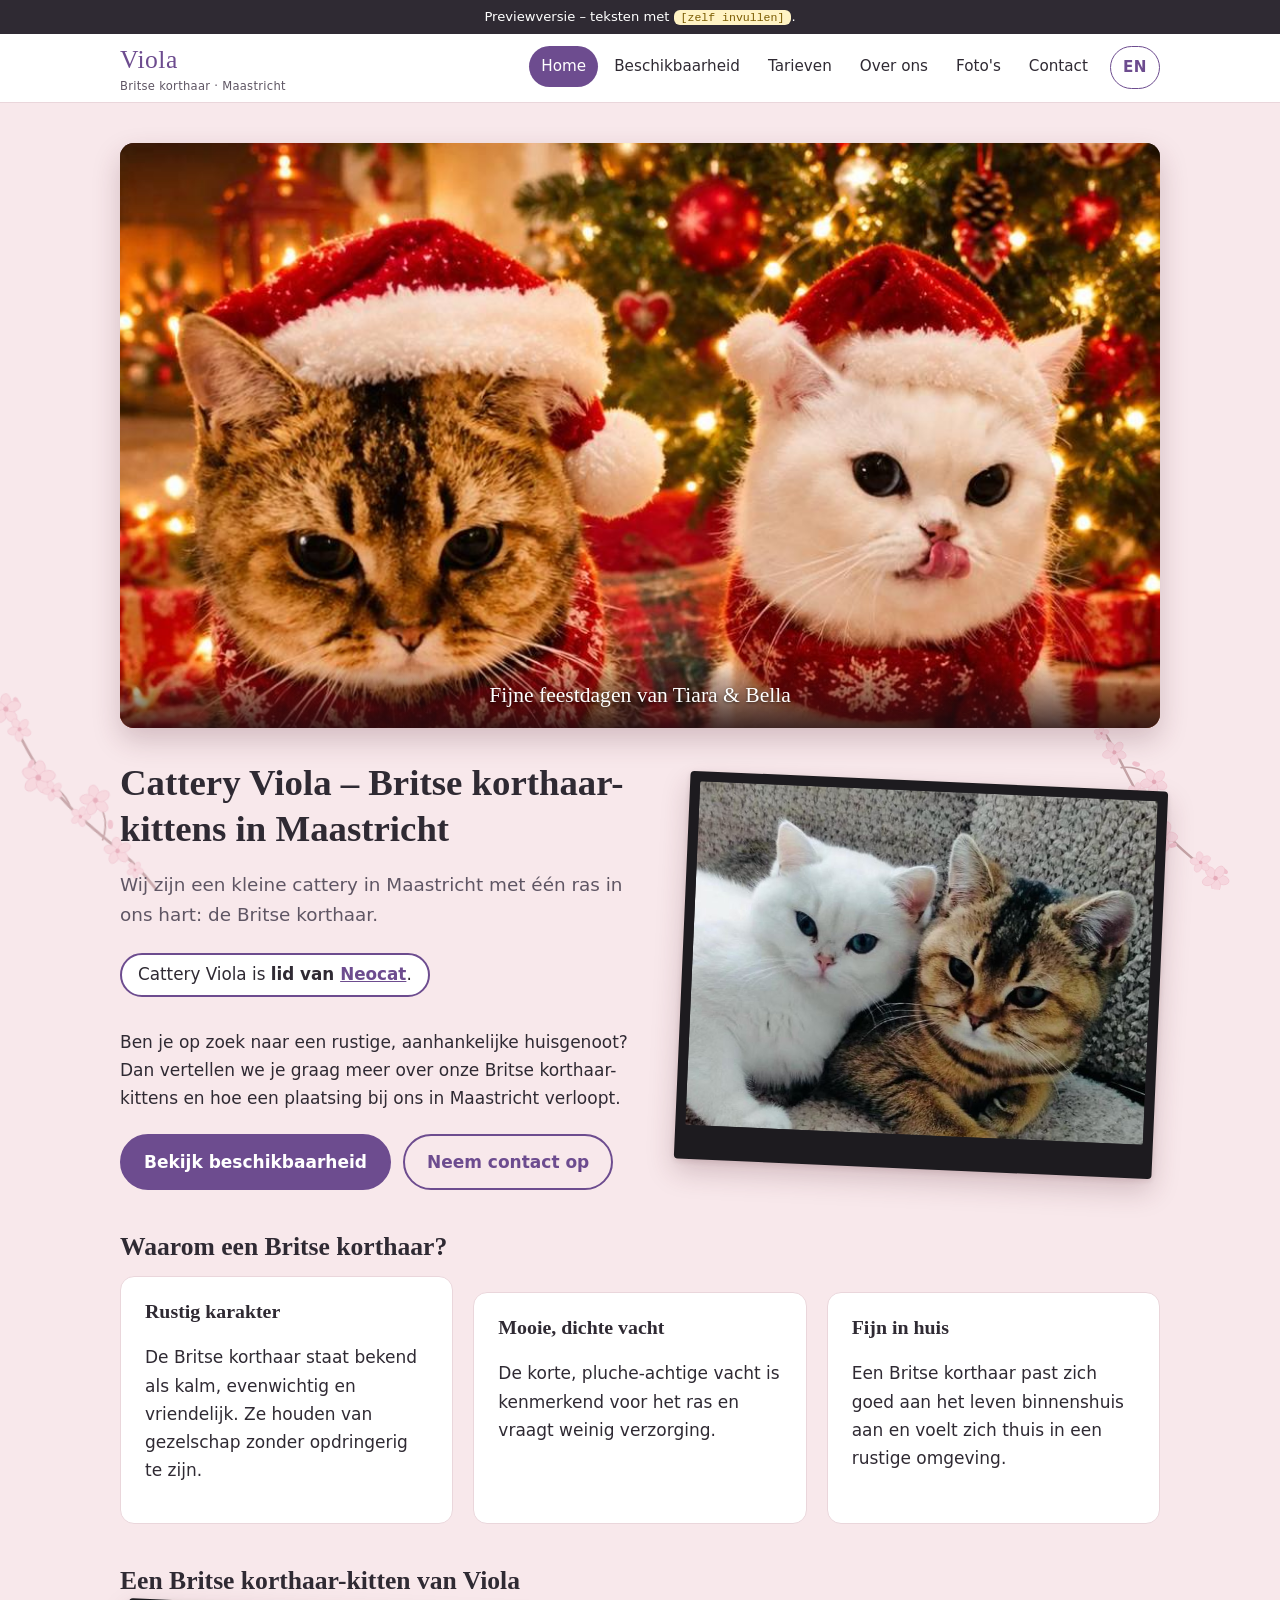
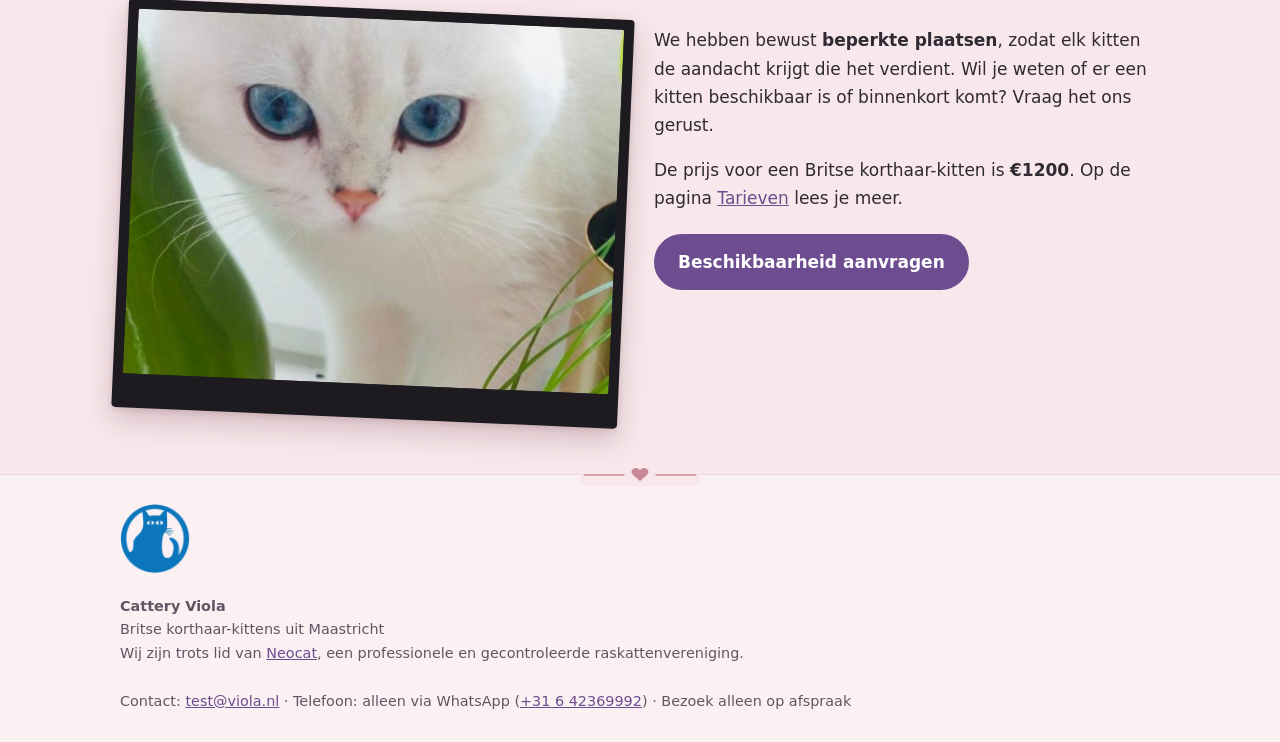
<file: index.html>
<!doctype html>
<html lang="nl">
<head>
<meta charset="utf-8">
<meta name="viewport" content="width=device-width,initial-scale=1">
<title>Cattery Viola – Britse korthaar-kittens in Maastricht</title>
<meta name="description" content="Cattery Viola is een kleine fokkerij van Britse korthaar-kittens in Maastricht. Lees over het ras, de plaatsing en vraag beschikbaarheid aan.">
<link rel="canonical" href="https://warroc0.github.io/viola-cattery/">
<link rel="alternate" hreflang="nl" href="https://warroc0.github.io/viola-cattery/">
<link rel="alternate" hreflang="en" href="https://warroc0.github.io/viola-cattery/en/">
<link rel="alternate" hreflang="x-default" href="https://warroc0.github.io/viola-cattery/">
<meta property="og:type" content="website">
<meta property="og:site_name" content="Cattery Viola">
<meta property="og:title" content="Cattery Viola – Britse korthaar-kittens in Maastricht">
<meta property="og:description" content="Cattery Viola is een kleine fokkerij van Britse korthaar-kittens in Maastricht. Lees over het ras, de plaatsing en vraag beschikbaarheid aan.">
<meta property="og:url" content="https://warroc0.github.io/viola-cattery/">
<meta property="og:locale" content="nl_NL">
<meta property="og:image" content="https://warroc0.github.io/viola-cattery/images/viola-01.jpg">
<link rel="icon" href="data:image/svg+xml,<svg xmlns='http://www.w3.org/2000/svg' viewBox='0 0 100 100'><text y='.9em' font-size='90'>🐾</text></svg>">
<link rel="stylesheet" href="css/style.css">
<script type="application/ld+json">{"@context": "https://schema.org", "@type": "Organization", "name": "Cattery Viola", "url": "https://warroc0.github.io/viola-cattery/", "inLanguage": "nl", "description": "Britse korthaar-kittens uit Maastricht", "email": "test@viola.nl", "telephone": "+31642369992", "foundingDate": "2026-05", "address": {"@type": "PostalAddress", "addressLocality": "Maastricht", "addressRegion": "Limburg", "addressCountry": "NL"}, "memberOf": {"@type": "Organization", "name": "Neocat", "url": "https://www.neocat.nl/"}, "logo": "https://warroc0.github.io/viola-cattery/images/viola-01-sm.jpg"}</script>
</head>
<body>
<a class="skip" href="#inhoud">Naar de inhoud</a>
<div class="preview-bar">Previewversie – teksten met <span class="fill">[zelf invullen]</span>.</div>
<header class="site"><div class="wrap">
<a class="brand" href="index.html">Viola<small>Britse korthaar · Maastricht</small></a>
<button class="menu-toggle" aria-expanded="false" aria-controls="hoofdmenu" onclick="var n=document.getElementById('hoofdmenu');n.classList.toggle('open');this.setAttribute('aria-expanded',n.classList.contains('open'))">Menu</button>
<nav id="hoofdmenu" aria-label="Hoofdmenu"><ul><li><a href="index.html" aria-current="page">Home</a></li><li><a href="beschikbaarheid.html">Beschikbaarheid</a></li><li><a href="tarieven.html">Tarieven</a></li><li><a href="over-ons.html">Over ons</a></li><li><a href="fotos.html">Foto&#39;s</a></li><li><a href="contact.html">Contact</a></li><li class="lang"><a href="en/index.html" hreflang="en" lang="en" title="English version">EN</a></li></ul></nav>
</div></header>
<main id="inhoud"><div class="wrap">

<!-- KERSTBANNER start (tijdelijk; verwijder dit blok + CSS-sectie KERSTBANNER + images/seizoen/) -->
<section class="kerstbanner" aria-label="Fijne feestdagen van Tiara &amp; Bella">
<figure><img src="images/seizoen/kerst-tiara-bella-sm.jpg" srcset="images/seizoen/kerst-tiara-bella-sm.jpg 640w, images/seizoen/kerst-tiara-bella.jpg 1000w" sizes="(max-width:1080px) 100vw, 1040px" alt="Kerstillustratie: Tiara en Bella met kerstmutsen bij een kerstboom" width="1000" height="1321" loading="eager" fetchpriority="high" decoding="async"><figcaption>Fijne feestdagen van Tiara &amp; Bella</figcaption></figure>
</section>
<!-- KERSTBANNER eind -->

<section class="hero">
<div>
<h1>Cattery Viola – Britse korthaar-kittens in Maastricht</h1>
<p class="lead">Wij zijn een kleine cattery in Maastricht met één ras in ons hart: de Britse korthaar.</p>
<p class="member">Cattery Viola is <strong>lid van <a href="https://www.neocat.nl/" target="_blank" rel="noopener">Neocat</a></strong>.</p>
<p>Ben je op zoek naar een rustige, aanhankelijke huisgenoot? Dan vertellen we je graag meer over onze Britse korthaar-kittens en hoe een plaatsing bij ons in Maastricht verloopt.</p>
<div class="btns"><a class="btn" href="beschikbaarheid.html">Bekijk beschikbaarheid</a><a class="btn alt" href="contact.html">Neem contact op</a></div>
</div>
<figure class="photo"><img src="images/viola-01-sm.jpg" srcset="images/viola-01-sm.jpg 640w, images/viola-01.jpg 926w" sizes="(max-width:640px) 92vw, (max-width:1080px) 45vw, 480px" alt="Twee Britse korthaar-kittens van Cattery Viola, een witte en een goudgestreepte, knuffelen samen op een grijze bank" width="926" height="1000" loading="eager"></figure>
</section>

<section>
<h2>Waarom een Britse korthaar?</h2>
<div class="grid3">
<div class="card"><h3>Rustig karakter</h3><p>De Britse korthaar staat bekend als kalm, evenwichtig en vriendelijk. Ze houden van gezelschap zonder opdringerig te zijn.</p></div>
<div class="card"><h3>Mooie, dichte vacht</h3><p>De korte, pluche-achtige vacht is kenmerkend voor het ras en vraagt weinig verzorging.</p></div>
<div class="card"><h3>Fijn in huis</h3><p>Een Britse korthaar past zich goed aan het leven binnenshuis aan en voelt zich thuis in een rustige omgeving.</p></div>
</div>
</section>

<section>
<h2>Een Britse korthaar-kitten van Viola</h2>
<div class="grid2">
<figure class="photo"><img src="images/viola-06-sm.jpg" srcset="images/viola-06-sm.jpg 640w, images/viola-06.jpg 825w" sizes="(max-width:640px) 92vw, (max-width:1080px) 45vw, 480px" alt="Onze witte Britse korthaar met blauwe ogen, van dichtbij tussen de planten" width="825" height="1400" loading="lazy"></figure>
<div>
<p>We hebben bewust <strong>beperkte plaatsen</strong>, zodat elk kitten de aandacht krijgt die het verdient. Wil je weten of er een kitten beschikbaar is of binnenkort komt? Vraag het ons gerust.</p>
<p>De prijs voor een Britse korthaar-kitten is <strong>€1200</strong>. Op de pagina <a href="tarieven.html">Tarieven</a> lees je meer.</p>
<div class="btns"><a class="btn" href="beschikbaarheid.html">Beschikbaarheid aanvragen</a></div>
</div>
</div>
</section>

</div></main>
<footer class="site"><div class="wrap">
<a class="neocat-logo" href="https://www.neocat.nl/" target="_blank" rel="noopener"><img src="images/neocat-logo.png" alt="Neocat logo" width="72" height="72" loading="lazy"></a>
<div class="cols">
<div><strong>Cattery Viola</strong><br>Britse korthaar-kittens uit Maastricht<br>Wij zijn trots lid van <a href="https://www.neocat.nl/" target="_blank" rel="noopener">Neocat</a>, een professionele en gecontroleerde raskattenvereniging.</div>
<div>Contact: <a href="mailto:test@viola.nl">test@viola.nl</a> · Telefoon: alleen via WhatsApp (<a href="https://wa.me/31642369992">+31 6 42369992</a>) · Bezoek alleen op afspraak</div>
</div>
</div></footer>
</body>
</html>
</file>
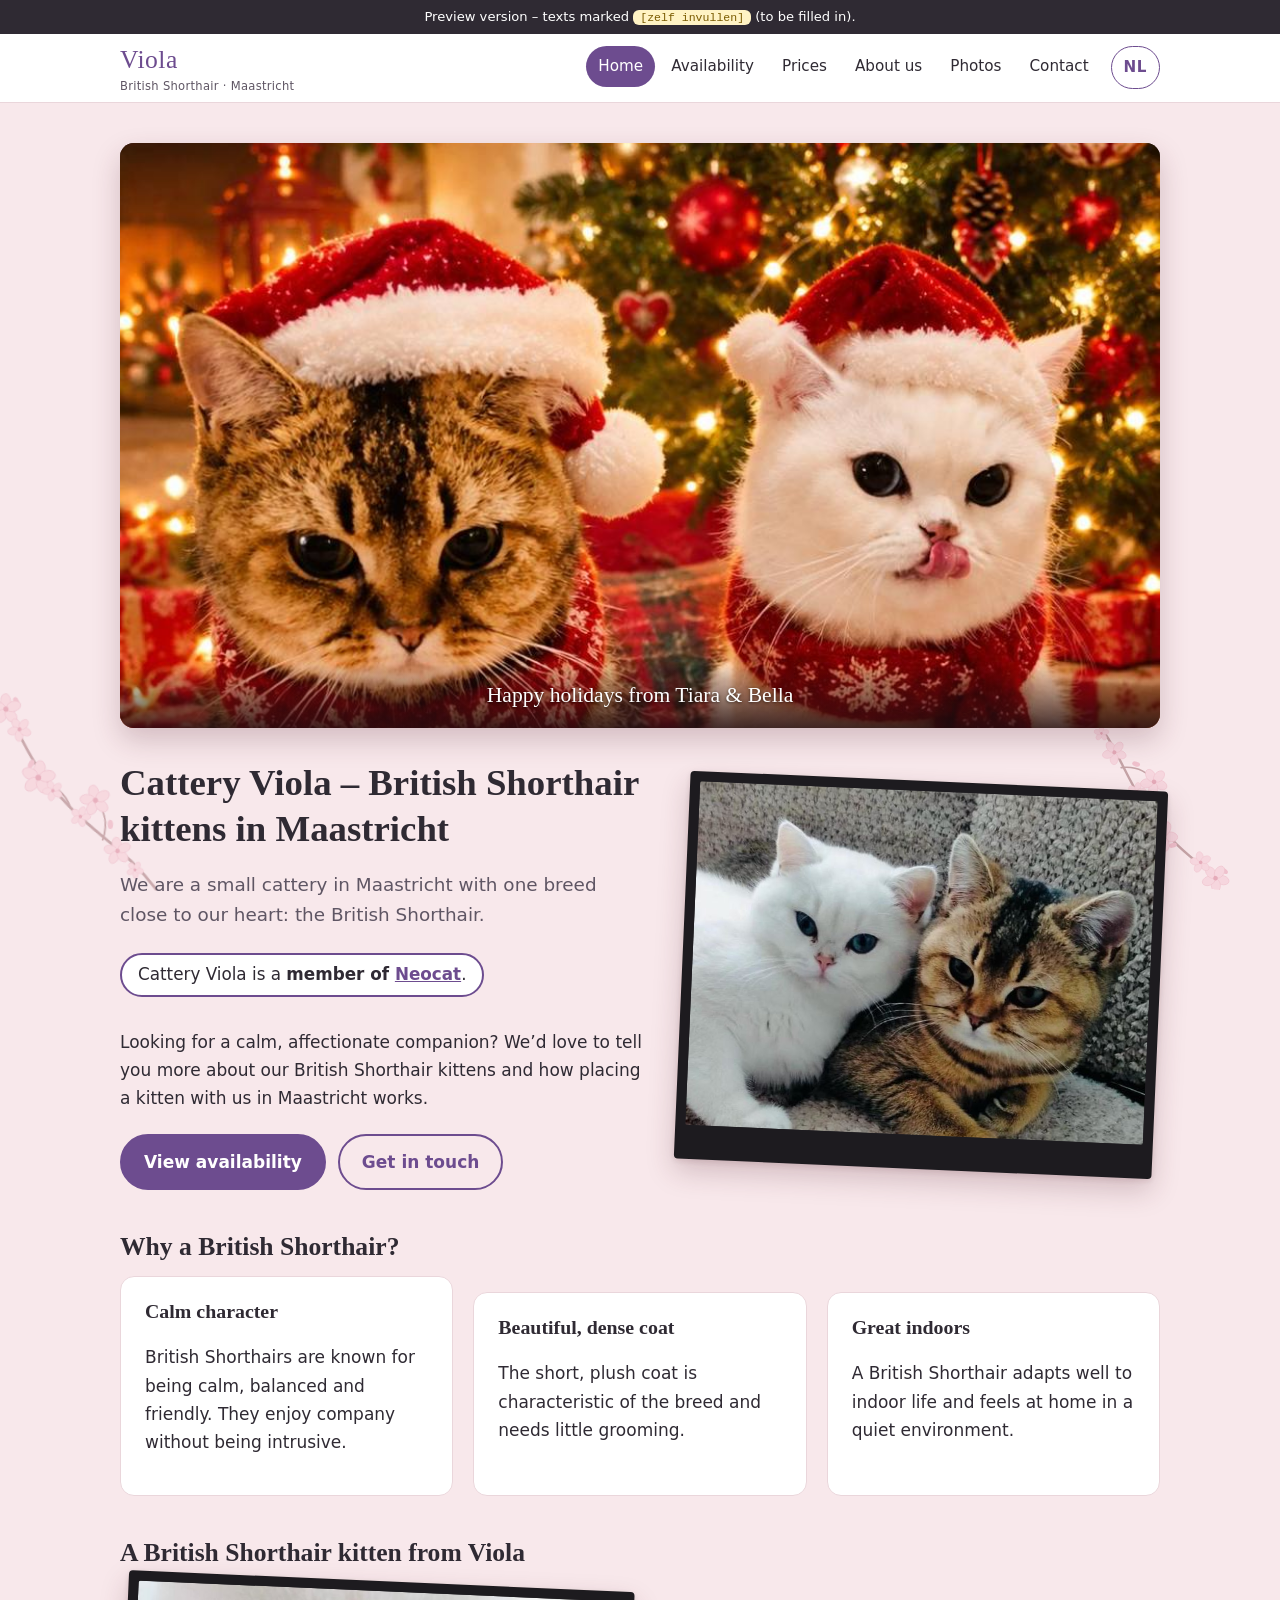
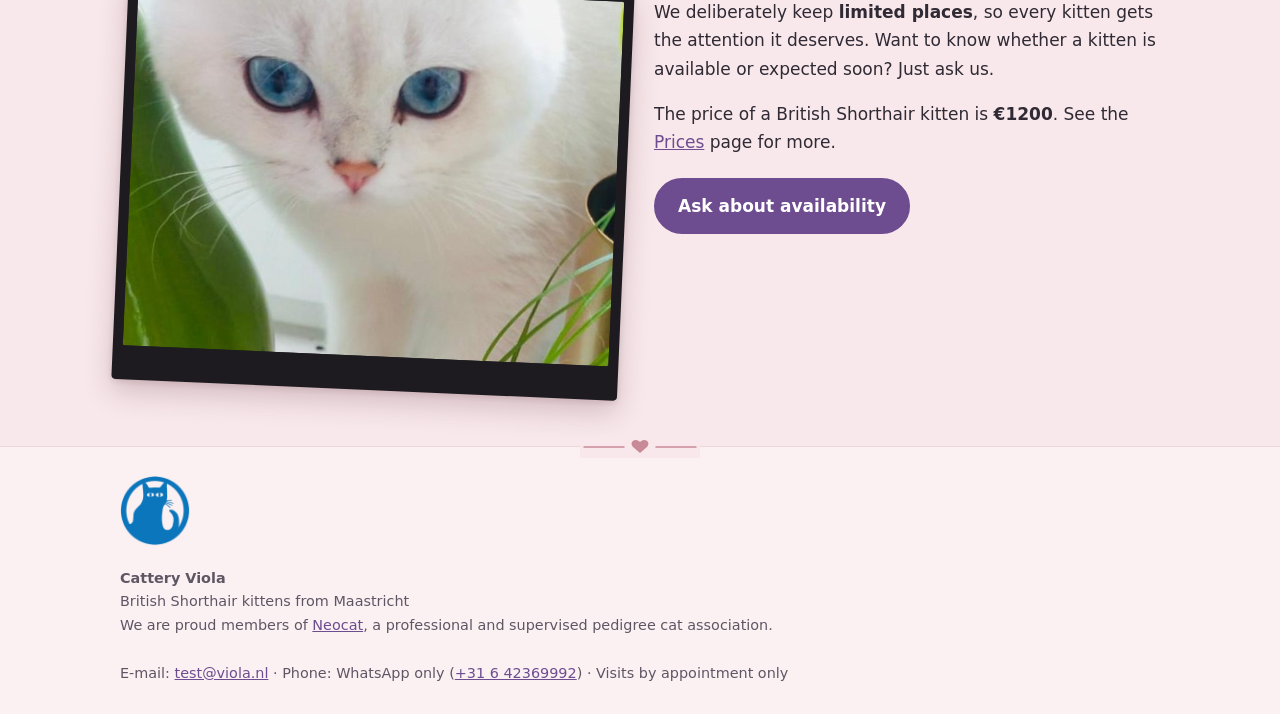
<file: en/index.html>
<!doctype html>
<html lang="en">
<head>
<meta charset="utf-8">
<meta name="viewport" content="width=device-width,initial-scale=1">
<title>Cattery Viola – British Shorthair kittens in Maastricht</title>
<meta name="description" content="Cattery Viola is a small breeder of British Shorthair kittens in Maastricht, the Netherlands. Read about the breed and the adoption process, and ask about availability.">
<link rel="canonical" href="https://warroc0.github.io/viola-cattery/en/">
<link rel="alternate" hreflang="nl" href="https://warroc0.github.io/viola-cattery/">
<link rel="alternate" hreflang="en" href="https://warroc0.github.io/viola-cattery/en/">
<link rel="alternate" hreflang="x-default" href="https://warroc0.github.io/viola-cattery/">
<meta property="og:type" content="website">
<meta property="og:site_name" content="Cattery Viola">
<meta property="og:title" content="Cattery Viola – British Shorthair kittens in Maastricht">
<meta property="og:description" content="Cattery Viola is a small breeder of British Shorthair kittens in Maastricht, the Netherlands. Read about the breed and the adoption process, and ask about availability.">
<meta property="og:url" content="https://warroc0.github.io/viola-cattery/en/">
<meta property="og:locale" content="en_GB">
<meta property="og:image" content="https://warroc0.github.io/viola-cattery/images/viola-01.jpg">
<link rel="icon" href="data:image/svg+xml,<svg xmlns='http://www.w3.org/2000/svg' viewBox='0 0 100 100'><text y='.9em' font-size='90'>🐾</text></svg>">
<link rel="stylesheet" href="../css/style.css">
<script type="application/ld+json">{"@context": "https://schema.org", "@type": "Organization", "name": "Cattery Viola", "url": "https://warroc0.github.io/viola-cattery/en/", "inLanguage": "en", "description": "British Shorthair kittens from Maastricht", "email": "test@viola.nl", "telephone": "+31642369992", "foundingDate": "2026-05", "address": {"@type": "PostalAddress", "addressLocality": "Maastricht", "addressRegion": "Limburg", "addressCountry": "NL"}, "memberOf": {"@type": "Organization", "name": "Neocat", "url": "https://www.neocat.nl/"}, "logo": "https://warroc0.github.io/viola-cattery/images/viola-01-sm.jpg"}</script>
</head>
<body>
<a class="skip" href="#inhoud">Skip to content</a>
<div class="preview-bar">Preview version – texts marked <span class="fill">[zelf invullen]</span> (to be filled in).</div>
<header class="site"><div class="wrap">
<a class="brand" href="index.html">Viola<small>British Shorthair · Maastricht</small></a>
<button class="menu-toggle" aria-expanded="false" aria-controls="hoofdmenu" onclick="var n=document.getElementById('hoofdmenu');n.classList.toggle('open');this.setAttribute('aria-expanded',n.classList.contains('open'))">Menu</button>
<nav id="hoofdmenu" aria-label="Main menu"><ul><li><a href="index.html" aria-current="page">Home</a></li><li><a href="availability.html">Availability</a></li><li><a href="rates.html">Prices</a></li><li><a href="about.html">About us</a></li><li><a href="photos.html">Photos</a></li><li><a href="contact.html">Contact</a></li><li class="lang"><a href="../index.html" hreflang="nl" lang="nl" title="Nederlandse versie">NL</a></li></ul></nav>
</div></header>
<main id="inhoud"><div class="wrap">

<!-- KERSTBANNER start (tijdelijk; verwijder dit blok + CSS-sectie KERSTBANNER + images/seizoen/) -->
<section class="kerstbanner" aria-label="Happy holidays from Tiara &amp; Bella">
<figure><img src="../images/seizoen/kerst-tiara-bella-sm.jpg" srcset="../images/seizoen/kerst-tiara-bella-sm.jpg 640w, ../images/seizoen/kerst-tiara-bella.jpg 1000w" sizes="(max-width:1080px) 100vw, 1040px" alt="Christmas illustration: Tiara and Bella in Santa hats by a Christmas tree" width="1000" height="1321" loading="eager" fetchpriority="high" decoding="async"><figcaption>Happy holidays from Tiara &amp; Bella</figcaption></figure>
</section>
<!-- KERSTBANNER eind -->

<section class="hero">
<div>
<h1>Cattery Viola – British Shorthair kittens in Maastricht</h1>
<p class="lead">We are a small cattery in Maastricht with one breed close to our heart: the British Shorthair.</p>
<p class="member">Cattery Viola is a <strong>member of <a href="https://www.neocat.nl/" target="_blank" rel="noopener">Neocat</a></strong>.</p>
<p>Looking for a calm, affectionate companion? We’d love to tell you more about our British Shorthair kittens and how placing a kitten with us in Maastricht works.</p>
<div class="btns"><a class="btn" href="availability.html">View availability</a><a class="btn alt" href="contact.html">Get in touch</a></div>
</div>
<figure class="photo"><img src="../images/viola-01-sm.jpg" srcset="../images/viola-01-sm.jpg 640w, ../images/viola-01.jpg 926w" sizes="(max-width:640px) 92vw, (max-width:1080px) 45vw, 480px" alt="Two Cattery Viola British Shorthair kittens, one white and one golden tabby, cuddling on a grey sofa" width="926" height="1000" loading="eager"></figure>
</section>

<section>
<h2>Why a British Shorthair?</h2>
<div class="grid3">
<div class="card"><h3>Calm character</h3><p>British Shorthairs are known for being calm, balanced and friendly. They enjoy company without being intrusive.</p></div>
<div class="card"><h3>Beautiful, dense coat</h3><p>The short, plush coat is characteristic of the breed and needs little grooming.</p></div>
<div class="card"><h3>Great indoors</h3><p>A British Shorthair adapts well to indoor life and feels at home in a quiet environment.</p></div>
</div>
</section>

<section>
<h2>A British Shorthair kitten from Viola</h2>
<div class="grid2">
<figure class="photo"><img src="../images/viola-06-sm.jpg" srcset="../images/viola-06-sm.jpg 640w, ../images/viola-06.jpg 825w" sizes="(max-width:640px) 92vw, (max-width:1080px) 45vw, 480px" alt="Our white British Shorthair with blue eyes, close up among the plants" width="825" height="1400" loading="lazy"></figure>
<div>
<p>We deliberately keep <strong>limited places</strong>, so every kitten gets the attention it deserves. Want to know whether a kitten is available or expected soon? Just ask us.</p>
<p>The price of a British Shorthair kitten is <strong>€1200</strong>. See the <a href="rates.html">Prices</a> page for more.</p>
<div class="btns"><a class="btn" href="availability.html">Ask about availability</a></div>
</div>
</div>
</section>

</div></main>
<footer class="site"><div class="wrap">
<a class="neocat-logo" href="https://www.neocat.nl/" target="_blank" rel="noopener"><img src="../images/neocat-logo.png" alt="Neocat logo" width="72" height="72" loading="lazy"></a>
<div class="cols">
<div><strong>Cattery Viola</strong><br>British Shorthair kittens from Maastricht<br>We are proud members of <a href="https://www.neocat.nl/" target="_blank" rel="noopener">Neocat</a>, a professional and supervised pedigree cat association.</div>
<div>E-mail: <a href="mailto:test@viola.nl">test@viola.nl</a> · Phone: WhatsApp only (<a href="https://wa.me/31642369992">+31 6 42369992</a>) · Visits by appointment only</div>
</div>
</div></footer>
</body>
</html>
</file>
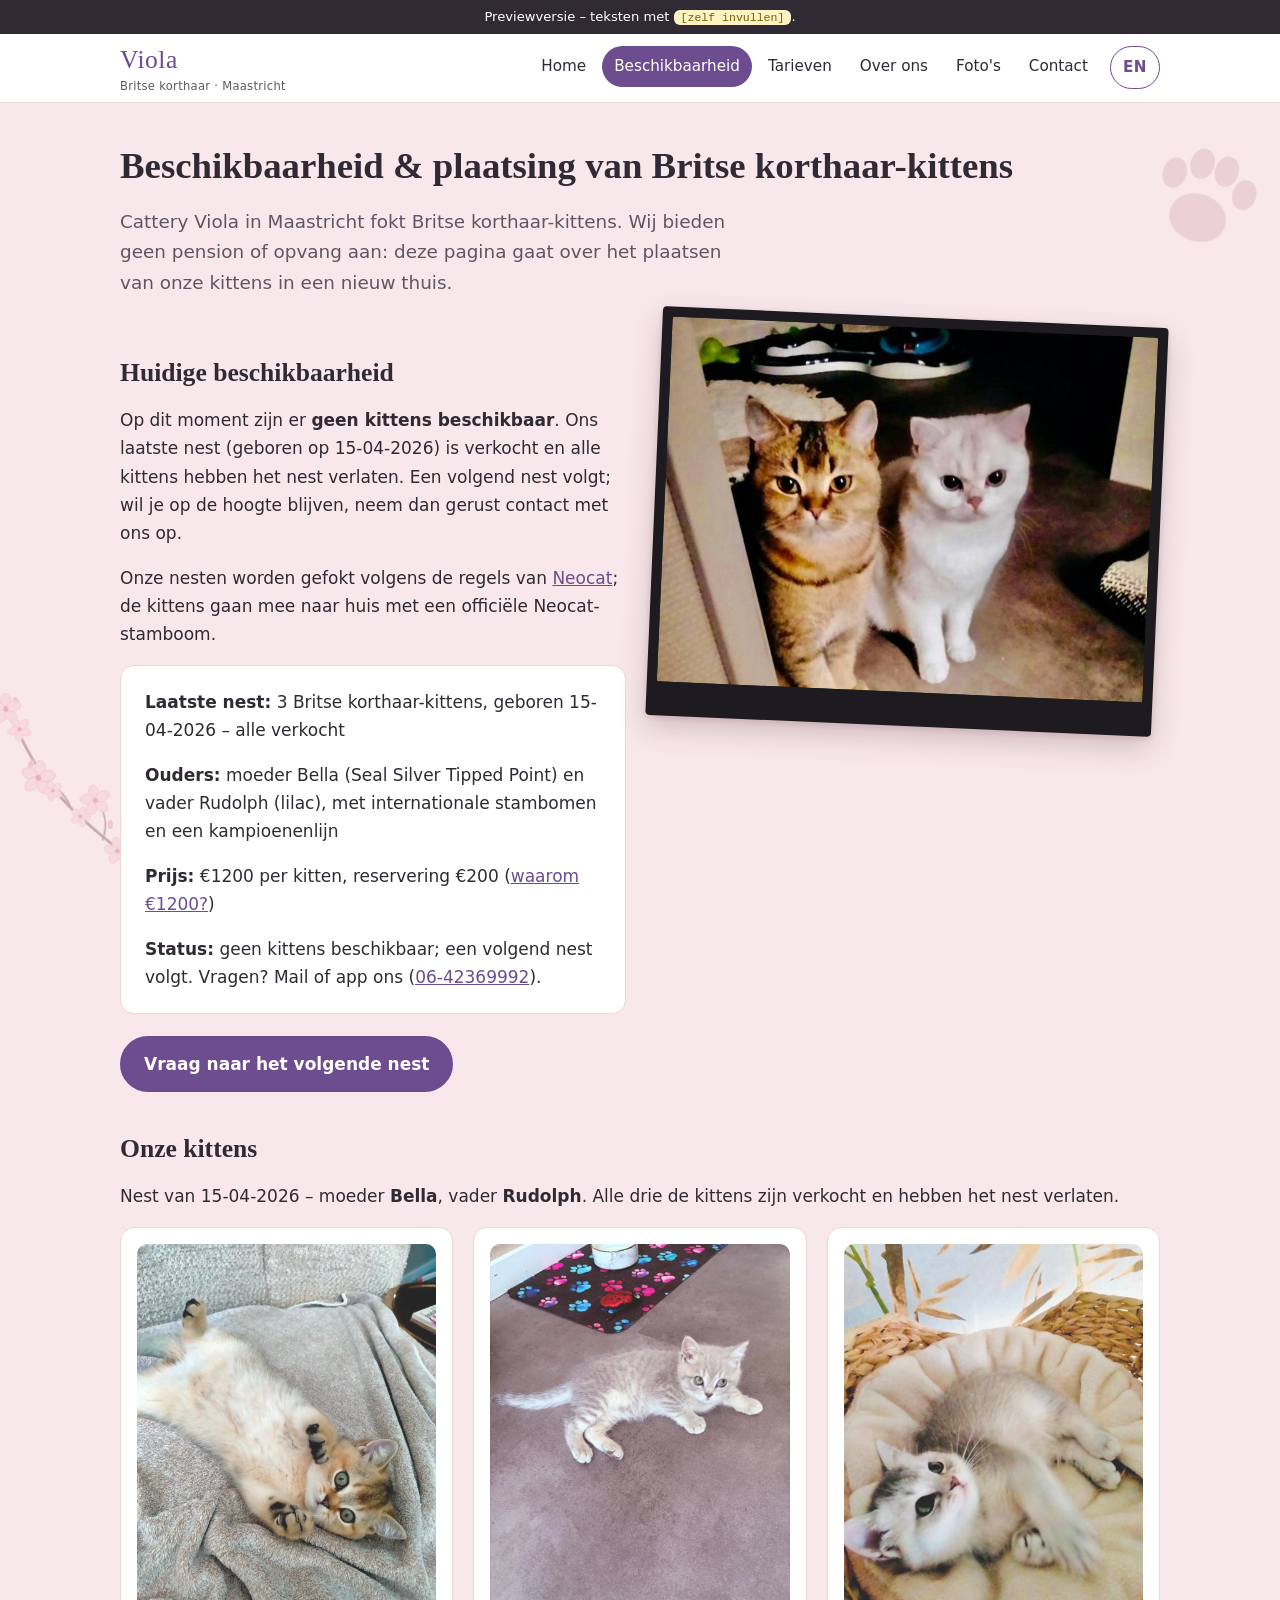
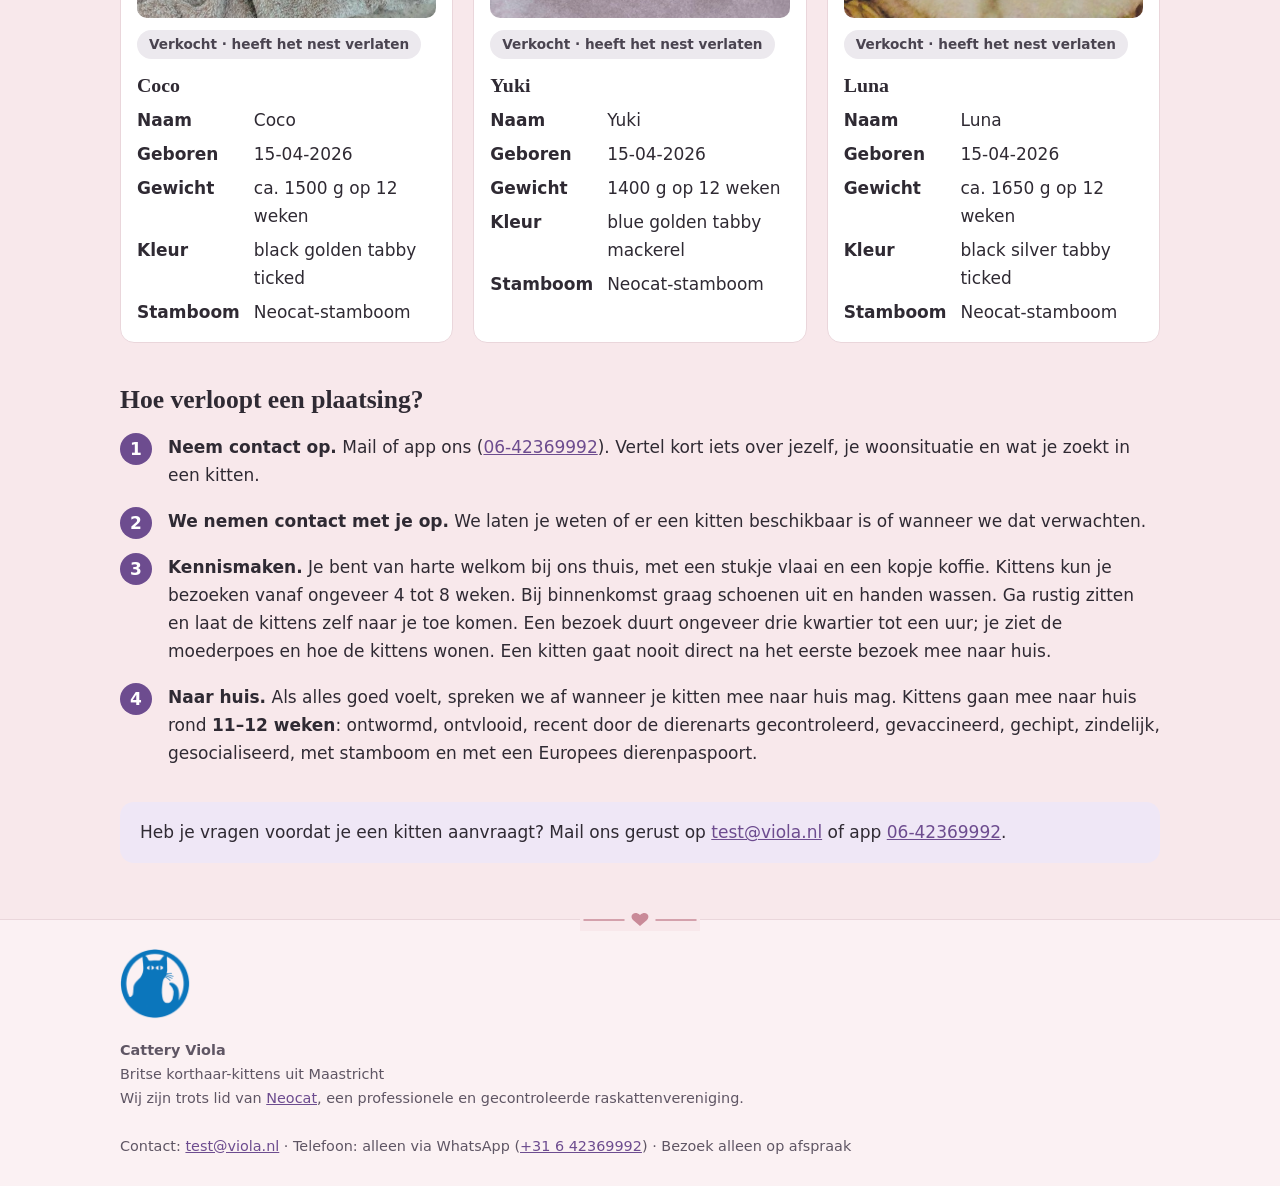
<file: beschikbaarheid.html>
<!doctype html>
<html lang="nl">
<head>
<meta charset="utf-8">
<meta name="viewport" content="width=device-width,initial-scale=1">
<title>Beschikbaarheid Britse korthaar-kittens | Cattery Viola Maastricht</title>
<meta name="description" content="Is er een Britse korthaar-kitten beschikbaar bij Cattery Viola in Maastricht? Lees hoe een plaatsing verloopt en vraag de actuele beschikbaarheid aan.">
<link rel="canonical" href="https://warroc0.github.io/viola-cattery/beschikbaarheid.html">
<link rel="alternate" hreflang="nl" href="https://warroc0.github.io/viola-cattery/beschikbaarheid.html">
<link rel="alternate" hreflang="en" href="https://warroc0.github.io/viola-cattery/en/availability.html">
<link rel="alternate" hreflang="x-default" href="https://warroc0.github.io/viola-cattery/beschikbaarheid.html">
<meta property="og:type" content="website">
<meta property="og:site_name" content="Cattery Viola">
<meta property="og:title" content="Beschikbaarheid Britse korthaar-kittens | Cattery Viola Maastricht">
<meta property="og:description" content="Is er een Britse korthaar-kitten beschikbaar bij Cattery Viola in Maastricht? Lees hoe een plaatsing verloopt en vraag de actuele beschikbaarheid aan.">
<meta property="og:url" content="https://warroc0.github.io/viola-cattery/beschikbaarheid.html">
<meta property="og:locale" content="nl_NL">
<meta property="og:image" content="https://warroc0.github.io/viola-cattery/images/viola-01.jpg">
<link rel="icon" href="data:image/svg+xml,<svg xmlns='http://www.w3.org/2000/svg' viewBox='0 0 100 100'><text y='.9em' font-size='90'>🐾</text></svg>">
<link rel="stylesheet" href="css/style.css">
</head>
<body>
<a class="skip" href="#inhoud">Naar de inhoud</a>
<div class="preview-bar">Previewversie – teksten met <span class="fill">[zelf invullen]</span>.</div>
<header class="site"><div class="wrap">
<a class="brand" href="index.html">Viola<small>Britse korthaar · Maastricht</small></a>
<button class="menu-toggle" aria-expanded="false" aria-controls="hoofdmenu" onclick="var n=document.getElementById('hoofdmenu');n.classList.toggle('open');this.setAttribute('aria-expanded',n.classList.contains('open'))">Menu</button>
<nav id="hoofdmenu" aria-label="Hoofdmenu"><ul><li><a href="index.html">Home</a></li><li><a href="beschikbaarheid.html" aria-current="page">Beschikbaarheid</a></li><li><a href="tarieven.html">Tarieven</a></li><li><a href="over-ons.html">Over ons</a></li><li><a href="fotos.html">Foto&#39;s</a></li><li><a href="contact.html">Contact</a></li><li class="lang"><a href="en/availability.html" hreflang="en" lang="en" title="English version">EN</a></li></ul></nav>
</div></header>
<main id="inhoud"><div class="wrap">

<h1>Beschikbaarheid &amp; plaatsing van Britse korthaar-kittens</h1>
<p class="lead">Cattery Viola in Maastricht fokt Britse korthaar-kittens. Wij bieden geen pension of opvang aan: deze pagina gaat over het plaatsen van onze kittens in een nieuw thuis.</p>

<div class="grid2">
<section>
<h2>Huidige beschikbaarheid</h2>
<p>Op dit moment zijn er <strong>geen kittens beschikbaar</strong>. Ons laatste nest (geboren op 15-04-2026) is verkocht en alle kittens hebben het nest verlaten. Een volgend nest volgt; wil je op de hoogte blijven, neem dan gerust contact met ons op.</p>
<p>Onze nesten worden gefokt volgens de regels van <a href="https://www.neocat.nl/" target="_blank" rel="noopener">Neocat</a>; de kittens gaan mee naar huis met een officiële Neocat-stamboom.</p>
<div class="card">
<p style="margin-top:0"><strong>Laatste nest:</strong> 3 Britse korthaar-kittens, geboren 15-04-2026 – alle verkocht</p>
<p><strong>Ouders:</strong> moeder Bella (Seal Silver Tipped Point) en vader Rudolph (lilac), met internationale stambomen en een kampioenenlijn</p>
<p><strong>Prijs:</strong> €1200 per kitten, reservering €200 (<a href="tarieven.html#waarom-1200">waarom €1200?</a>)</p>
<p style="margin-bottom:0"><strong>Status:</strong> geen kittens beschikbaar; een volgend nest volgt. Vragen? Mail of app ons (<a href="https://wa.me/31642369992">06-42369992</a>).</p>
</div>
<div class="btns"><a class="btn" href="mailto:test@viola.nl?subject=Volgend%20nest%20Britse%20korthaar-kittens">Vraag naar het volgende nest</a></div>
</section>
<figure class="photo"><img src="images/viola-05-sm.jpg" srcset="images/viola-05-sm.jpg 640w, images/viola-05.jpg 1028w" sizes="(max-width:640px) 92vw, (max-width:1080px) 45vw, 480px" alt="Een goudgestreepte en een witte Britse korthaar zitten naast elkaar op de vloer" width="1028" height="1035" loading="lazy"></figure>
</div>

<section id="kittens" class="kittens">
<h2>Onze kittens</h2>
<p>Nest van 15-04-2026 – moeder <strong>Bella</strong>, vader <strong>Rudolph</strong>. Alle drie de kittens zijn verkocht en hebben het nest verlaten.</p>
<!-- SJABLOON kittenkaart (kopieer per kitten; vul alleen bekende feiten in, anders "volgt"):
<article class="kitten-card">
<div class="kitten-photo placeholder" aria-hidden="true"><span>Foto volgt</span></div>
  of: <figure class="kitten-photo"><img src="images/....jpg" alt="..." width="..." height="..." loading="lazy"></figure>
<p class="badge">Verkocht · heeft het nest verlaten</p>  (alleen als verkocht; dan ook class="kitten-card sold")
<h3>Kitten N</h3>
<dl>
<dt>Naam</dt><dd class="tbd">volgt</dd>
<dt>Geboren</dt><dd>DD-MM-JJJJ</dd>
<dt>Gewicht</dt><dd class="tbd">volgt</dd>
<dt>Kleur</dt><dd class="tbd">volgt</dd>
<dt>Stamboom</dt><dd class="tbd">volgt</dd>
</dl>
</article>
-->
<div class="kitten-grid">
<article class="kitten-card sold">
<figure class="kitten-photo"><img src="images/coco-sm.jpg" srcset="images/coco-sm.jpg 480w, images/coco.jpg 960w" sizes="(max-width:640px) 92vw, 320px" alt="Coco, black golden tabby ticked Britse korthaar-kitten" width="960" height="1200" loading="lazy"></figure>
<p class="badge">Verkocht · heeft het nest verlaten</p>
<h3>Coco</h3>
<dl>
<dt>Naam</dt><dd>Coco</dd>
<dt>Geboren</dt><dd>15-04-2026</dd>
<dt>Gewicht</dt><dd>ca. 1500 g op 12 weken</dd>
<dt>Kleur</dt><dd lang="en">black golden tabby ticked</dd>
<dt>Stamboom</dt><dd>Neocat-stamboom</dd>
</dl>
</article>
<article class="kitten-card sold">
<figure class="kitten-photo"><img src="images/yuki-sm.jpg" srcset="images/yuki-sm.jpg 480w, images/yuki.jpg 960w" sizes="(max-width:640px) 92vw, 320px" alt="Yuki, blue golden tabby mackerel Britse korthaar-kitten" width="960" height="1200" loading="lazy"></figure>
<p class="badge">Verkocht · heeft het nest verlaten</p>
<h3>Yuki</h3>
<dl>
<dt>Naam</dt><dd>Yuki</dd>
<dt>Geboren</dt><dd>15-04-2026</dd>
<dt>Gewicht</dt><dd>1400 g op 12 weken</dd>
<dt>Kleur</dt><dd lang="en">blue golden tabby mackerel</dd>
<dt>Stamboom</dt><dd>Neocat-stamboom</dd>
</dl>
</article>
<article class="kitten-card sold">
<figure class="kitten-photo"><img src="images/luna-sm.jpg" srcset="images/luna-sm.jpg 480w, images/luna.jpg 960w" sizes="(max-width:640px) 92vw, 320px" alt="Luna, black silver tabby ticked Britse korthaar-kitten" width="960" height="1200" loading="lazy"></figure>
<p class="badge">Verkocht · heeft het nest verlaten</p>
<h3>Luna</h3>
<dl>
<dt>Naam</dt><dd>Luna</dd>
<dt>Geboren</dt><dd>15-04-2026</dd>
<dt>Gewicht</dt><dd>ca. 1650 g op 12 weken</dd>
<dt>Kleur</dt><dd lang="en">black silver tabby ticked</dd>
<dt>Stamboom</dt><dd>Neocat-stamboom</dd>
</dl>
</article>
</div>
</section>

<section>
<h2>Hoe verloopt een plaatsing?</h2>
<ol class="steps">
<li><strong>Neem contact op.</strong> Mail of app ons (<a href="https://wa.me/31642369992">06-42369992</a>). Vertel kort iets over jezelf, je woonsituatie en wat je zoekt in een kitten.</li>
<li><strong>We nemen contact met je op.</strong> We laten je weten of er een kitten beschikbaar is of wanneer we dat verwachten.</li>
<li><strong>Kennismaken.</strong> Je bent van harte welkom bij ons thuis, met een stukje vlaai en een kopje koffie. Kittens kun je bezoeken vanaf ongeveer 4 tot 8 weken. Bij binnenkomst graag schoenen uit en handen wassen. Ga rustig zitten en laat de kittens zelf naar je toe komen. Een bezoek duurt ongeveer drie kwartier tot een uur; je ziet de moederpoes en hoe de kittens wonen. Een kitten gaat nooit direct na het eerste bezoek mee naar huis.</li>
<li><strong>Naar huis.</strong> Als alles goed voelt, spreken we af wanneer je kitten mee naar huis mag. Kittens gaan mee naar huis rond <strong>11–12 weken</strong>: ontwormd, ontvlooid, recent door de dierenarts gecontroleerd, gevaccineerd, gechipt, zindelijk, gesocialiseerd, met stamboom en met een Europees dierenpaspoort.</li>
</ol>
</section>

<div class="note">Heb je vragen voordat je een kitten aanvraagt? Mail ons gerust op <a href="mailto:test@viola.nl">test@viola.nl</a> of app <a href="https://wa.me/31642369992">06-42369992</a>.</div>

</div></main>
<footer class="site"><div class="wrap">
<a class="neocat-logo" href="https://www.neocat.nl/" target="_blank" rel="noopener"><img src="images/neocat-logo.png" alt="Neocat logo" width="72" height="72" loading="lazy"></a>
<div class="cols">
<div><strong>Cattery Viola</strong><br>Britse korthaar-kittens uit Maastricht<br>Wij zijn trots lid van <a href="https://www.neocat.nl/" target="_blank" rel="noopener">Neocat</a>, een professionele en gecontroleerde raskattenvereniging.</div>
<div>Contact: <a href="mailto:test@viola.nl">test@viola.nl</a> · Telefoon: alleen via WhatsApp (<a href="https://wa.me/31642369992">+31 6 42369992</a>) · Bezoek alleen op afspraak</div>
</div>
</div></footer>
</body>
</html>
</file>
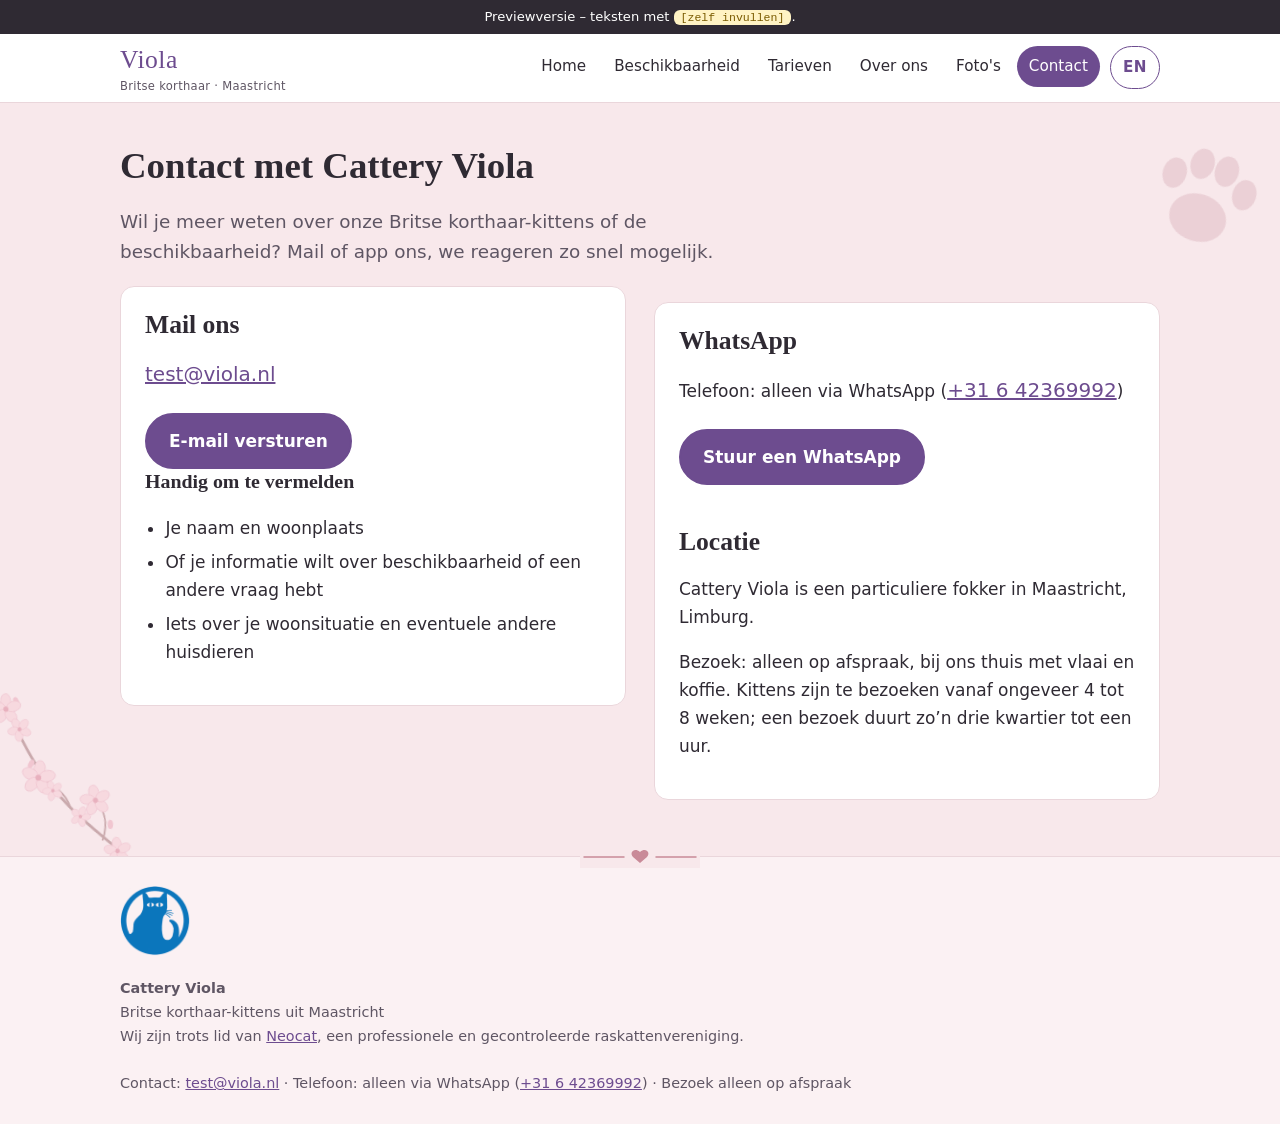
<file: contact.html>
<!doctype html>
<html lang="nl">
<head>
<meta charset="utf-8">
<meta name="viewport" content="width=device-width,initial-scale=1">
<title>Contact | Cattery Viola – Britse korthaar-kittens Maastricht</title>
<meta name="description" content="Neem contact op met Cattery Viola in Maastricht via test@viola.nl voor vragen over Britse korthaar-kittens en beschikbaarheid.">
<link rel="canonical" href="https://warroc0.github.io/viola-cattery/contact.html">
<link rel="alternate" hreflang="nl" href="https://warroc0.github.io/viola-cattery/contact.html">
<link rel="alternate" hreflang="en" href="https://warroc0.github.io/viola-cattery/en/contact.html">
<link rel="alternate" hreflang="x-default" href="https://warroc0.github.io/viola-cattery/contact.html">
<meta property="og:type" content="website">
<meta property="og:site_name" content="Cattery Viola">
<meta property="og:title" content="Contact | Cattery Viola – Britse korthaar-kittens Maastricht">
<meta property="og:description" content="Neem contact op met Cattery Viola in Maastricht via test@viola.nl voor vragen over Britse korthaar-kittens en beschikbaarheid.">
<meta property="og:url" content="https://warroc0.github.io/viola-cattery/contact.html">
<meta property="og:locale" content="nl_NL">
<meta property="og:image" content="https://warroc0.github.io/viola-cattery/images/viola-01.jpg">
<link rel="icon" href="data:image/svg+xml,<svg xmlns='http://www.w3.org/2000/svg' viewBox='0 0 100 100'><text y='.9em' font-size='90'>🐾</text></svg>">
<link rel="stylesheet" href="css/style.css">
</head>
<body>
<a class="skip" href="#inhoud">Naar de inhoud</a>
<div class="preview-bar">Previewversie – teksten met <span class="fill">[zelf invullen]</span>.</div>
<header class="site"><div class="wrap">
<a class="brand" href="index.html">Viola<small>Britse korthaar · Maastricht</small></a>
<button class="menu-toggle" aria-expanded="false" aria-controls="hoofdmenu" onclick="var n=document.getElementById('hoofdmenu');n.classList.toggle('open');this.setAttribute('aria-expanded',n.classList.contains('open'))">Menu</button>
<nav id="hoofdmenu" aria-label="Hoofdmenu"><ul><li><a href="index.html">Home</a></li><li><a href="beschikbaarheid.html">Beschikbaarheid</a></li><li><a href="tarieven.html">Tarieven</a></li><li><a href="over-ons.html">Over ons</a></li><li><a href="fotos.html">Foto&#39;s</a></li><li><a href="contact.html" aria-current="page">Contact</a></li><li class="lang"><a href="en/contact.html" hreflang="en" lang="en" title="English version">EN</a></li></ul></nav>
</div></header>
<main id="inhoud"><div class="wrap">

<h1>Contact met Cattery Viola</h1>
<p class="lead">Wil je meer weten over onze Britse korthaar-kittens of de beschikbaarheid? Mail of app ons, we reageren zo snel mogelijk.</p>
<div class="grid2">
<section class="card">
<h2 style="margin-top:0">Mail ons</h2>
<p><a href="mailto:test@viola.nl" style="font-size:1.25rem">test@viola.nl</a></p>
<div class="btns"><a class="btn" href="mailto:test@viola.nl?subject=Vraag%20over%20een%20Britse%20korthaar-kitten">E-mail versturen</a></div>
<h3>Handig om te vermelden</h3>
<ul class="check">
<li>Je naam en woonplaats</li>
<li>Of je informatie wilt over beschikbaarheid of een andere vraag hebt</li>
<li>Iets over je woonsituatie en eventuele andere huisdieren</li>
</ul>
</section>
<section class="card">
<h2 style="margin-top:0">WhatsApp</h2>
<p>Telefoon: alleen via WhatsApp (<a href="https://wa.me/31642369992" style="font-size:1.25rem">+31 6 42369992</a>)</p>
<div class="btns"><a class="btn" href="https://wa.me/31642369992">Stuur een WhatsApp</a></div>
<h2>Locatie</h2>
<p>Cattery Viola is een particuliere fokker in Maastricht, Limburg.</p><p>Bezoek: alleen op afspraak, bij ons thuis met vlaai en koffie. Kittens zijn te bezoeken vanaf ongeveer 4 tot 8 weken; een bezoek duurt zo’n drie kwartier tot een uur.</p>
</section>
</div>

</div></main>
<footer class="site"><div class="wrap">
<a class="neocat-logo" href="https://www.neocat.nl/" target="_blank" rel="noopener"><img src="images/neocat-logo.png" alt="Neocat logo" width="72" height="72" loading="lazy"></a>
<div class="cols">
<div><strong>Cattery Viola</strong><br>Britse korthaar-kittens uit Maastricht<br>Wij zijn trots lid van <a href="https://www.neocat.nl/" target="_blank" rel="noopener">Neocat</a>, een professionele en gecontroleerde raskattenvereniging.</div>
<div>Contact: <a href="mailto:test@viola.nl">test@viola.nl</a> · Telefoon: alleen via WhatsApp (<a href="https://wa.me/31642369992">+31 6 42369992</a>) · Bezoek alleen op afspraak</div>
</div>
</div></footer>
</body>
</html>
</file>
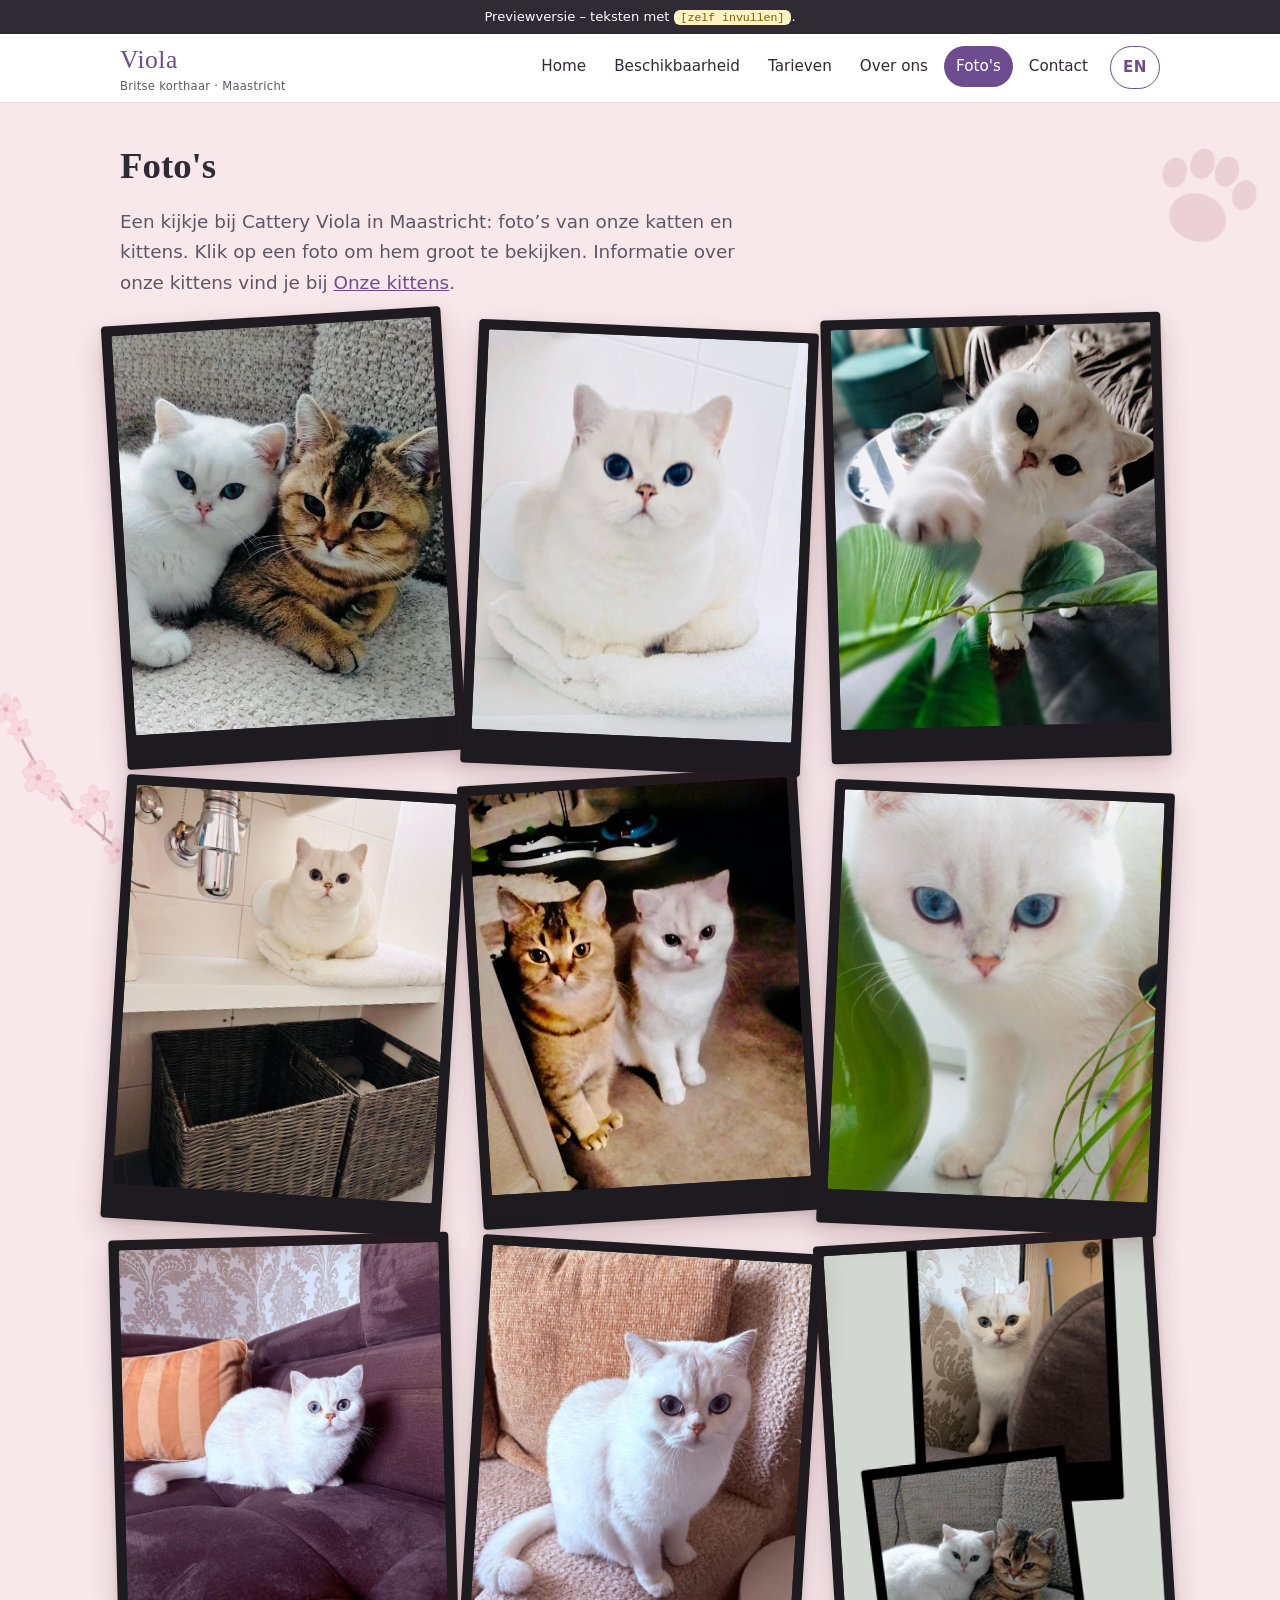
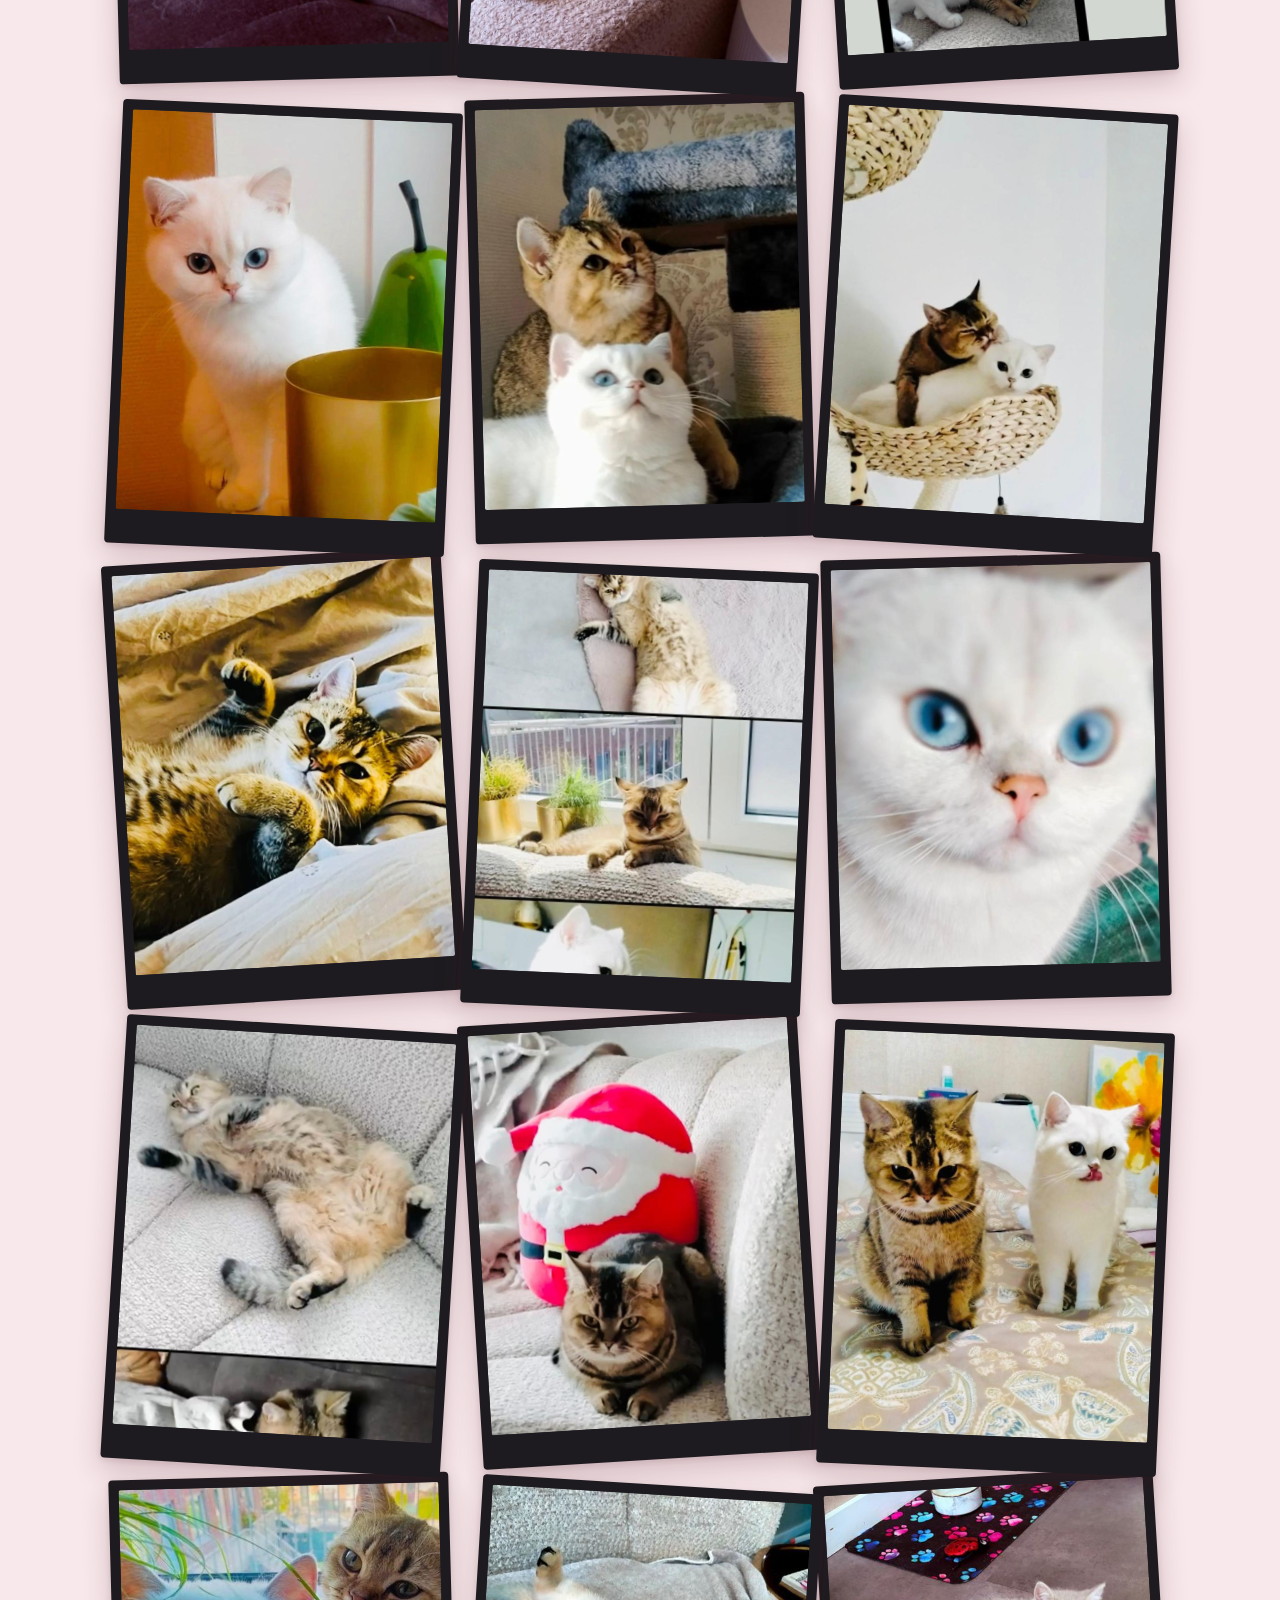
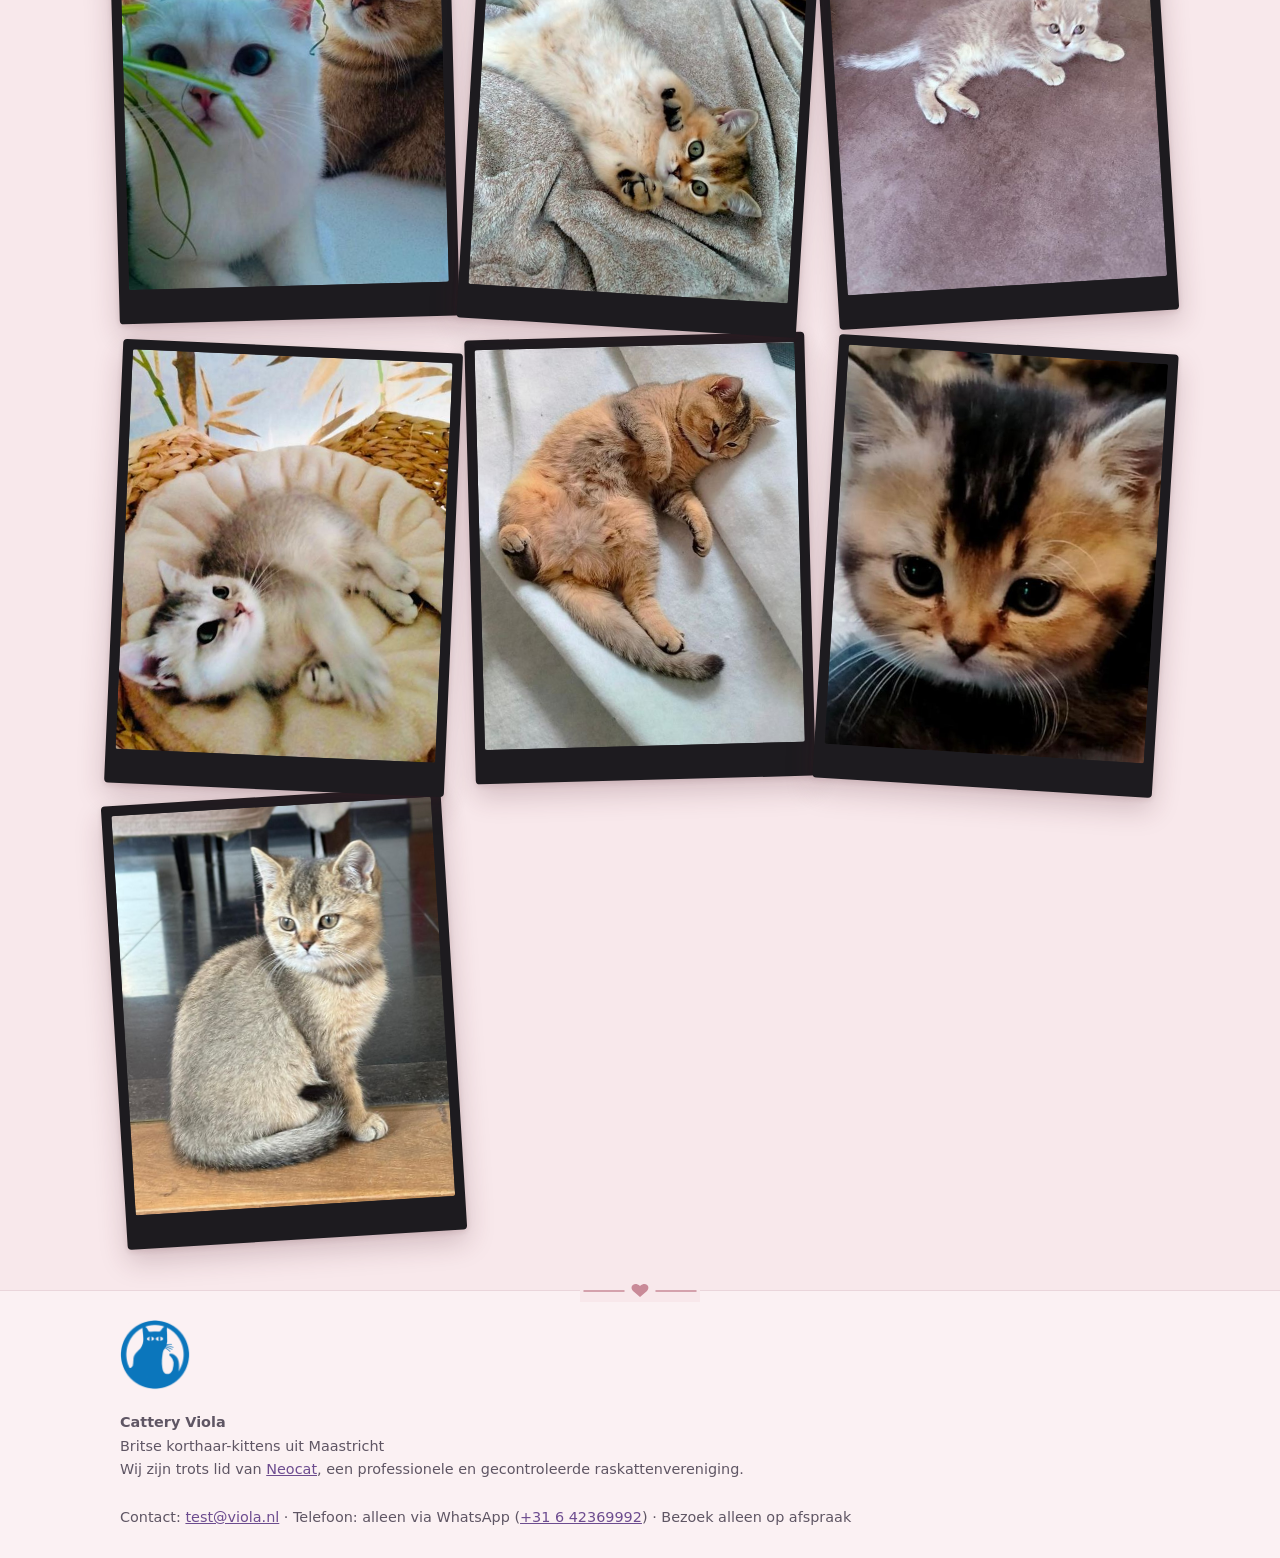
<file: fotos.html>
<!doctype html>
<html lang="nl">
<head>
<meta charset="utf-8">
<meta name="viewport" content="width=device-width,initial-scale=1">
<title>Foto's | Cattery Viola in Maastricht</title>
<meta name="description" content="Foto’s van onze katten en kittens bij Cattery Viola in Maastricht.">
<link rel="canonical" href="https://warroc0.github.io/viola-cattery/fotos.html">
<link rel="alternate" hreflang="nl" href="https://warroc0.github.io/viola-cattery/fotos.html">
<link rel="alternate" hreflang="en" href="https://warroc0.github.io/viola-cattery/en/photos.html">
<link rel="alternate" hreflang="x-default" href="https://warroc0.github.io/viola-cattery/fotos.html">
<meta property="og:type" content="website">
<meta property="og:site_name" content="Cattery Viola">
<meta property="og:title" content="Foto's | Cattery Viola in Maastricht">
<meta property="og:description" content="Foto’s van onze katten en kittens bij Cattery Viola in Maastricht.">
<meta property="og:url" content="https://warroc0.github.io/viola-cattery/fotos.html">
<meta property="og:locale" content="nl_NL">
<meta property="og:image" content="https://warroc0.github.io/viola-cattery/images/viola-01.jpg">
<link rel="icon" href="data:image/svg+xml,<svg xmlns='http://www.w3.org/2000/svg' viewBox='0 0 100 100'><text y='.9em' font-size='90'>🐾</text></svg>">
<link rel="stylesheet" href="css/style.css">
</head>
<body>
<a class="skip" href="#inhoud">Naar de inhoud</a>
<div class="preview-bar">Previewversie – teksten met <span class="fill">[zelf invullen]</span>.</div>
<header class="site"><div class="wrap">
<a class="brand" href="index.html">Viola<small>Britse korthaar · Maastricht</small></a>
<button class="menu-toggle" aria-expanded="false" aria-controls="hoofdmenu" onclick="var n=document.getElementById('hoofdmenu');n.classList.toggle('open');this.setAttribute('aria-expanded',n.classList.contains('open'))">Menu</button>
<nav id="hoofdmenu" aria-label="Hoofdmenu"><ul><li><a href="index.html">Home</a></li><li><a href="beschikbaarheid.html">Beschikbaarheid</a></li><li><a href="tarieven.html">Tarieven</a></li><li><a href="over-ons.html">Over ons</a></li><li><a href="fotos.html" aria-current="page">Foto&#39;s</a></li><li><a href="contact.html">Contact</a></li><li class="lang"><a href="en/photos.html" hreflang="en" lang="en" title="English version">EN</a></li></ul></nav>
</div></header>
<main id="inhoud"><div class="wrap">
<h1>Foto's</h1>
<p class="lead">Een kijkje bij Cattery Viola in Maastricht: foto’s van onze katten en kittens. Klik op een foto om hem groot te bekijken. Informatie over onze kittens vind je bij <a href="beschikbaarheid.html#kittens">Onze kittens</a>.</p>
<section class="gallery photo-page" aria-label="Foto's">
<div class="grid3">
<figure class="photo"><a class="lb-open" href="images/viola-01.jpg"><img src="images/viola-01-sm.jpg" srcset="images/viola-01-sm.jpg 640w, images/viola-01.jpg 926w" sizes="(max-width:640px) 92vw, (max-width:1080px) 45vw, 480px" alt="Twee Britse korthaar-kittens van Cattery Viola, een witte en een goudgestreepte, knuffelen samen op een grijze bank" width="926" height="1000" loading="lazy"></a></figure>
<figure class="photo"><a class="lb-open" href="images/viola-02.jpg"><img src="images/viola-02-sm.jpg" srcset="images/viola-02-sm.jpg 640w, images/viola-02.jpg 1079w" sizes="(max-width:640px) 92vw, (max-width:1080px) 45vw, 480px" alt="Witte Britse korthaar-kat met blauwe ogen zit op een witte handdoek" width="1079" height="1400" loading="lazy"></a></figure>
<figure class="photo"><a class="lb-open" href="images/viola-03.jpg"><img src="images/viola-03-sm.jpg" srcset="images/viola-03-sm.jpg 640w, images/viola-03.jpg 1145w" sizes="(max-width:640px) 92vw, (max-width:1080px) 45vw, 480px" alt="Witte Britse korthaar-kat steekt nieuwsgierig een pootje uit naar de camera tussen groene bladeren" width="1145" height="1400" loading="lazy"></a></figure>
<figure class="photo"><a class="lb-open" href="images/viola-04.jpg"><img src="images/viola-04-sm.jpg" srcset="images/viola-04-sm.jpg 640w, images/viola-04.jpg 1050w" sizes="(max-width:640px) 92vw, (max-width:1080px) 45vw, 480px" alt="Witte Britse korthaar-kat ligt ontspannen op een plank in de badkamer bij de handdoeken" width="1050" height="1400" loading="lazy"></a></figure>
<figure class="photo"><a class="lb-open" href="images/viola-05.jpg"><img src="images/viola-05-sm.jpg" srcset="images/viola-05-sm.jpg 640w, images/viola-05.jpg 1028w" sizes="(max-width:640px) 92vw, (max-width:1080px) 45vw, 480px" alt="Een goudgestreepte en een witte Britse korthaar zitten naast elkaar op de vloer" width="1028" height="1035" loading="lazy"></a></figure>
<figure class="photo"><a class="lb-open" href="images/viola-06.jpg"><img src="images/viola-06-sm.jpg" srcset="images/viola-06-sm.jpg 640w, images/viola-06.jpg 825w" sizes="(max-width:640px) 92vw, (max-width:1080px) 45vw, 480px" alt="Onze witte Britse korthaar met blauwe ogen, van dichtbij tussen de planten" width="825" height="1400" loading="lazy"></a></figure>
<figure class="photo"><a class="lb-open" href="images/viola-07.jpg"><img src="images/viola-07-sm.jpg" srcset="images/viola-07-sm.jpg 640w, images/viola-07.jpg 1050w" sizes="(max-width:640px) 92vw, (max-width:1080px) 45vw, 480px" alt="Witte Britse korthaar van Cattery Viola ligt op een donkere bank naast een oranje gestreept kussen" width="1050" height="1400" loading="lazy"></a></figure>
<figure class="photo"><a class="lb-open" href="images/viola-08.jpg"><img src="images/viola-08-sm.jpg" srcset="images/viola-08-sm.jpg 640w, images/viola-08.jpg 946w" sizes="(max-width:640px) 92vw, (max-width:1080px) 45vw, 480px" alt="Witte Britse korthaar van Cattery Viola zit op een beige bank en kijkt recht in de camera" width="946" height="1400" loading="lazy"></a></figure>
<figure class="photo"><a class="lb-open" href="images/viola-09.jpg"><img src="images/viola-09-sm.jpg" srcset="images/viola-09-sm.jpg 640w, images/viola-09.jpg 787w" sizes="(max-width:640px) 92vw, (max-width:1080px) 45vw, 480px" alt="Fotocollage van Cattery Viola: onze witte Britse korthaar en twee kittens, een witte en een goudgestreepte" width="787" height="1400" loading="lazy"></a></figure>
<figure class="photo"><a class="lb-open" href="images/viola-10.jpg"><img src="images/viola-10-sm.jpg" srcset="images/viola-10-sm.jpg 640w, images/viola-10.jpg 940w" sizes="(max-width:640px) 92vw, (max-width:1080px) 45vw, 480px" alt="Bella, witte poes met blauwe ogen bij een gouden pot" width="940" height="1400" loading="lazy"></a></figure>
<figure class="photo"><a class="lb-open" href="images/viola-11.jpg"><img src="images/viola-11-sm.jpg" srcset="images/viola-11-sm.jpg 640w, images/viola-11.jpg 801w" sizes="(max-width:640px) 92vw, (max-width:1080px) 45vw, 480px" alt="Bella en Tiara op de krabpaal: Tiara ligt boven, Bella zit ervoor" width="801" height="1400" loading="lazy"></a></figure>
<figure class="photo"><a class="lb-open" href="images/viola-12.jpg"><img src="images/viola-12-sm.jpg" srcset="images/viola-12-sm.jpg 640w, images/viola-12.jpg 1082w" sizes="(max-width:640px) 92vw, (max-width:1080px) 45vw, 480px" alt="Bella en Tiara knuffelen samen in een hangmand" width="1082" height="1400" loading="lazy"></a></figure>
<figure class="photo"><a class="lb-open" href="images/viola-13.jpg"><img src="images/viola-13-sm.jpg" srcset="images/viola-13-sm.jpg 640w, images/viola-13.jpg 1065w" sizes="(max-width:640px) 92vw, (max-width:1080px) 45vw, 480px" alt="Tiara, getijgerde Britse korthaar, ligt ontspannen op haar rug op bed" width="1065" height="1400" loading="lazy"></a></figure>
<figure class="photo"><a class="lb-open" href="images/viola-14.jpg"><img src="images/viola-14-sm.jpg" srcset="images/viola-14-sm.jpg 640w, images/viola-14.jpg 791w" sizes="(max-width:640px) 92vw, (max-width:1080px) 45vw, 480px" alt="Fotocollage van Bella en Tiara: Tiara op de bank en de vensterbank, Bella op bed" width="791" height="1400" loading="lazy"></a></figure>
<figure class="photo"><a class="lb-open" href="images/viola-15.jpg"><img src="images/viola-15-sm.jpg" srcset="images/viola-15-sm.jpg 640w, images/viola-15.jpg 800w" sizes="(max-width:640px) 92vw, (max-width:1080px) 45vw, 480px" alt="Witte kat met blauwe ogen kijkt omhoog in de camera" width="800" height="1400" loading="lazy"></a></figure>
<figure class="photo"><a class="lb-open" href="images/viola-16.jpg"><img src="images/viola-16-sm.jpg" srcset="images/viola-16-sm.jpg 640w, images/viola-16.jpg 797w" sizes="(max-width:640px) 92vw, (max-width:1080px) 45vw, 480px" alt="Fotocollage: Tiara, getijgerde Britse korthaar, rolt speels op haar rug op de bank" width="797" height="1400" loading="lazy"></a></figure>
<figure class="photo"><a class="lb-open" href="images/viola-17.jpg"><img src="images/viola-17-sm.jpg" srcset="images/viola-17-sm.jpg 640w, images/viola-17.jpg 877w" sizes="(max-width:640px) 92vw, (max-width:1080px) 45vw, 480px" alt="Tiara, getijgerde Britse korthaar, op de bank naast een kerstman-knuffel" width="877" height="1400" loading="lazy"></a></figure>
<figure class="photo"><a class="lb-open" href="images/viola-18.jpg"><img src="images/viola-18-sm.jpg" srcset="images/viola-18-sm.jpg 640w, images/viola-18.jpg 1061w" sizes="(max-width:640px) 92vw, (max-width:1080px) 45vw, 480px" alt="Tiara en een witte kat zitten naast elkaar op bed" width="1061" height="1400" loading="lazy"></a></figure>
<figure class="photo"><a class="lb-open" href="images/viola-19.jpg"><img src="images/viola-19-sm.jpg" srcset="images/viola-19-sm.jpg 640w, images/viola-19.jpg 1206w" sizes="(max-width:640px) 92vw, (max-width:1080px) 45vw, 480px" alt="Bella en Tiara bij het raam tussen de planten" width="1206" height="1054" loading="lazy"></a></figure>
<figure class="photo"><a class="lb-open" href="images/coco.jpg"><img src="images/coco-sm.jpg" srcset="images/coco-sm.jpg 480w, images/coco.jpg 960w" sizes="(max-width:640px) 92vw, (max-width:1080px) 45vw, 480px" alt="Coco, black golden tabby ticked Britse korthaar-kitten uit het nest van Bella en Rudolph" width="960" height="1200" loading="lazy"></a></figure>
<figure class="photo"><a class="lb-open" href="images/yuki.jpg"><img src="images/yuki-sm.jpg" srcset="images/yuki-sm.jpg 480w, images/yuki.jpg 960w" sizes="(max-width:640px) 92vw, (max-width:1080px) 45vw, 480px" alt="Yuki, blue golden tabby mackerel Britse korthaar-kitten uit het nest van Bella en Rudolph" width="960" height="1200" loading="lazy"></a></figure>
<figure class="photo"><a class="lb-open" href="images/luna.jpg"><img src="images/luna-sm.jpg" srcset="images/luna-sm.jpg 480w, images/luna.jpg 960w" sizes="(max-width:640px) 92vw, (max-width:1080px) 45vw, 480px" alt="Luna, black silver tabby ticked Britse korthaar-kitten uit het nest van Bella en Rudolph" width="960" height="1200" loading="lazy"></a></figure>
<figure class="photo"><a class="lb-open" href="images/viola-23.jpg"><img src="images/viola-23-sm.jpg" srcset="images/viola-23-sm.jpg 640w, images/viola-23.jpg 1083w" sizes="(max-width:640px) 92vw, (max-width:1080px) 45vw, 480px" alt="Tiara, Britse korthaar, liggend op een witte deken" width="1083" height="1128" loading="lazy"></a></figure>
<figure class="photo"><a class="lb-open" href="images/viola-24.jpg"><img src="images/viola-24-sm.jpg" srcset="images/viola-24-sm.jpg 640w, images/viola-24.jpg 1125w" sizes="(max-width:640px) 92vw, (max-width:1080px) 45vw, 480px" alt="Tiara, Britse korthaar, close-up van haar snoetje" width="1125" height="1224" loading="lazy"></a></figure>
<figure class="photo"><a class="lb-open" href="images/viola-25.jpg"><img src="images/viola-25-sm.jpg" srcset="images/viola-25-sm.jpg 640w, images/viola-25.jpg 1050w" sizes="(max-width:640px) 92vw, (max-width:1080px) 45vw, 480px" alt="Tiara, Britse korthaar, zittend op een houten vloer" width="1050" height="1400" loading="lazy"></a></figure>
</div>
</section>
</div></main>
<footer class="site"><div class="wrap">
<a class="neocat-logo" href="https://www.neocat.nl/" target="_blank" rel="noopener"><img src="images/neocat-logo.png" alt="Neocat logo" width="72" height="72" loading="lazy"></a>
<div class="cols">
<div><strong>Cattery Viola</strong><br>Britse korthaar-kittens uit Maastricht<br>Wij zijn trots lid van <a href="https://www.neocat.nl/" target="_blank" rel="noopener">Neocat</a>, een professionele en gecontroleerde raskattenvereniging.</div>
<div>Contact: <a href="mailto:test@viola.nl">test@viola.nl</a> · Telefoon: alleen via WhatsApp (<a href="https://wa.me/31642369992">+31 6 42369992</a>) · Bezoek alleen op afspraak</div>
</div>
</div></footer>
<script src="js/lightbox.js" defer></script>
</body>
</html>
</file>
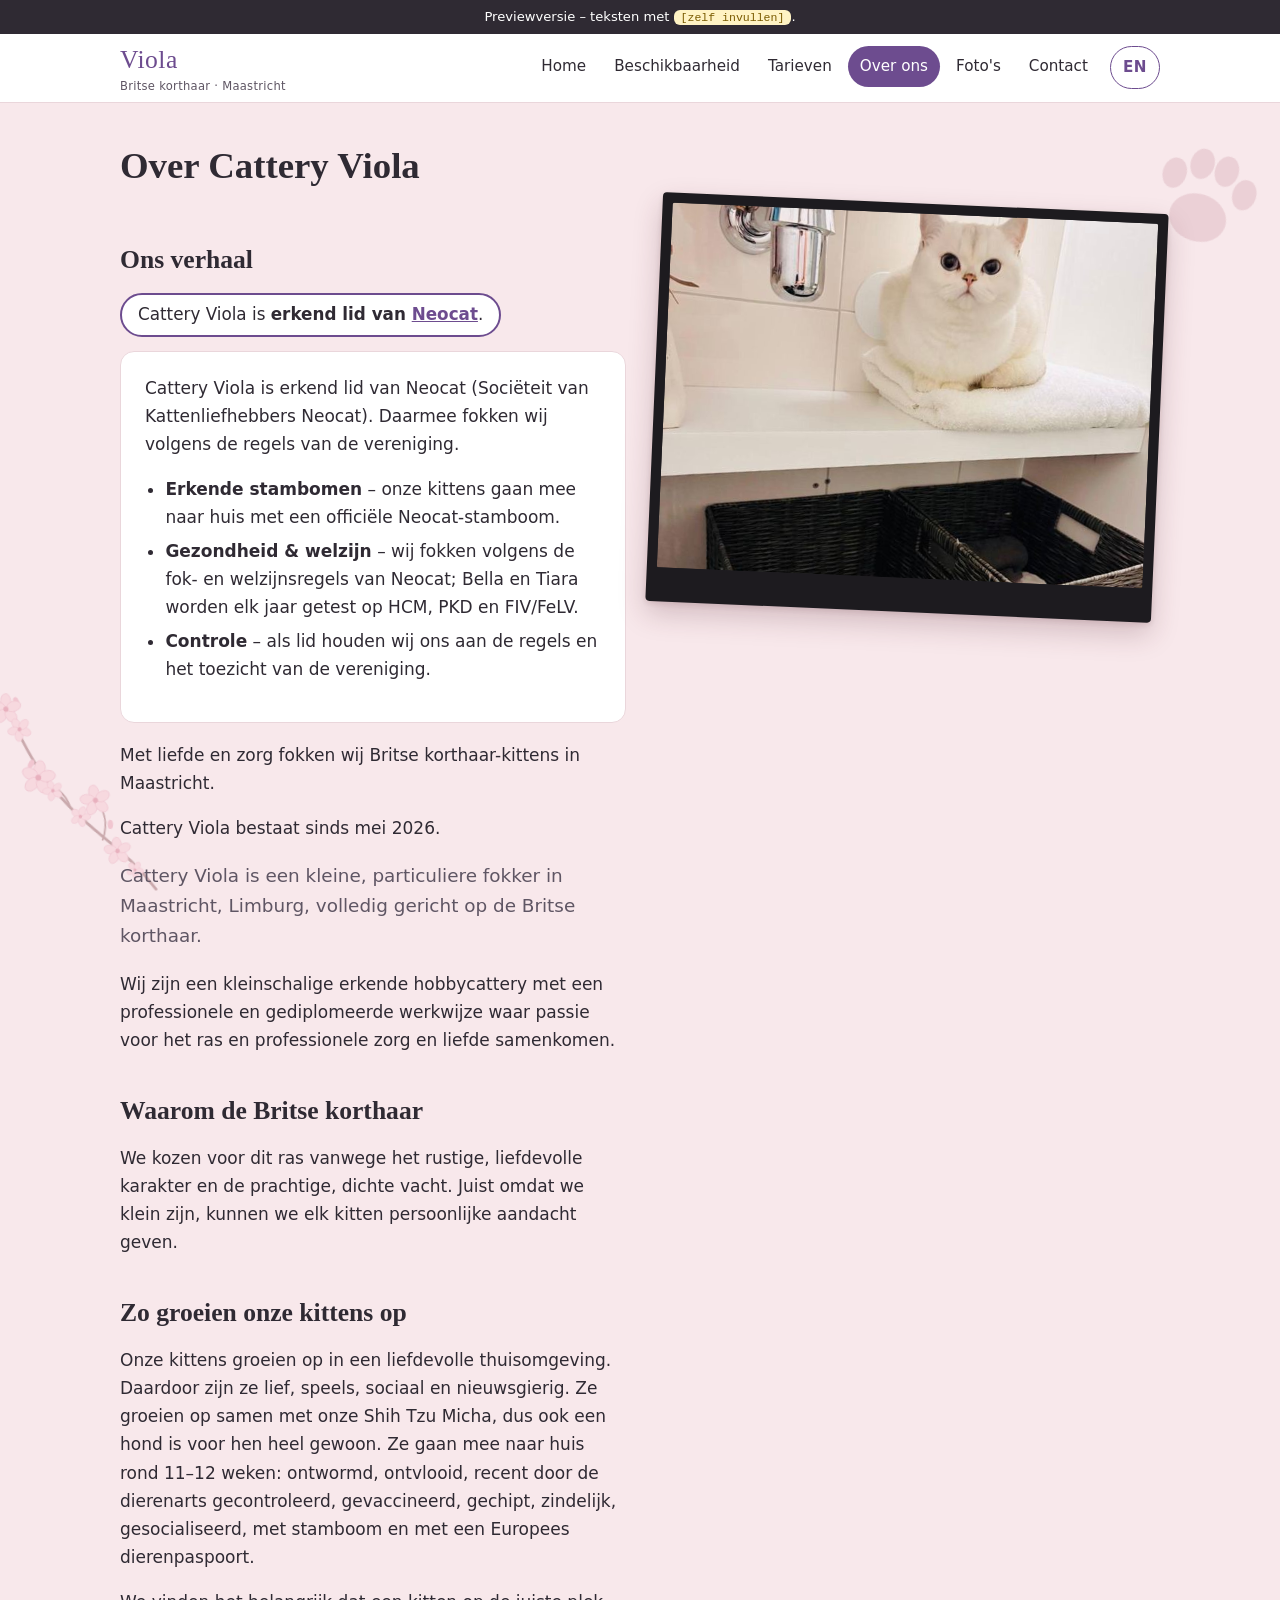
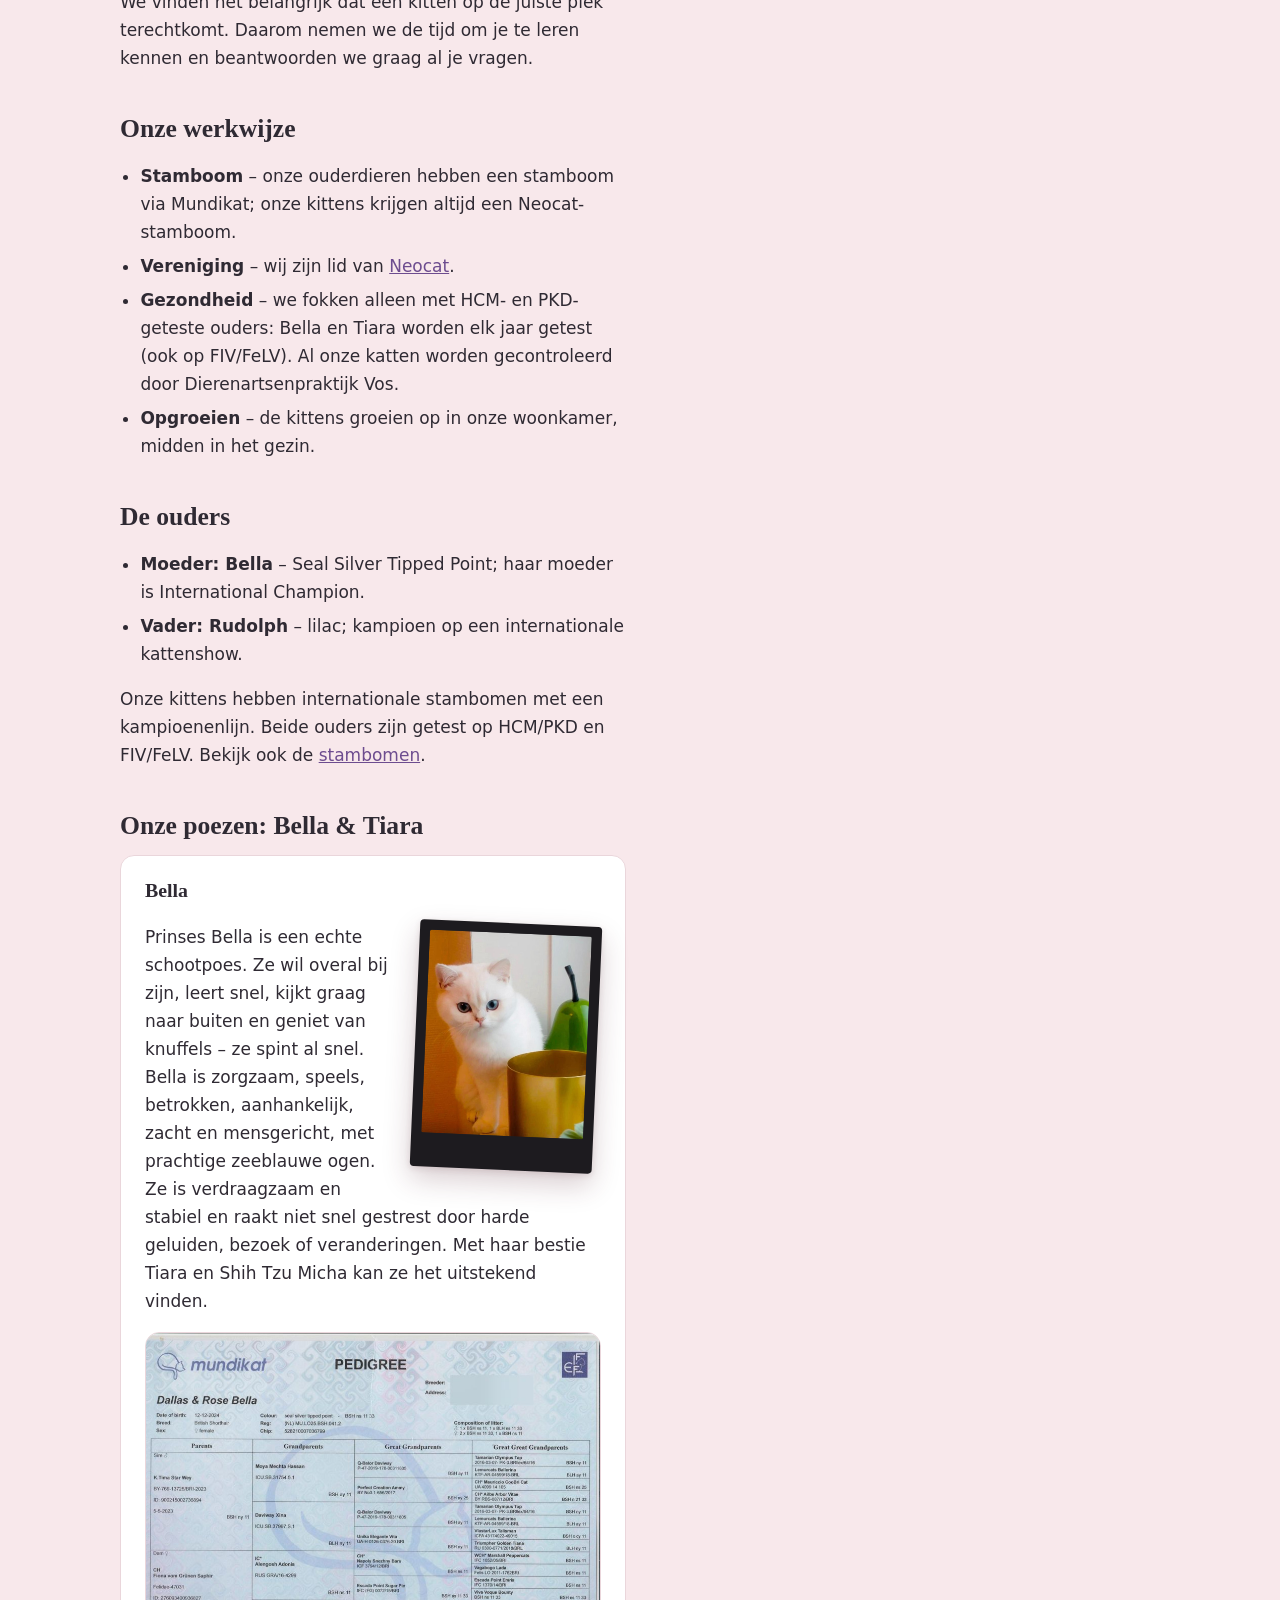
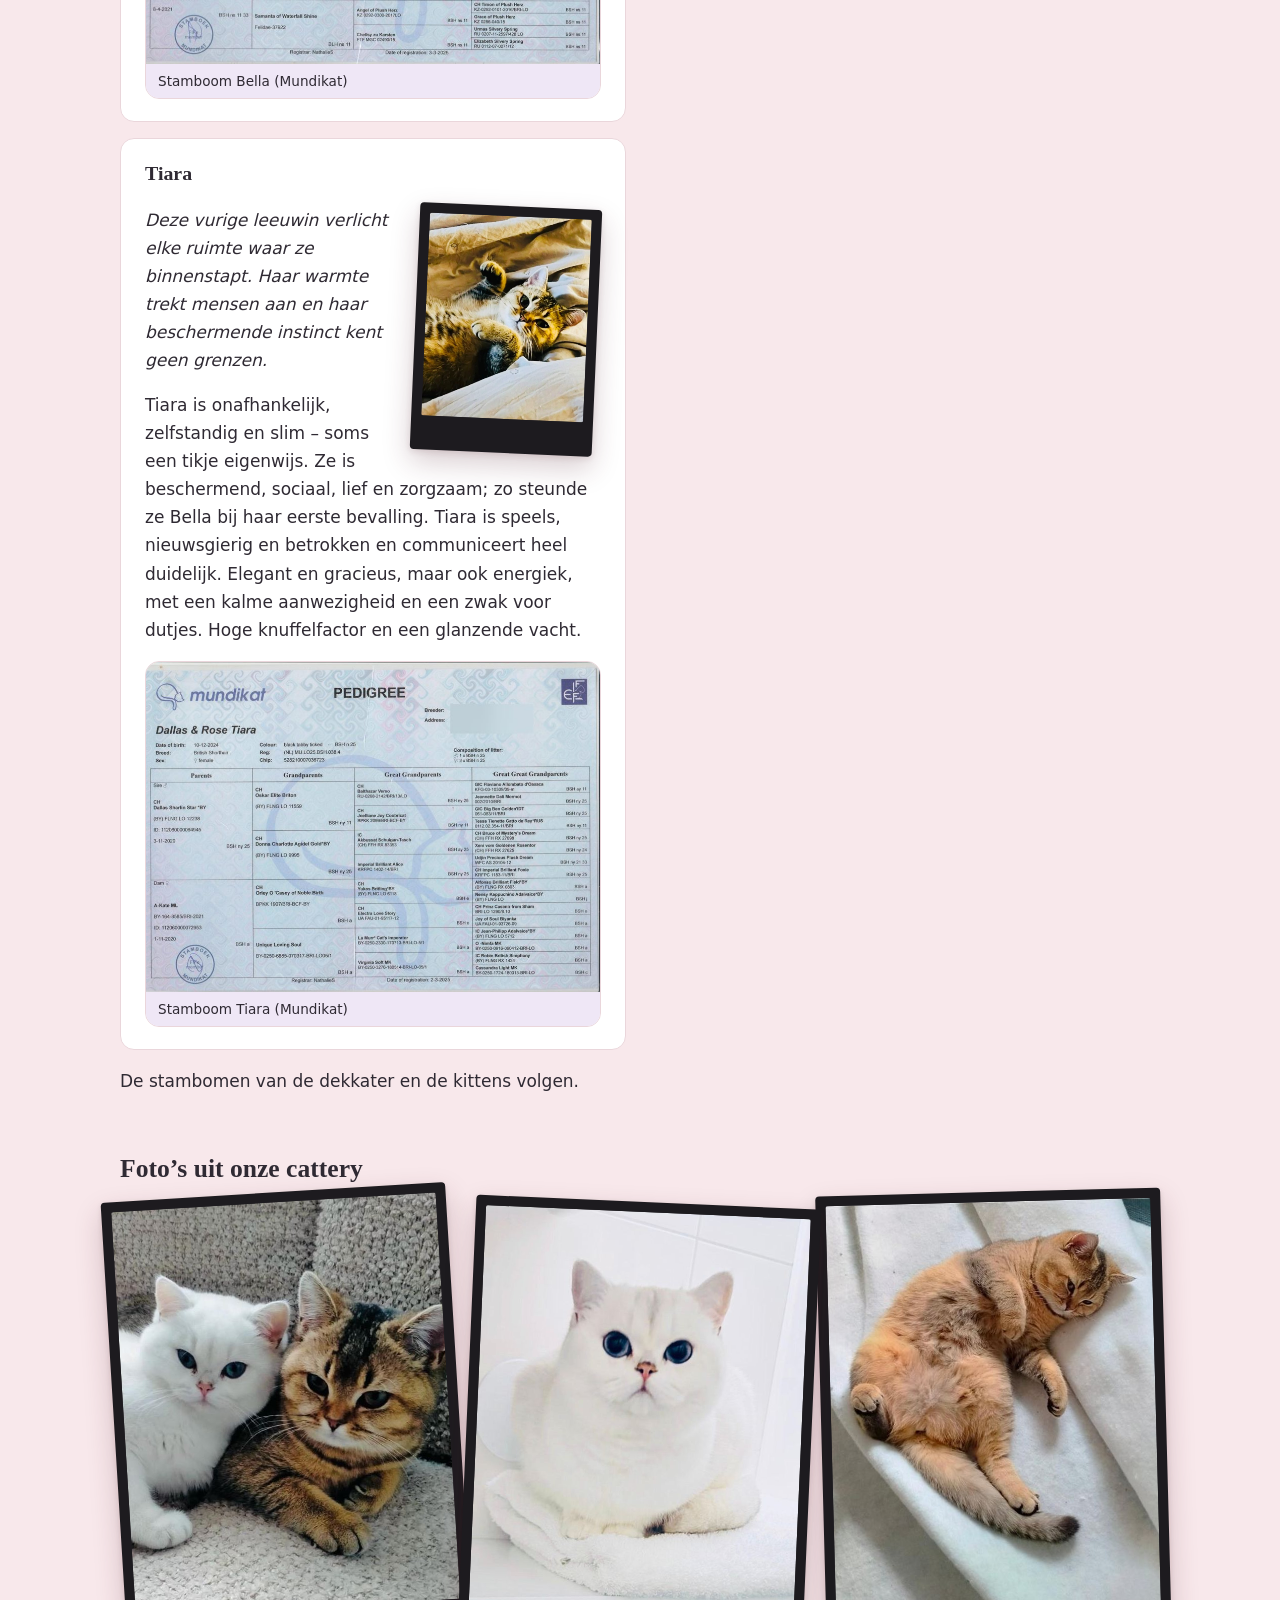
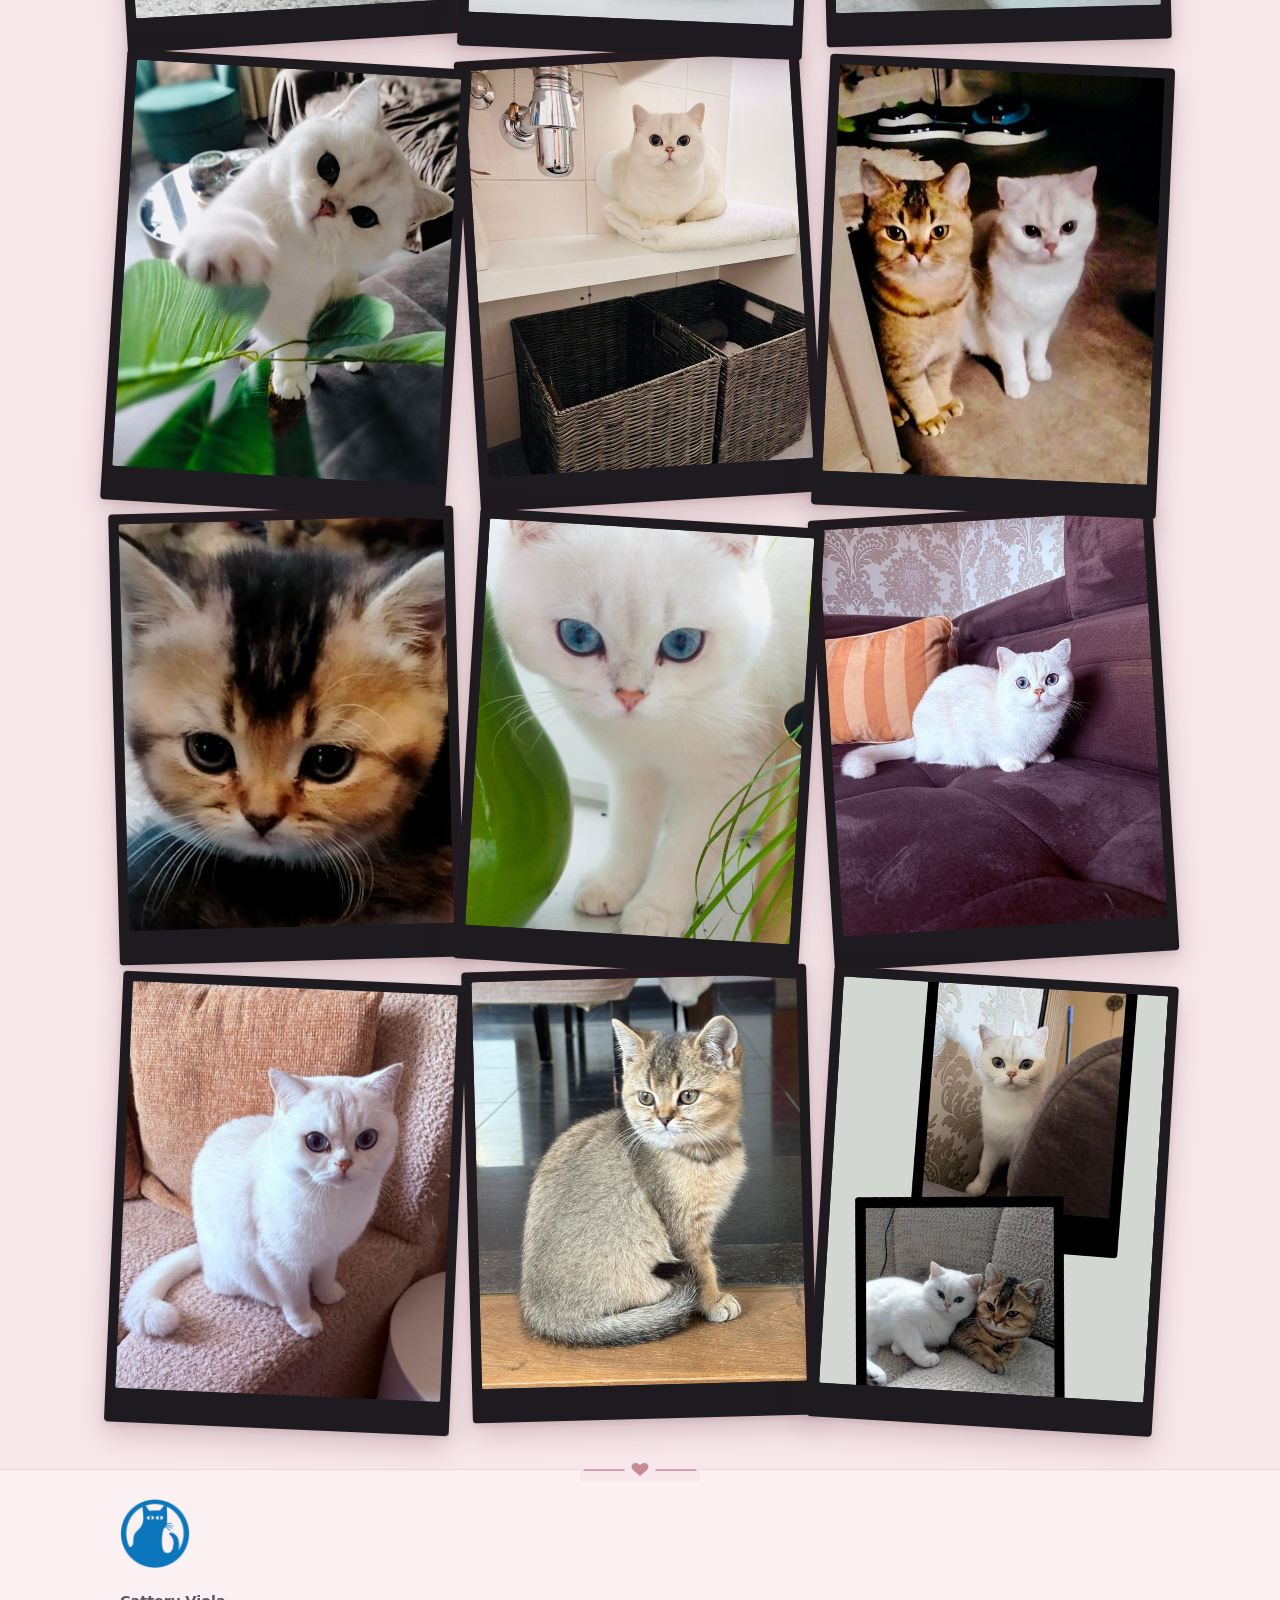
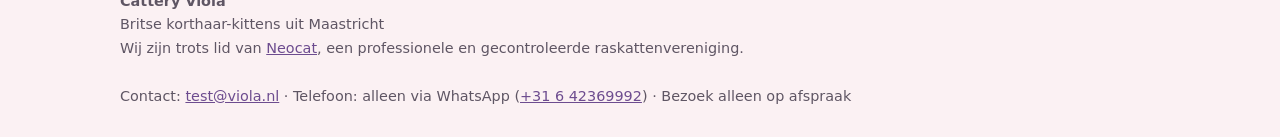
<file: over-ons.html>
<!doctype html>
<html lang="nl">
<head>
<meta charset="utf-8">
<meta name="viewport" content="width=device-width,initial-scale=1">
<title>Over ons | Cattery Viola – fokker van Britse korthaar in Maastricht</title>
<meta name="description" content="Maak kennis met Cattery Viola, een kleine fokkerij in Maastricht die zich volledig richt op de Britse korthaar.">
<link rel="canonical" href="https://warroc0.github.io/viola-cattery/over-ons.html">
<link rel="alternate" hreflang="nl" href="https://warroc0.github.io/viola-cattery/over-ons.html">
<link rel="alternate" hreflang="en" href="https://warroc0.github.io/viola-cattery/en/about.html">
<link rel="alternate" hreflang="x-default" href="https://warroc0.github.io/viola-cattery/over-ons.html">
<meta property="og:type" content="website">
<meta property="og:site_name" content="Cattery Viola">
<meta property="og:title" content="Over ons | Cattery Viola – fokker van Britse korthaar in Maastricht">
<meta property="og:description" content="Maak kennis met Cattery Viola, een kleine fokkerij in Maastricht die zich volledig richt op de Britse korthaar.">
<meta property="og:url" content="https://warroc0.github.io/viola-cattery/over-ons.html">
<meta property="og:locale" content="nl_NL">
<meta property="og:image" content="https://warroc0.github.io/viola-cattery/images/viola-01.jpg">
<link rel="icon" href="data:image/svg+xml,<svg xmlns='http://www.w3.org/2000/svg' viewBox='0 0 100 100'><text y='.9em' font-size='90'>🐾</text></svg>">
<link rel="stylesheet" href="css/style.css">
</head>
<body>
<a class="skip" href="#inhoud">Naar de inhoud</a>
<div class="preview-bar">Previewversie – teksten met <span class="fill">[zelf invullen]</span>.</div>
<header class="site"><div class="wrap">
<a class="brand" href="index.html">Viola<small>Britse korthaar · Maastricht</small></a>
<button class="menu-toggle" aria-expanded="false" aria-controls="hoofdmenu" onclick="var n=document.getElementById('hoofdmenu');n.classList.toggle('open');this.setAttribute('aria-expanded',n.classList.contains('open'))">Menu</button>
<nav id="hoofdmenu" aria-label="Hoofdmenu"><ul><li><a href="index.html">Home</a></li><li><a href="beschikbaarheid.html">Beschikbaarheid</a></li><li><a href="tarieven.html">Tarieven</a></li><li><a href="over-ons.html" aria-current="page">Over ons</a></li><li><a href="fotos.html">Foto&#39;s</a></li><li><a href="contact.html">Contact</a></li><li class="lang"><a href="en/about.html" hreflang="en" lang="en" title="English version">EN</a></li></ul></nav>
</div></header>
<main id="inhoud"><div class="wrap">

<h1>Over Cattery Viola</h1>
<div class="grid2">
<div>
<h2>Ons verhaal</h2>
<p class="member">Cattery Viola is <strong>erkend lid van <a href="https://www.neocat.nl/" target="_blank" rel="noopener">Neocat</a></strong>.</p>
<div class="card neocat">
<p style="margin-top:0">Cattery Viola is erkend lid van Neocat (Sociëteit van Kattenliefhebbers Neocat). Daarmee fokken wij volgens de regels van de vereniging.</p>
<ul class="check">
<li><strong>Erkende stambomen</strong> – onze kittens gaan mee naar huis met een officiële Neocat-stamboom.</li>
<li><strong>Gezondheid &amp; welzijn</strong> – wij fokken volgens de fok- en welzijnsregels van Neocat; Bella en Tiara worden elk jaar getest op HCM, PKD en FIV/FeLV.</li>
<li><strong>Controle</strong> – als lid houden wij ons aan de regels en het toezicht van de vereniging.</li>
</ul>
</div>
<p>Met liefde en zorg fokken wij Britse korthaar-kittens in Maastricht.</p>
<p>Cattery Viola bestaat sinds mei 2026.</p>
<p class="lead">Cattery Viola is een kleine, particuliere fokker in Maastricht, Limburg, volledig gericht op de Britse korthaar.</p>
<p>Wij zijn een kleinschalige erkende hobbycattery met een professionele en gediplomeerde werkwijze waar passie voor het ras en professionele zorg en liefde samenkomen.</p>
<h2>Waarom de Britse korthaar</h2>
<p>We kozen voor dit ras vanwege het rustige, liefdevolle karakter en de prachtige, dichte vacht. Juist omdat we klein zijn, kunnen we elk kitten persoonlijke aandacht geven.</p>
<h2>Zo groeien onze kittens op</h2>
<p>Onze kittens groeien op in een liefdevolle thuisomgeving. Daardoor zijn ze lief, speels, sociaal en nieuwsgierig. Ze groeien op samen met onze Shih Tzu Micha, dus ook een hond is voor hen heel gewoon. Ze gaan mee naar huis rond 11–12 weken: ontwormd, ontvlooid, recent door de dierenarts gecontroleerd, gevaccineerd, gechipt, zindelijk, gesocialiseerd, met stamboom en met een Europees dierenpaspoort.</p>
<p>We vinden het belangrijk dat een kitten op de juiste plek terechtkomt. Daarom nemen we de tijd om je te leren kennen en beantwoorden we graag al je vragen.</p>
<h2>Onze werkwijze</h2>
<ul class="check">
<li><strong>Stamboom</strong> – onze ouderdieren hebben een stamboom via Mundikat; onze kittens krijgen altijd een Neocat-stamboom.</li>
<li><strong>Vereniging</strong> – wij zijn lid van <a href="https://www.neocat.nl/" target="_blank" rel="noopener">Neocat</a>.</li>
<li><strong>Gezondheid</strong> – we fokken alleen met HCM- en PKD-geteste ouders: Bella en Tiara worden elk jaar getest (ook op FIV/FeLV). Al onze katten worden gecontroleerd door Dierenartsenpraktijk Vos.</li>
<li><strong>Opgroeien</strong> – de kittens groeien op in onze woonkamer, midden in het gezin.</li>
</ul>
<h2>De ouders</h2>
<ul class="check">
<li><strong>Moeder: Bella</strong> – Seal Silver Tipped Point; haar moeder is International Champion.</li>
<li><strong>Vader: Rudolph</strong> – lilac; kampioen op een internationale kattenshow.</li>
</ul>
<p>Onze kittens hebben internationale stambomen met een kampioenenlijn. Beide ouders zijn getest op HCM/PKD en FIV/FeLV. Bekijk ook de <a href="#stambomen">stambomen</a>.</p>
<h2 id="stambomen">Onze poezen: Bella &amp; Tiara</h2>
<div class="card"><h3>Bella</h3><figure class="photo cat-portrait"><img src="images/viola-10-sm.jpg" srcset="images/viola-10-sm.jpg 640w, images/viola-10.jpg 940w" sizes="(max-width:640px) 92vw, (max-width:1080px) 45vw, 480px" alt="Bella, witte poes met blauwe ogen bij een gouden pot" width="940" height="1400" loading="lazy"></figure><p>Prinses Bella is een echte schootpoes. Ze wil overal bij zijn, leert snel, kijkt graag naar buiten en geniet van knuffels – ze spint al snel. Bella is zorgzaam, speels, betrokken, aanhankelijk, zacht en mensgericht, met prachtige zeeblauwe ogen. Ze is verdraagzaam en stabiel en raakt niet snel gestrest door harde geluiden, bezoek of veranderingen. Met haar bestie Tiara en Shih Tzu Micha kan ze het uitstekend vinden.</p>
<figure class="photo doc"><img src="images/stamboom-bella-mundikat-v2-sm.jpg" srcset="images/stamboom-bella-mundikat-v2-sm.jpg 900w, images/stamboom-bella-mundikat-v2.jpg 1600w" sizes="(max-width:640px) 92vw, 480px" alt="Stamboom Mundikat van Dallas &amp; Rose Bella, Britse korthaar seal silver tipped point" width="1600" height="1164" loading="lazy"><figcaption>Stamboom Bella (Mundikat)</figcaption></figure>
</div>
<div class="card"><h3>Tiara</h3><figure class="photo cat-portrait"><img src="images/viola-13-sm.jpg" srcset="images/viola-13-sm.jpg 640w, images/viola-13.jpg 1065w" sizes="(max-width:640px) 92vw, (max-width:1080px) 45vw, 480px" alt="Tiara, getijgerde Britse korthaar, ligt ontspannen op haar rug op bed" width="1065" height="1400" loading="lazy"></figure><p><em>Deze vurige leeuwin verlicht elke ruimte waar ze binnenstapt. Haar warmte trekt mensen aan en haar beschermende instinct kent geen grenzen.</em></p><p>Tiara is onafhankelijk, zelfstandig en slim – soms een tikje eigenwijs. Ze is beschermend, sociaal, lief en zorgzaam; zo steunde ze Bella bij haar eerste bevalling. Tiara is speels, nieuwsgierig en betrokken en communiceert heel duidelijk. Elegant en gracieus, maar ook energiek, met een kalme aanwezigheid en een zwak voor dutjes. Hoge knuffelfactor en een glanzende vacht.</p>
<figure class="photo doc"><img src="images/stamboom-tiara-mundikat-v2-sm.jpg" srcset="images/stamboom-tiara-mundikat-v2-sm.jpg 900w, images/stamboom-tiara-mundikat-v2.jpg 1600w" sizes="(max-width:640px) 92vw, 480px" alt="Stamboom Mundikat van Dallas &amp; Rose Tiara, Britse korthaar black tabby ticked" width="1600" height="1164" loading="lazy"><figcaption>Stamboom Tiara (Mundikat)</figcaption></figure>
</div>
<p>De stambomen van de dekkater en de kittens volgen.</p>
</div>
<figure class="photo"><img src="images/viola-04-sm.jpg" srcset="images/viola-04-sm.jpg 640w, images/viola-04.jpg 1050w" sizes="(max-width:640px) 92vw, (max-width:1080px) 45vw, 480px" alt="Witte Britse korthaar-kat ligt ontspannen op een plank in de badkamer bij de handdoeken" width="1050" height="1400" loading="eager"></figure>
</div>
<section class="gallery">
<h2>Foto’s uit onze cattery</h2>
<div class="grid3">
<figure class="photo"><img src="images/viola-01-sm.jpg" srcset="images/viola-01-sm.jpg 640w, images/viola-01.jpg 926w" sizes="(max-width:640px) 92vw, (max-width:1080px) 45vw, 480px" alt="Twee Britse korthaar-kittens van Cattery Viola, een witte en een goudgestreepte, knuffelen samen op een grijze bank" width="926" height="1000" loading="lazy"></figure>
<figure class="photo"><img src="images/viola-02-sm.jpg" srcset="images/viola-02-sm.jpg 640w, images/viola-02.jpg 1079w" sizes="(max-width:640px) 92vw, (max-width:1080px) 45vw, 480px" alt="Witte Britse korthaar-kat met blauwe ogen zit op een witte handdoek" width="1079" height="1400" loading="lazy"></figure>
<figure class="photo"><img src="images/viola-23-sm.jpg" srcset="images/viola-23-sm.jpg 640w, images/viola-23.jpg 1083w" sizes="(max-width:640px) 92vw, (max-width:1080px) 45vw, 480px" alt="Tiara, Britse korthaar, liggend op een witte deken" width="1083" height="1128" loading="lazy"></figure>
<figure class="photo"><img src="images/viola-03-sm.jpg" srcset="images/viola-03-sm.jpg 640w, images/viola-03.jpg 1145w" sizes="(max-width:640px) 92vw, (max-width:1080px) 45vw, 480px" alt="Witte Britse korthaar-kat steekt nieuwsgierig een pootje uit naar de camera tussen groene bladeren" width="1145" height="1400" loading="lazy"></figure>
<figure class="photo"><img src="images/viola-04-sm.jpg" srcset="images/viola-04-sm.jpg 640w, images/viola-04.jpg 1050w" sizes="(max-width:640px) 92vw, (max-width:1080px) 45vw, 480px" alt="Witte Britse korthaar-kat ligt ontspannen op een plank in de badkamer bij de handdoeken" width="1050" height="1400" loading="lazy"></figure>
<figure class="photo"><img src="images/viola-05-sm.jpg" srcset="images/viola-05-sm.jpg 640w, images/viola-05.jpg 1028w" sizes="(max-width:640px) 92vw, (max-width:1080px) 45vw, 480px" alt="Een goudgestreepte en een witte Britse korthaar zitten naast elkaar op de vloer" width="1028" height="1035" loading="lazy"></figure>
<figure class="photo"><img src="images/viola-24-sm.jpg" srcset="images/viola-24-sm.jpg 640w, images/viola-24.jpg 1125w" sizes="(max-width:640px) 92vw, (max-width:1080px) 45vw, 480px" alt="Tiara, Britse korthaar, close-up van haar snoetje" width="1125" height="1224" loading="lazy"></figure>
<figure class="photo"><img src="images/viola-06-sm.jpg" srcset="images/viola-06-sm.jpg 640w, images/viola-06.jpg 825w" sizes="(max-width:640px) 92vw, (max-width:1080px) 45vw, 480px" alt="Onze witte Britse korthaar met blauwe ogen, van dichtbij tussen de planten" width="825" height="1400" loading="lazy"></figure>
<figure class="photo"><img src="images/viola-07-sm.jpg" srcset="images/viola-07-sm.jpg 640w, images/viola-07.jpg 1050w" sizes="(max-width:640px) 92vw, (max-width:1080px) 45vw, 480px" alt="Witte Britse korthaar van Cattery Viola ligt op een donkere bank naast een oranje gestreept kussen" width="1050" height="1400" loading="lazy"></figure>
<figure class="photo"><img src="images/viola-08-sm.jpg" srcset="images/viola-08-sm.jpg 640w, images/viola-08.jpg 946w" sizes="(max-width:640px) 92vw, (max-width:1080px) 45vw, 480px" alt="Witte Britse korthaar van Cattery Viola zit op een beige bank en kijkt recht in de camera" width="946" height="1400" loading="lazy"></figure>
<figure class="photo"><img src="images/viola-25-sm.jpg" srcset="images/viola-25-sm.jpg 640w, images/viola-25.jpg 1050w" sizes="(max-width:640px) 92vw, (max-width:1080px) 45vw, 480px" alt="Tiara, Britse korthaar, zittend op een houten vloer" width="1050" height="1400" loading="lazy"></figure>
<figure class="photo"><img src="images/viola-09-sm.jpg" srcset="images/viola-09-sm.jpg 640w, images/viola-09.jpg 787w" sizes="(max-width:640px) 92vw, (max-width:1080px) 45vw, 480px" alt="Fotocollage van Cattery Viola: onze witte Britse korthaar en twee kittens, een witte en een goudgestreepte" width="787" height="1400" loading="lazy"></figure>
</div>
</section>

</div></main>
<footer class="site"><div class="wrap">
<a class="neocat-logo" href="https://www.neocat.nl/" target="_blank" rel="noopener"><img src="images/neocat-logo.png" alt="Neocat logo" width="72" height="72" loading="lazy"></a>
<div class="cols">
<div><strong>Cattery Viola</strong><br>Britse korthaar-kittens uit Maastricht<br>Wij zijn trots lid van <a href="https://www.neocat.nl/" target="_blank" rel="noopener">Neocat</a>, een professionele en gecontroleerde raskattenvereniging.</div>
<div>Contact: <a href="mailto:test@viola.nl">test@viola.nl</a> · Telefoon: alleen via WhatsApp (<a href="https://wa.me/31642369992">+31 6 42369992</a>) · Bezoek alleen op afspraak</div>
</div>
</div></footer>
</body>
</html>
</file>
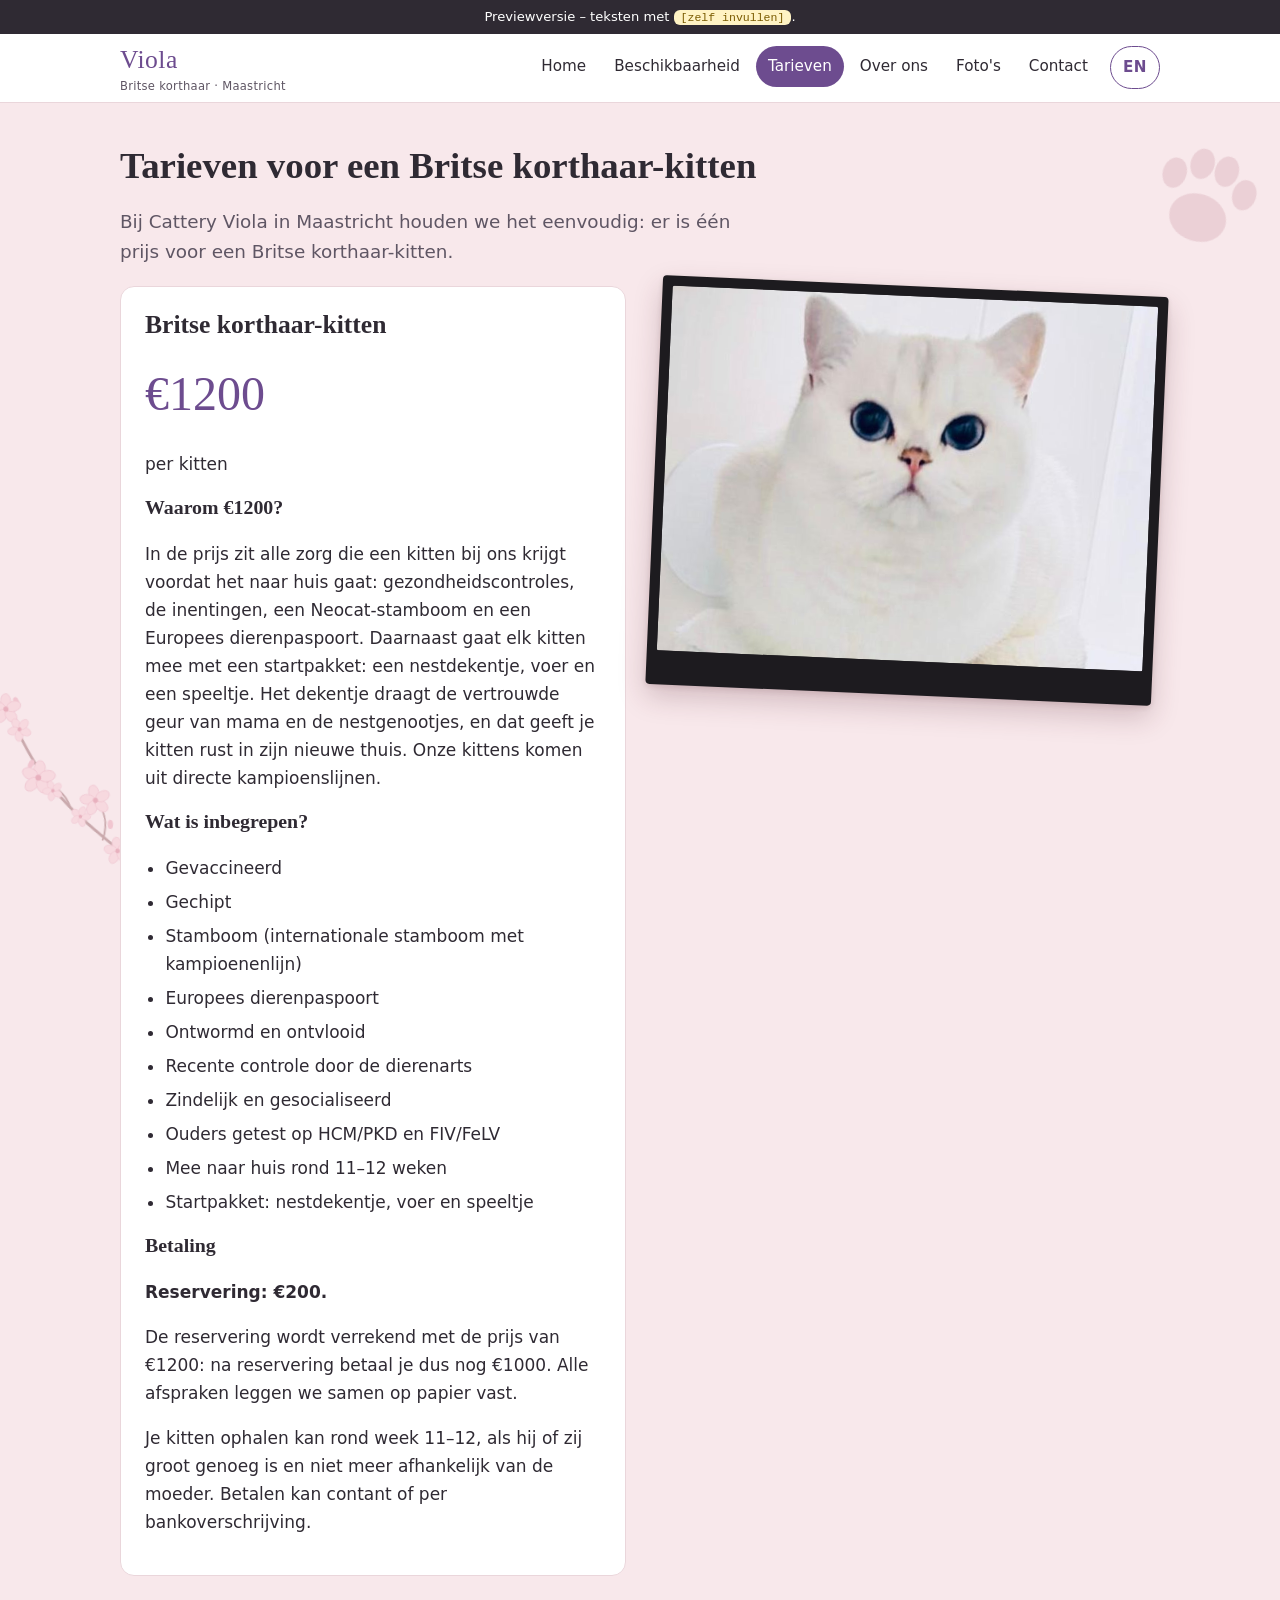
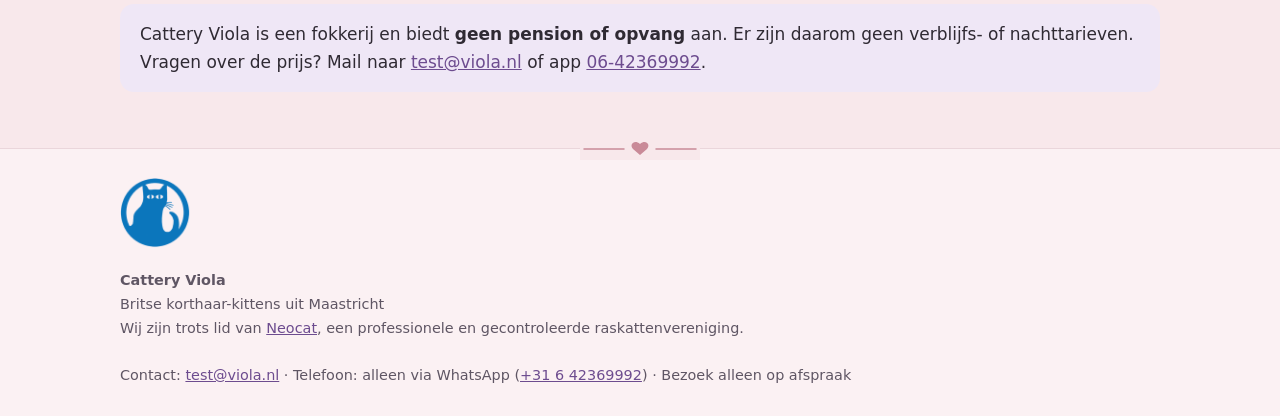
<file: tarieven.html>
<!doctype html>
<html lang="nl">
<head>
<meta charset="utf-8">
<meta name="viewport" content="width=device-width,initial-scale=1">
<title>Prijs Britse korthaar-kitten (€1200) | Cattery Viola Maastricht</title>
<meta name="description" content="Een Britse korthaar-kitten van Cattery Viola in Maastricht kost €1200. Bekijk wat er bij de prijs inbegrepen is. Geen pension of nachttarieven.">
<link rel="canonical" href="https://warroc0.github.io/viola-cattery/tarieven.html">
<link rel="alternate" hreflang="nl" href="https://warroc0.github.io/viola-cattery/tarieven.html">
<link rel="alternate" hreflang="en" href="https://warroc0.github.io/viola-cattery/en/rates.html">
<link rel="alternate" hreflang="x-default" href="https://warroc0.github.io/viola-cattery/tarieven.html">
<meta property="og:type" content="website">
<meta property="og:site_name" content="Cattery Viola">
<meta property="og:title" content="Prijs Britse korthaar-kitten (€1200) | Cattery Viola Maastricht">
<meta property="og:description" content="Een Britse korthaar-kitten van Cattery Viola in Maastricht kost €1200. Bekijk wat er bij de prijs inbegrepen is. Geen pension of nachttarieven.">
<meta property="og:url" content="https://warroc0.github.io/viola-cattery/tarieven.html">
<meta property="og:locale" content="nl_NL">
<meta property="og:image" content="https://warroc0.github.io/viola-cattery/images/viola-01.jpg">
<link rel="icon" href="data:image/svg+xml,<svg xmlns='http://www.w3.org/2000/svg' viewBox='0 0 100 100'><text y='.9em' font-size='90'>🐾</text></svg>">
<link rel="stylesheet" href="css/style.css">
</head>
<body>
<a class="skip" href="#inhoud">Naar de inhoud</a>
<div class="preview-bar">Previewversie – teksten met <span class="fill">[zelf invullen]</span>.</div>
<header class="site"><div class="wrap">
<a class="brand" href="index.html">Viola<small>Britse korthaar · Maastricht</small></a>
<button class="menu-toggle" aria-expanded="false" aria-controls="hoofdmenu" onclick="var n=document.getElementById('hoofdmenu');n.classList.toggle('open');this.setAttribute('aria-expanded',n.classList.contains('open'))">Menu</button>
<nav id="hoofdmenu" aria-label="Hoofdmenu"><ul><li><a href="index.html">Home</a></li><li><a href="beschikbaarheid.html">Beschikbaarheid</a></li><li><a href="tarieven.html" aria-current="page">Tarieven</a></li><li><a href="over-ons.html">Over ons</a></li><li><a href="fotos.html">Foto&#39;s</a></li><li><a href="contact.html">Contact</a></li><li class="lang"><a href="en/rates.html" hreflang="en" lang="en" title="English version">EN</a></li></ul></nav>
</div></header>
<main id="inhoud"><div class="wrap">

<h1>Tarieven voor een Britse korthaar-kitten</h1>
<p class="lead">Bij Cattery Viola in Maastricht houden we het eenvoudig: er is één prijs voor een Britse korthaar-kitten.</p>

<div class="grid2">
<section class="card">
<h2 style="margin-top:0">Britse korthaar-kitten</h2>
<p class="price">€1200</p>
<p>per kitten</p>
<h3 id="waarom-1200">Waarom €1200?</h3>
<p>In de prijs zit alle zorg die een kitten bij ons krijgt voordat het naar huis gaat: gezondheidscontroles, de inentingen, een Neocat-stamboom en een Europees dierenpaspoort. Daarnaast gaat elk kitten mee met een startpakket: een nestdekentje, voer en een speeltje. Het dekentje draagt de vertrouwde geur van mama en de nestgenootjes, en dat geeft je kitten rust in zijn nieuwe thuis. Onze kittens komen uit directe kampioenslijnen.</p>
<h3>Wat is inbegrepen?</h3>
<ul class="check">
<li>Gevaccineerd</li>
<li>Gechipt</li>
<li>Stamboom (internationale stamboom met kampioenenlijn)</li>
<li>Europees dierenpaspoort</li>
<li>Ontwormd en ontvlooid</li>
<li>Recente controle door de dierenarts</li>
<li>Zindelijk en gesocialiseerd</li>
<li>Ouders getest op HCM/PKD en FIV/FeLV</li>
<li>Mee naar huis rond 11–12 weken</li>
<li>Startpakket: nestdekentje, voer en speeltje</li>
</ul>
<h3>Betaling</h3>
<p><strong>Reservering: €200.</strong></p>
<p>De reservering wordt verrekend met de prijs van €1200: na reservering betaal je dus nog €1000. Alle afspraken leggen we samen op papier vast.</p>
<p>Je kitten ophalen kan rond week 11–12, als hij of zij groot genoeg is en niet meer afhankelijk van de moeder. Betalen kan contant of per bankoverschrijving.</p>
</section>
<figure class="photo"><img src="images/viola-02-sm.jpg" srcset="images/viola-02-sm.jpg 640w, images/viola-02.jpg 1079w" sizes="(max-width:640px) 92vw, (max-width:1080px) 45vw, 480px" alt="Witte Britse korthaar-kat met blauwe ogen zit op een witte handdoek" width="1079" height="1400" loading="lazy"></figure>
</div>

<div class="note" style="margin-top:28px">Cattery Viola is een fokkerij en biedt <strong>geen pension of opvang</strong> aan. Er zijn daarom geen verblijfs- of nachttarieven. Vragen over de prijs? Mail naar <a href="mailto:test@viola.nl">test@viola.nl</a> of app <a href="https://wa.me/31642369992">06-42369992</a>.</div>

</div></main>
<footer class="site"><div class="wrap">
<a class="neocat-logo" href="https://www.neocat.nl/" target="_blank" rel="noopener"><img src="images/neocat-logo.png" alt="Neocat logo" width="72" height="72" loading="lazy"></a>
<div class="cols">
<div><strong>Cattery Viola</strong><br>Britse korthaar-kittens uit Maastricht<br>Wij zijn trots lid van <a href="https://www.neocat.nl/" target="_blank" rel="noopener">Neocat</a>, een professionele en gecontroleerde raskattenvereniging.</div>
<div>Contact: <a href="mailto:test@viola.nl">test@viola.nl</a> · Telefoon: alleen via WhatsApp (<a href="https://wa.me/31642369992">+31 6 42369992</a>) · Bezoek alleen op afspraak</div>
</div>
</div></footer>
</body>
</html>
</file>
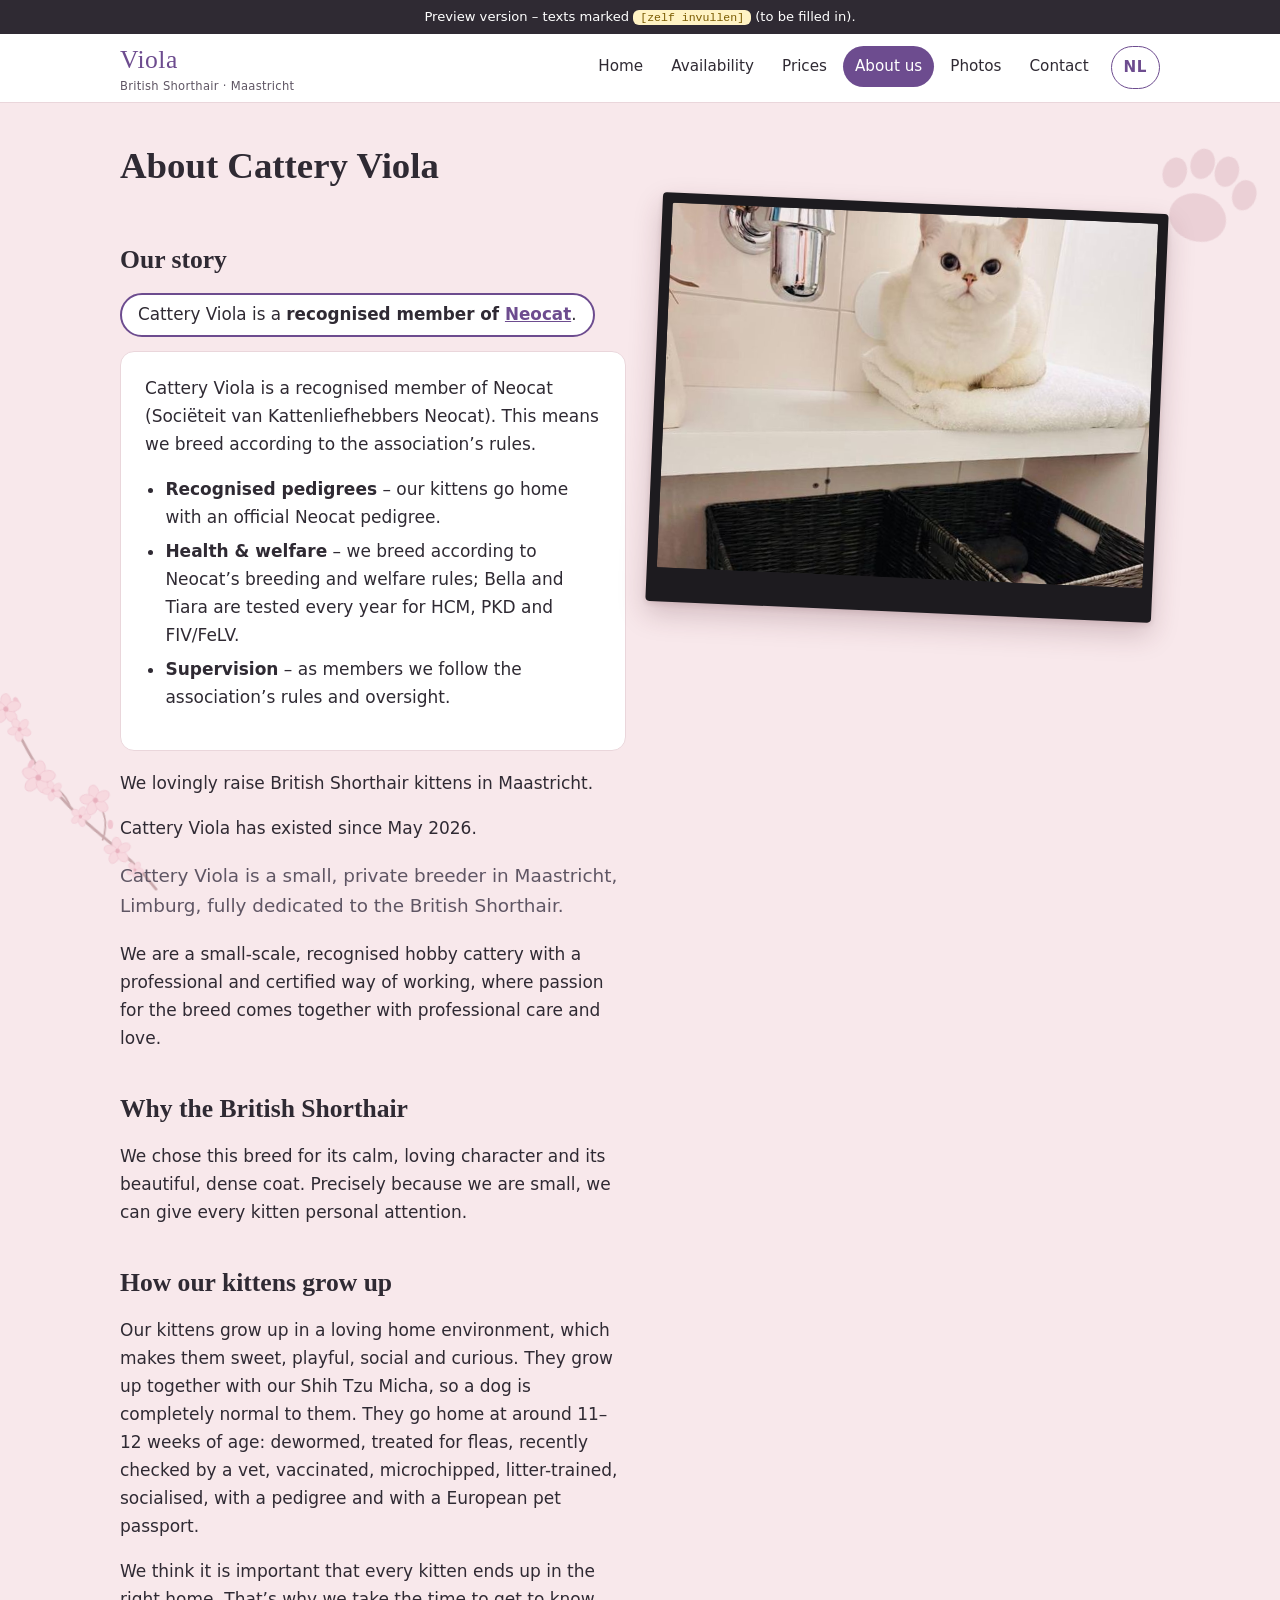
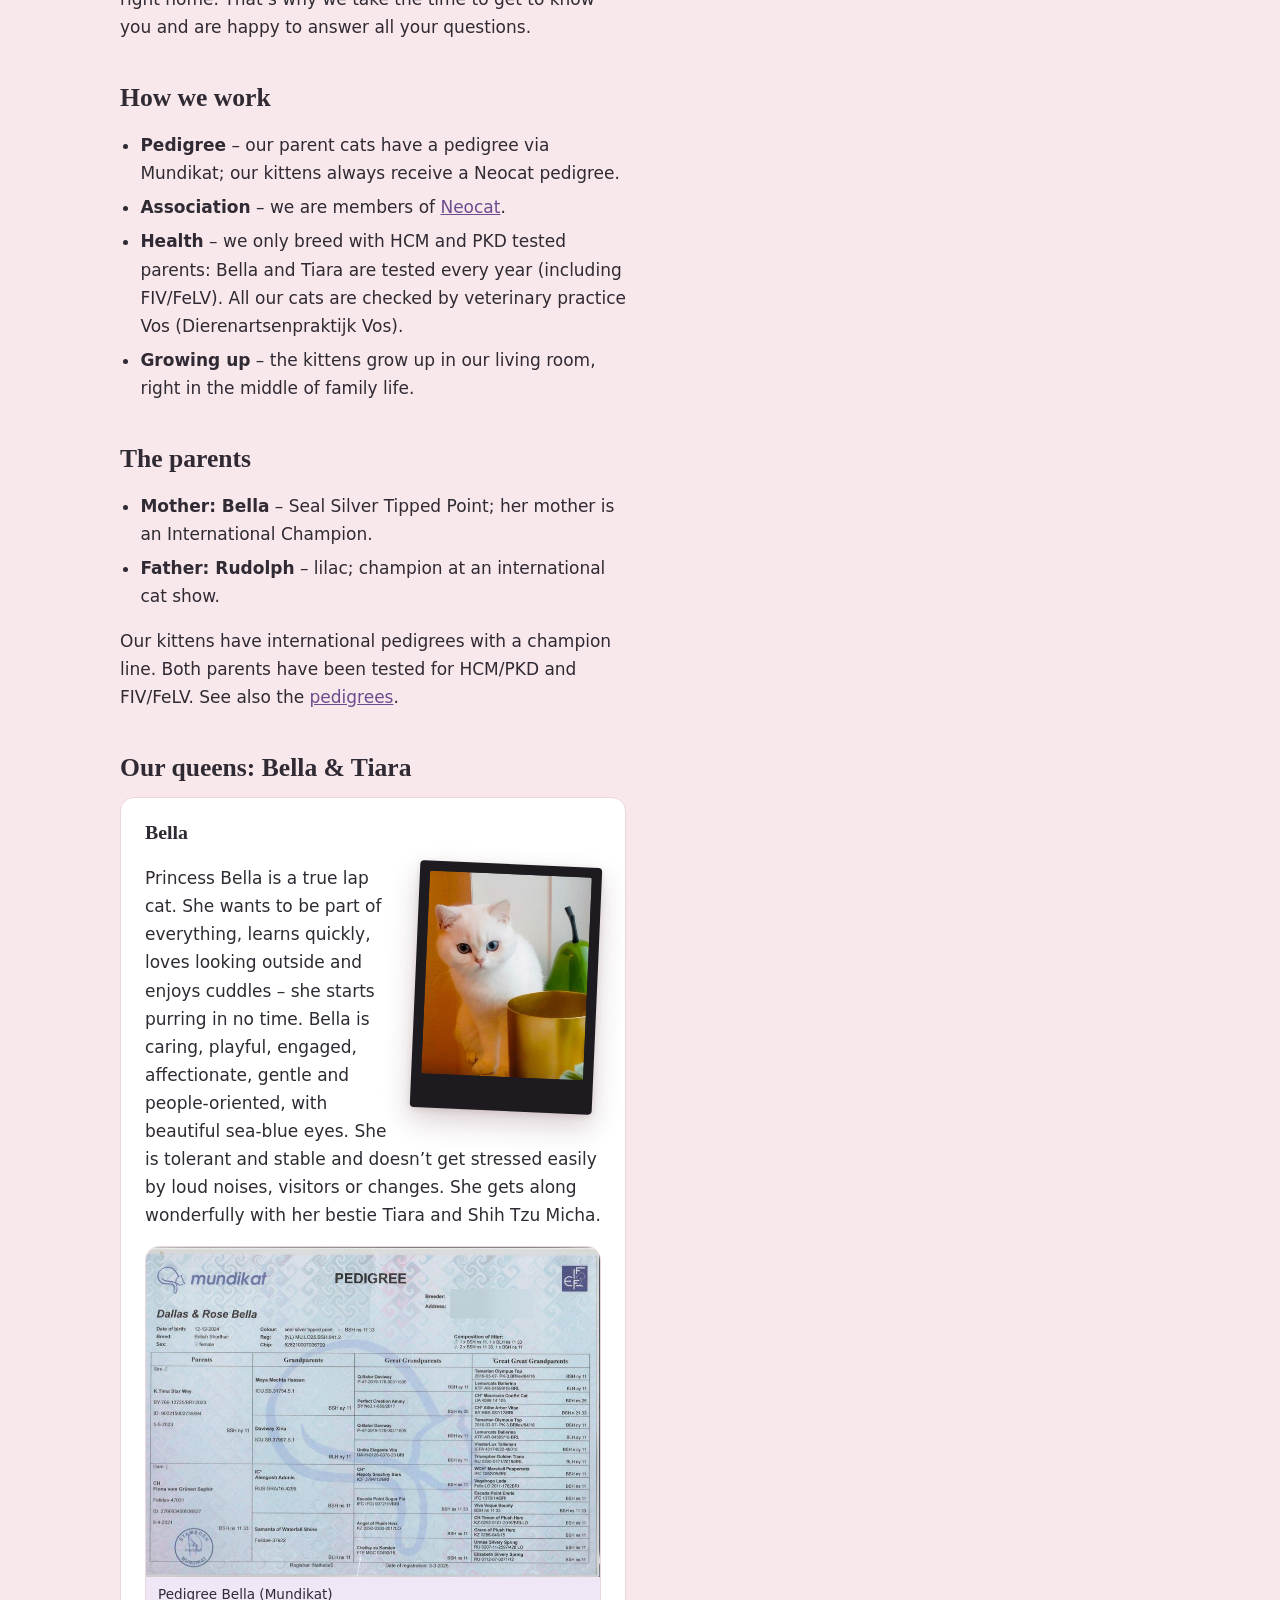
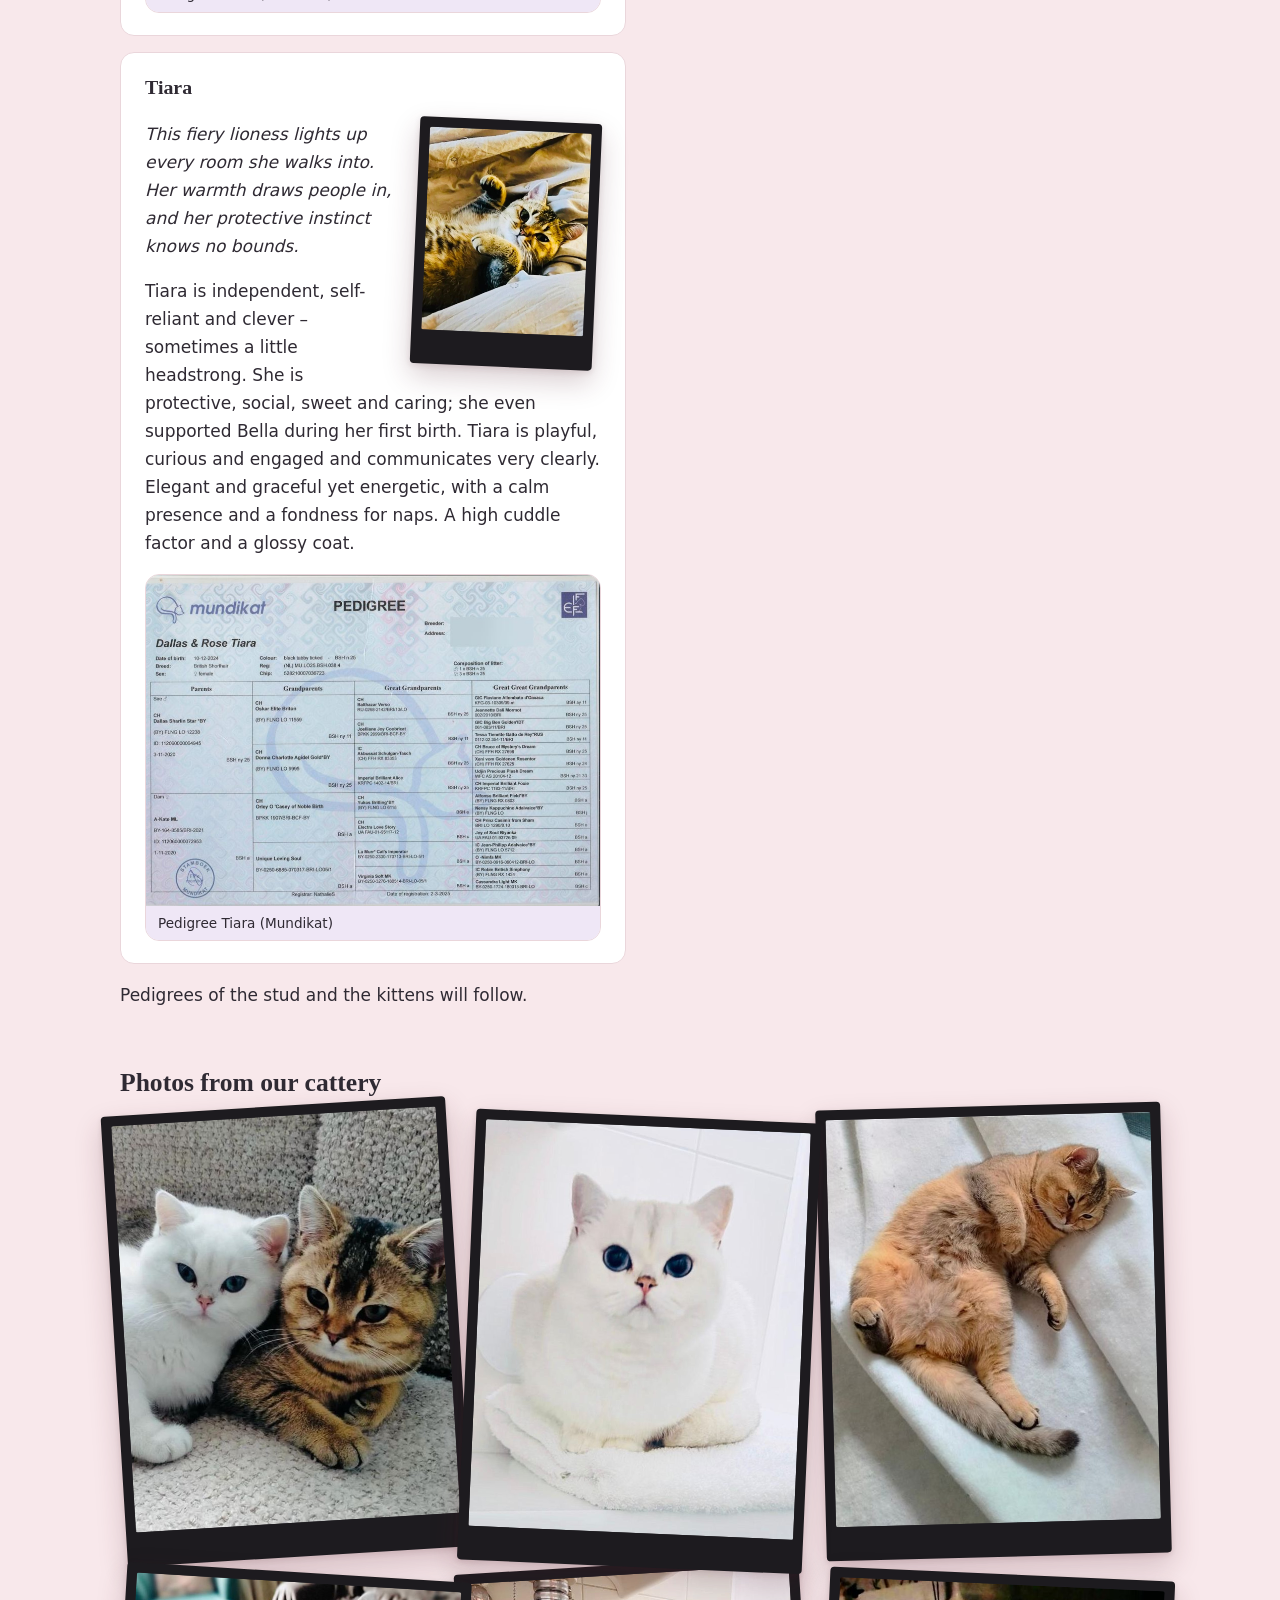
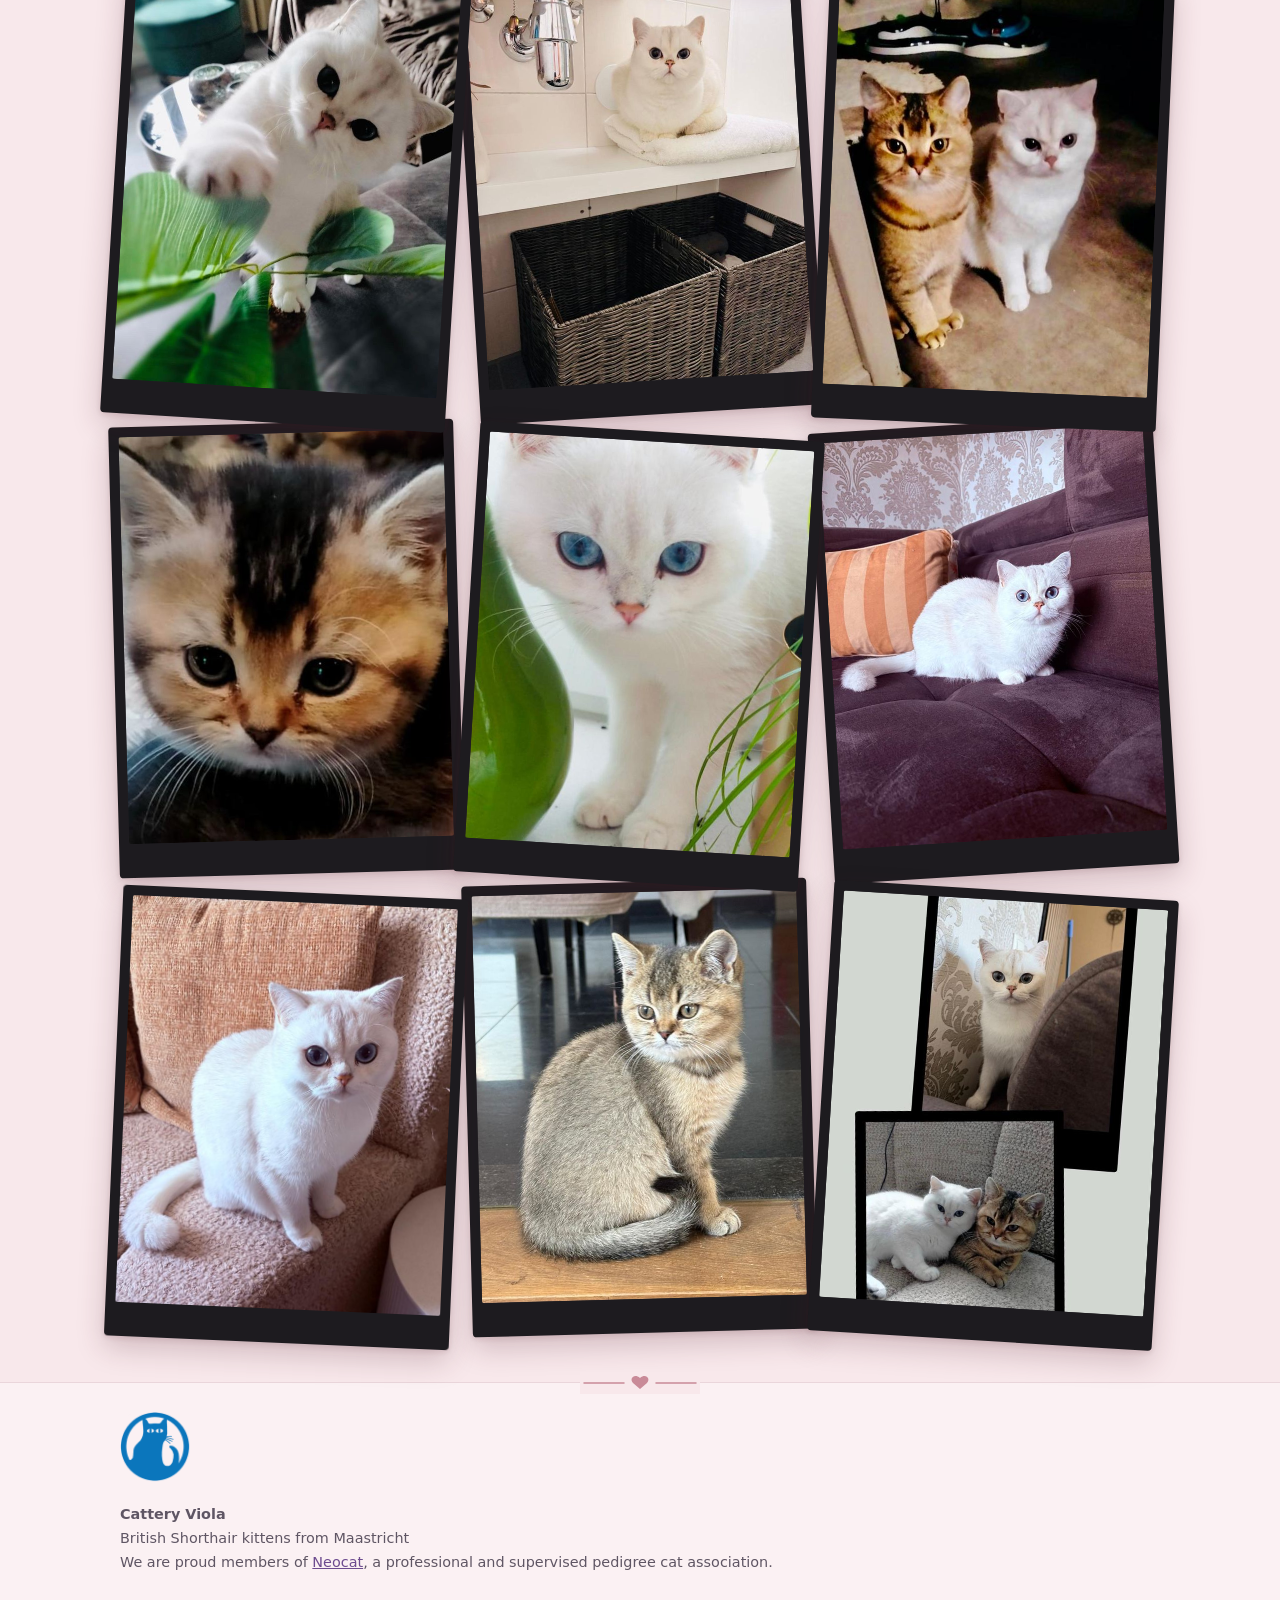
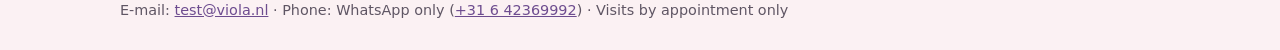
<file: en/about.html>
<!doctype html>
<html lang="en">
<head>
<meta charset="utf-8">
<meta name="viewport" content="width=device-width,initial-scale=1">
<title>About us | Cattery Viola – British Shorthair breeder in Maastricht</title>
<meta name="description" content="Meet Cattery Viola, a small breeder in Maastricht dedicated entirely to the British Shorthair.">
<link rel="canonical" href="https://warroc0.github.io/viola-cattery/en/about.html">
<link rel="alternate" hreflang="nl" href="https://warroc0.github.io/viola-cattery/over-ons.html">
<link rel="alternate" hreflang="en" href="https://warroc0.github.io/viola-cattery/en/about.html">
<link rel="alternate" hreflang="x-default" href="https://warroc0.github.io/viola-cattery/over-ons.html">
<meta property="og:type" content="website">
<meta property="og:site_name" content="Cattery Viola">
<meta property="og:title" content="About us | Cattery Viola – British Shorthair breeder in Maastricht">
<meta property="og:description" content="Meet Cattery Viola, a small breeder in Maastricht dedicated entirely to the British Shorthair.">
<meta property="og:url" content="https://warroc0.github.io/viola-cattery/en/about.html">
<meta property="og:locale" content="en_GB">
<meta property="og:image" content="https://warroc0.github.io/viola-cattery/images/viola-01.jpg">
<link rel="icon" href="data:image/svg+xml,<svg xmlns='http://www.w3.org/2000/svg' viewBox='0 0 100 100'><text y='.9em' font-size='90'>🐾</text></svg>">
<link rel="stylesheet" href="../css/style.css">
</head>
<body>
<a class="skip" href="#inhoud">Skip to content</a>
<div class="preview-bar">Preview version – texts marked <span class="fill">[zelf invullen]</span> (to be filled in).</div>
<header class="site"><div class="wrap">
<a class="brand" href="index.html">Viola<small>British Shorthair · Maastricht</small></a>
<button class="menu-toggle" aria-expanded="false" aria-controls="hoofdmenu" onclick="var n=document.getElementById('hoofdmenu');n.classList.toggle('open');this.setAttribute('aria-expanded',n.classList.contains('open'))">Menu</button>
<nav id="hoofdmenu" aria-label="Main menu"><ul><li><a href="index.html">Home</a></li><li><a href="availability.html">Availability</a></li><li><a href="rates.html">Prices</a></li><li><a href="about.html" aria-current="page">About us</a></li><li><a href="photos.html">Photos</a></li><li><a href="contact.html">Contact</a></li><li class="lang"><a href="../over-ons.html" hreflang="nl" lang="nl" title="Nederlandse versie">NL</a></li></ul></nav>
</div></header>
<main id="inhoud"><div class="wrap">

<h1>About Cattery Viola</h1>
<div class="grid2">
<div>
<h2>Our story</h2>
<p class="member">Cattery Viola is a <strong>recognised member of <a href="https://www.neocat.nl/" target="_blank" rel="noopener">Neocat</a></strong>.</p>
<div class="card neocat">
<p style="margin-top:0">Cattery Viola is a recognised member of Neocat (Sociëteit van Kattenliefhebbers Neocat). This means we breed according to the association’s rules.</p>
<ul class="check">
<li><strong>Recognised pedigrees</strong> – our kittens go home with an official Neocat pedigree.</li>
<li><strong>Health &amp; welfare</strong> – we breed according to Neocat’s breeding and welfare rules; Bella and Tiara are tested every year for HCM, PKD and FIV/FeLV.</li>
<li><strong>Supervision</strong> – as members we follow the association’s rules and oversight.</li>
</ul>
</div>
<p>We lovingly raise British Shorthair kittens in Maastricht.</p>
<p>Cattery Viola has existed since May 2026.</p>
<p class="lead">Cattery Viola is a small, private breeder in Maastricht, Limburg, fully dedicated to the British Shorthair.</p>
<p>We are a small-scale, recognised hobby cattery with a professional and certified way of working, where passion for the breed comes together with professional care and love.</p>
<h2>Why the British Shorthair</h2>
<p>We chose this breed for its calm, loving character and its beautiful, dense coat. Precisely because we are small, we can give every kitten personal attention.</p>
<h2>How our kittens grow up</h2>
<p>Our kittens grow up in a loving home environment, which makes them sweet, playful, social and curious. They grow up together with our Shih Tzu Micha, so a dog is completely normal to them. They go home at around 11–12 weeks of age: dewormed, treated for fleas, recently checked by a vet, vaccinated, microchipped, litter-trained, socialised, with a pedigree and with a European pet passport.</p>
<p>We think it is important that every kitten ends up in the right home. That’s why we take the time to get to know you and are happy to answer all your questions.</p>
<h2>How we work</h2>
<ul class="check">
<li><strong>Pedigree</strong> – our parent cats have a pedigree via Mundikat; our kittens always receive a Neocat pedigree.</li>
<li><strong>Association</strong> – we are members of <a href="https://www.neocat.nl/" target="_blank" rel="noopener">Neocat</a>.</li>
<li><strong>Health</strong> – we only breed with HCM and PKD tested parents: Bella and Tiara are tested every year (including FIV/FeLV). All our cats are checked by veterinary practice Vos (Dierenartsenpraktijk Vos).</li>
<li><strong>Growing up</strong> – the kittens grow up in our living room, right in the middle of family life.</li>
</ul>
<h2>The parents</h2>
<ul class="check">
<li><strong>Mother: Bella</strong> – Seal Silver Tipped Point; her mother is an International Champion.</li>
<li><strong>Father: Rudolph</strong> – lilac; champion at an international cat show.</li>
</ul>
<p>Our kittens have international pedigrees with a champion line. Both parents have been tested for HCM/PKD and FIV/FeLV. See also the <a href="#pedigrees">pedigrees</a>.</p>
<h2 id="pedigrees">Our queens: Bella &amp; Tiara</h2>
<div class="card"><h3>Bella</h3><figure class="photo cat-portrait"><img src="../images/viola-10-sm.jpg" srcset="../images/viola-10-sm.jpg 640w, ../images/viola-10.jpg 940w" sizes="(max-width:640px) 92vw, (max-width:1080px) 45vw, 480px" alt="Bella, white female cat with blue eyes next to a golden pot" width="940" height="1400" loading="lazy"></figure><p>Princess Bella is a true lap cat. She wants to be part of everything, learns quickly, loves looking outside and enjoys cuddles – she starts purring in no time. Bella is caring, playful, engaged, affectionate, gentle and people-oriented, with beautiful sea-blue eyes. She is tolerant and stable and doesn’t get stressed easily by loud noises, visitors or changes. She gets along wonderfully with her bestie Tiara and Shih Tzu Micha.</p>
<figure class="photo doc"><img src="../images/stamboom-bella-mundikat-v2-sm.jpg" srcset="../images/stamboom-bella-mundikat-v2-sm.jpg 900w, ../images/stamboom-bella-mundikat-v2.jpg 1600w" sizes="(max-width:640px) 92vw, 480px" alt="Mundikat pedigree of Dallas &amp; Rose Bella, British Shorthair seal silver tipped point" width="1600" height="1164" loading="lazy"><figcaption>Pedigree Bella (Mundikat)</figcaption></figure>
</div>
<div class="card"><h3>Tiara</h3><figure class="photo cat-portrait"><img src="../images/viola-13-sm.jpg" srcset="../images/viola-13-sm.jpg 640w, ../images/viola-13.jpg 1065w" sizes="(max-width:640px) 92vw, (max-width:1080px) 45vw, 480px" alt="Tiara, tabby British Shorthair, lying relaxed on her back on the bed" width="1065" height="1400" loading="lazy"></figure><p><em>This fiery lioness lights up every room she walks into. Her warmth draws people in, and her protective instinct knows no bounds.</em></p><p>Tiara is independent, self-reliant and clever – sometimes a little headstrong. She is protective, social, sweet and caring; she even supported Bella during her first birth. Tiara is playful, curious and engaged and communicates very clearly. Elegant and graceful yet energetic, with a calm presence and a fondness for naps. A high cuddle factor and a glossy coat.</p>
<figure class="photo doc"><img src="../images/stamboom-tiara-mundikat-v2-sm.jpg" srcset="../images/stamboom-tiara-mundikat-v2-sm.jpg 900w, ../images/stamboom-tiara-mundikat-v2.jpg 1600w" sizes="(max-width:640px) 92vw, 480px" alt="Mundikat pedigree of Dallas &amp; Rose Tiara, British Shorthair black tabby ticked" width="1600" height="1164" loading="lazy"><figcaption>Pedigree Tiara (Mundikat)</figcaption></figure>
</div>
<p>Pedigrees of the stud and the kittens will follow.</p>
</div>
<figure class="photo"><img src="../images/viola-04-sm.jpg" srcset="../images/viola-04-sm.jpg 640w, ../images/viola-04.jpg 1050w" sizes="(max-width:640px) 92vw, (max-width:1080px) 45vw, 480px" alt="White British Shorthair cat relaxing on a bathroom shelf next to the towels" width="1050" height="1400" loading="eager"></figure>
</div>
<section class="gallery">
<h2>Photos from our cattery</h2>
<div class="grid3">
<figure class="photo"><img src="../images/viola-01-sm.jpg" srcset="../images/viola-01-sm.jpg 640w, ../images/viola-01.jpg 926w" sizes="(max-width:640px) 92vw, (max-width:1080px) 45vw, 480px" alt="Two Cattery Viola British Shorthair kittens, one white and one golden tabby, cuddling on a grey sofa" width="926" height="1000" loading="lazy"></figure>
<figure class="photo"><img src="../images/viola-02-sm.jpg" srcset="../images/viola-02-sm.jpg 640w, ../images/viola-02.jpg 1079w" sizes="(max-width:640px) 92vw, (max-width:1080px) 45vw, 480px" alt="White British Shorthair cat with blue eyes sitting on a white towel" width="1079" height="1400" loading="lazy"></figure>
<figure class="photo"><img src="../images/viola-23-sm.jpg" srcset="../images/viola-23-sm.jpg 640w, ../images/viola-23.jpg 1083w" sizes="(max-width:640px) 92vw, (max-width:1080px) 45vw, 480px" alt="Tiara, British Shorthair, lying on a white blanket" width="1083" height="1128" loading="lazy"></figure>
<figure class="photo"><img src="../images/viola-03-sm.jpg" srcset="../images/viola-03-sm.jpg 640w, ../images/viola-03.jpg 1145w" sizes="(max-width:640px) 92vw, (max-width:1080px) 45vw, 480px" alt="White British Shorthair cat curiously reaching a paw toward the camera among green leaves" width="1145" height="1400" loading="lazy"></figure>
<figure class="photo"><img src="../images/viola-04-sm.jpg" srcset="../images/viola-04-sm.jpg 640w, ../images/viola-04.jpg 1050w" sizes="(max-width:640px) 92vw, (max-width:1080px) 45vw, 480px" alt="White British Shorthair cat relaxing on a bathroom shelf next to the towels" width="1050" height="1400" loading="lazy"></figure>
<figure class="photo"><img src="../images/viola-05-sm.jpg" srcset="../images/viola-05-sm.jpg 640w, ../images/viola-05.jpg 1028w" sizes="(max-width:640px) 92vw, (max-width:1080px) 45vw, 480px" alt="A golden tabby and a white British Shorthair sitting side by side on the floor" width="1028" height="1035" loading="lazy"></figure>
<figure class="photo"><img src="../images/viola-24-sm.jpg" srcset="../images/viola-24-sm.jpg 640w, ../images/viola-24.jpg 1125w" sizes="(max-width:640px) 92vw, (max-width:1080px) 45vw, 480px" alt="Tiara, British Shorthair, close-up of her face" width="1125" height="1224" loading="lazy"></figure>
<figure class="photo"><img src="../images/viola-06-sm.jpg" srcset="../images/viola-06-sm.jpg 640w, ../images/viola-06.jpg 825w" sizes="(max-width:640px) 92vw, (max-width:1080px) 45vw, 480px" alt="Our white British Shorthair with blue eyes, close up among the plants" width="825" height="1400" loading="lazy"></figure>
<figure class="photo"><img src="../images/viola-07-sm.jpg" srcset="../images/viola-07-sm.jpg 640w, ../images/viola-07.jpg 1050w" sizes="(max-width:640px) 92vw, (max-width:1080px) 45vw, 480px" alt="White Cattery Viola British Shorthair lying on a dark sofa next to an orange striped cushion" width="1050" height="1400" loading="lazy"></figure>
<figure class="photo"><img src="../images/viola-08-sm.jpg" srcset="../images/viola-08-sm.jpg 640w, ../images/viola-08.jpg 946w" sizes="(max-width:640px) 92vw, (max-width:1080px) 45vw, 480px" alt="White Cattery Viola British Shorthair sitting on a beige sofa, looking straight at the camera" width="946" height="1400" loading="lazy"></figure>
<figure class="photo"><img src="../images/viola-25-sm.jpg" srcset="../images/viola-25-sm.jpg 640w, ../images/viola-25.jpg 1050w" sizes="(max-width:640px) 92vw, (max-width:1080px) 45vw, 480px" alt="Tiara, British Shorthair, sitting on a wooden floor" width="1050" height="1400" loading="lazy"></figure>
<figure class="photo"><img src="../images/viola-09-sm.jpg" srcset="../images/viola-09-sm.jpg 640w, ../images/viola-09.jpg 787w" sizes="(max-width:640px) 92vw, (max-width:1080px) 45vw, 480px" alt="Photo collage from Cattery Viola: our white British Shorthair and two kittens, one white and one golden tabby" width="787" height="1400" loading="lazy"></figure>
</div>
</section>

</div></main>
<footer class="site"><div class="wrap">
<a class="neocat-logo" href="https://www.neocat.nl/" target="_blank" rel="noopener"><img src="../images/neocat-logo.png" alt="Neocat logo" width="72" height="72" loading="lazy"></a>
<div class="cols">
<div><strong>Cattery Viola</strong><br>British Shorthair kittens from Maastricht<br>We are proud members of <a href="https://www.neocat.nl/" target="_blank" rel="noopener">Neocat</a>, a professional and supervised pedigree cat association.</div>
<div>E-mail: <a href="mailto:test@viola.nl">test@viola.nl</a> · Phone: WhatsApp only (<a href="https://wa.me/31642369992">+31 6 42369992</a>) · Visits by appointment only</div>
</div>
</div></footer>
</body>
</html>
</file>
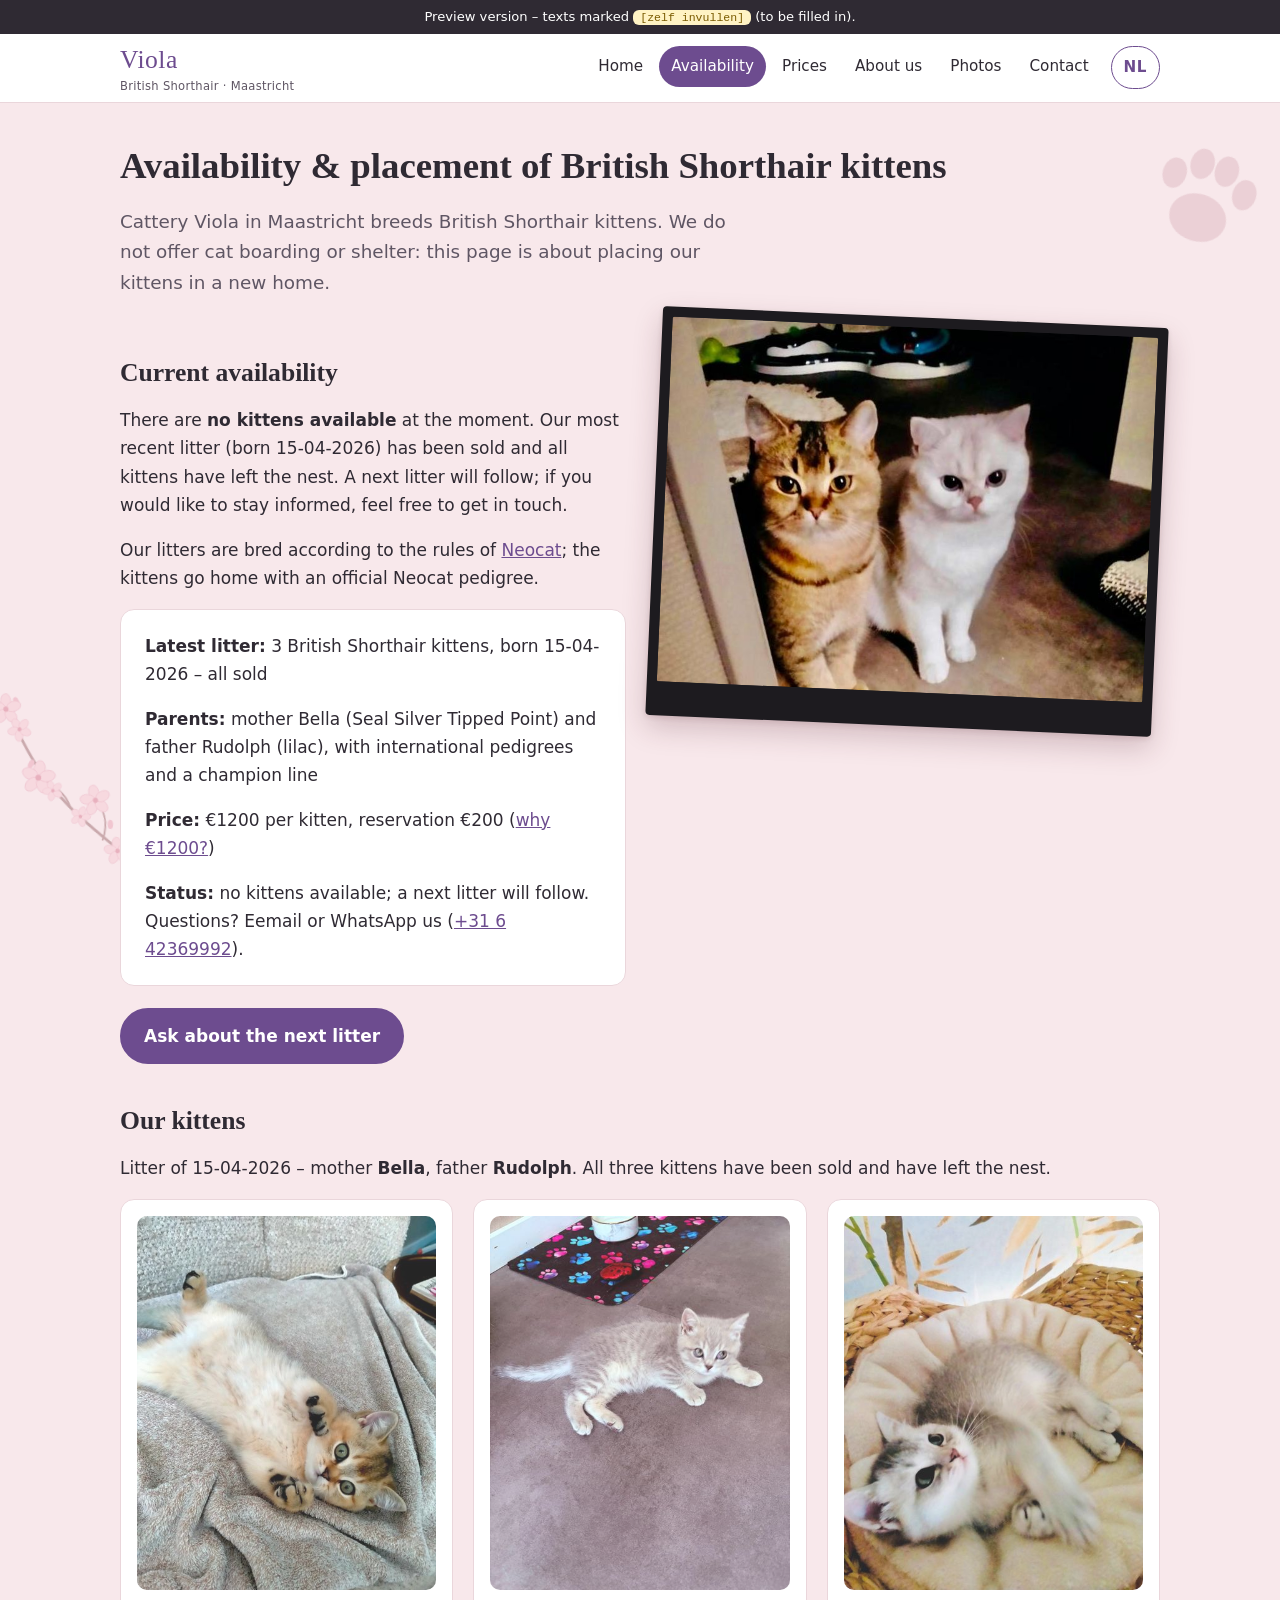
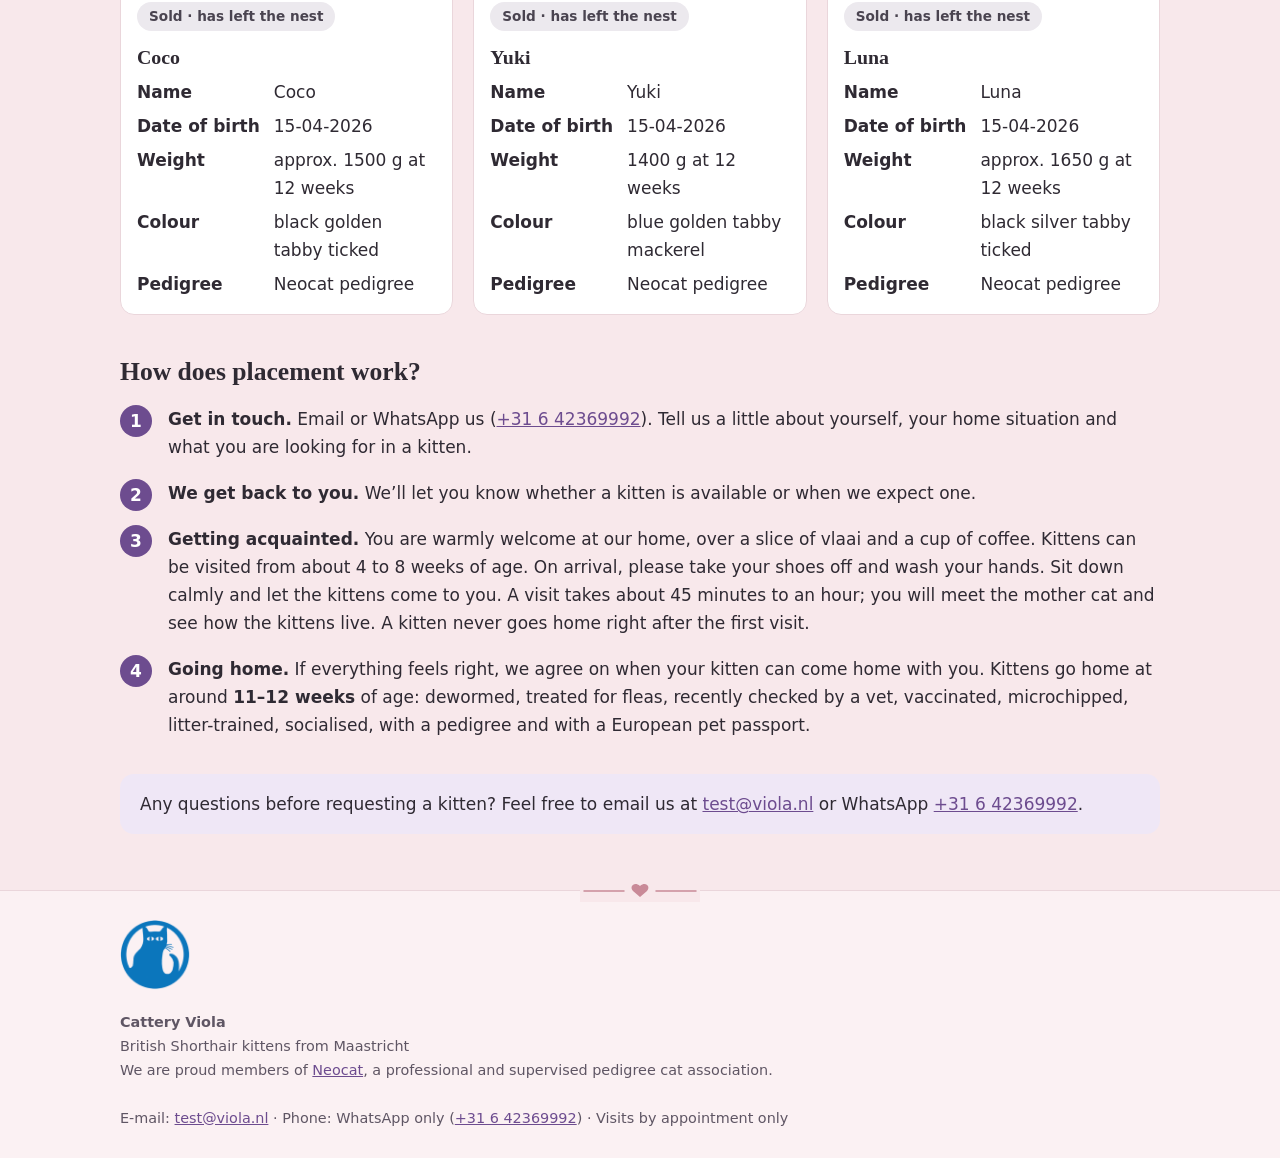
<file: en/availability.html>
<!doctype html>
<html lang="en">
<head>
<meta charset="utf-8">
<meta name="viewport" content="width=device-width,initial-scale=1">
<title>British Shorthair kittens availability | Cattery Viola Maastricht</title>
<meta name="description" content="Is a British Shorthair kitten available at Cattery Viola in Maastricht? Learn how placing a kitten works and ask for current availability.">
<link rel="canonical" href="https://warroc0.github.io/viola-cattery/en/availability.html">
<link rel="alternate" hreflang="nl" href="https://warroc0.github.io/viola-cattery/beschikbaarheid.html">
<link rel="alternate" hreflang="en" href="https://warroc0.github.io/viola-cattery/en/availability.html">
<link rel="alternate" hreflang="x-default" href="https://warroc0.github.io/viola-cattery/beschikbaarheid.html">
<meta property="og:type" content="website">
<meta property="og:site_name" content="Cattery Viola">
<meta property="og:title" content="British Shorthair kittens availability | Cattery Viola Maastricht">
<meta property="og:description" content="Is a British Shorthair kitten available at Cattery Viola in Maastricht? Learn how placing a kitten works and ask for current availability.">
<meta property="og:url" content="https://warroc0.github.io/viola-cattery/en/availability.html">
<meta property="og:locale" content="en_GB">
<meta property="og:image" content="https://warroc0.github.io/viola-cattery/images/viola-01.jpg">
<link rel="icon" href="data:image/svg+xml,<svg xmlns='http://www.w3.org/2000/svg' viewBox='0 0 100 100'><text y='.9em' font-size='90'>🐾</text></svg>">
<link rel="stylesheet" href="../css/style.css">
</head>
<body>
<a class="skip" href="#inhoud">Skip to content</a>
<div class="preview-bar">Preview version – texts marked <span class="fill">[zelf invullen]</span> (to be filled in).</div>
<header class="site"><div class="wrap">
<a class="brand" href="index.html">Viola<small>British Shorthair · Maastricht</small></a>
<button class="menu-toggle" aria-expanded="false" aria-controls="hoofdmenu" onclick="var n=document.getElementById('hoofdmenu');n.classList.toggle('open');this.setAttribute('aria-expanded',n.classList.contains('open'))">Menu</button>
<nav id="hoofdmenu" aria-label="Main menu"><ul><li><a href="index.html">Home</a></li><li><a href="availability.html" aria-current="page">Availability</a></li><li><a href="rates.html">Prices</a></li><li><a href="about.html">About us</a></li><li><a href="photos.html">Photos</a></li><li><a href="contact.html">Contact</a></li><li class="lang"><a href="../beschikbaarheid.html" hreflang="nl" lang="nl" title="Nederlandse versie">NL</a></li></ul></nav>
</div></header>
<main id="inhoud"><div class="wrap">

<h1>Availability &amp; placement of British Shorthair kittens</h1>
<p class="lead">Cattery Viola in Maastricht breeds British Shorthair kittens. We do not offer cat boarding or shelter: this page is about placing our kittens in a new home.</p>

<div class="grid2">
<section>
<h2>Current availability</h2>
<p>There are <strong>no kittens available</strong> at the moment. Our most recent litter (born 15-04-2026) has been sold and all kittens have left the nest. A next litter will follow; if you would like to stay informed, feel free to get in touch.</p>
<p>Our litters are bred according to the rules of <a href="https://www.neocat.nl/" target="_blank" rel="noopener">Neocat</a>; the kittens go home with an official Neocat pedigree.</p>
<div class="card">
<p style="margin-top:0"><strong>Latest litter:</strong> 3 British Shorthair kittens, born 15-04-2026 – all sold</p>
<p><strong>Parents:</strong> mother Bella (Seal Silver Tipped Point) and father Rudolph (lilac), with international pedigrees and a champion line</p>
<p><strong>Price:</strong> €1200 per kitten, reservation €200 (<a href="rates.html#why-1200">why €1200?</a>)</p>
<p style="margin-bottom:0"><strong>Status:</strong> no kittens available; a next litter will follow. Questions? Eemail or WhatsApp us (<a href="https://wa.me/31642369992">+31 6 42369992</a>).</p>
</div>
<div class="btns"><a class="btn" href="mailto:test@viola.nl?subject=Next%20litter%20British%20Shorthair%20kittens">Ask about the next litter</a></div>
</section>
<figure class="photo"><img src="../images/viola-05-sm.jpg" srcset="../images/viola-05-sm.jpg 640w, ../images/viola-05.jpg 1028w" sizes="(max-width:640px) 92vw, (max-width:1080px) 45vw, 480px" alt="A golden tabby and a white British Shorthair sitting side by side on the floor" width="1028" height="1035" loading="lazy"></figure>
</div>

<section id="kittens" class="kittens">
<h2>Our kittens</h2>
<p>Litter of 15-04-2026 – mother <strong>Bella</strong>, father <strong>Rudolph</strong>. All three kittens have been sold and have left the nest.</p>
<!-- SJABLOON kittenkaart (kopieer per kitten; vul alleen bekende feiten in, anders "to follow"):
<article class="kitten-card">
<div class="kitten-photo placeholder" aria-hidden="true"><span>Photo to follow</span></div>
  of: <figure class="kitten-photo"><img src="images/....jpg" alt="..." width="..." height="..." loading="lazy"></figure>
<p class="badge">Sold · has left the nest</p>  (only when sold; then also class="kitten-card sold")
<h3>Kitten N</h3>
<dl>
<dt>Name</dt><dd class="tbd">to follow</dd>
<dt>Date of birth</dt><dd>DD-MM-JJJJ</dd>
<dt>Weight</dt><dd class="tbd">to follow</dd>
<dt>Colour</dt><dd class="tbd">to follow</dd>
<dt>Pedigree</dt><dd class="tbd">to follow</dd>
</dl>
</article>
-->
<div class="kitten-grid">
<article class="kitten-card sold">
<figure class="kitten-photo"><img src="../images/coco-sm.jpg" srcset="../images/coco-sm.jpg 480w, ../images/coco.jpg 960w" sizes="(max-width:640px) 92vw, 320px" alt="Coco, black golden tabby ticked British Shorthair kitten" width="960" height="1200" loading="lazy"></figure>
<p class="badge">Sold · has left the nest</p>
<h3>Coco</h3>
<dl>
<dt>Name</dt><dd>Coco</dd>
<dt>Date of birth</dt><dd>15-04-2026</dd>
<dt>Weight</dt><dd>approx. 1500 g at 12 weeks</dd>
<dt>Colour</dt><dd lang="en">black golden tabby ticked</dd>
<dt>Pedigree</dt><dd>Neocat pedigree</dd>
</dl>
</article>
<article class="kitten-card sold">
<figure class="kitten-photo"><img src="../images/yuki-sm.jpg" srcset="../images/yuki-sm.jpg 480w, ../images/yuki.jpg 960w" sizes="(max-width:640px) 92vw, 320px" alt="Yuki, blue golden tabby mackerel British Shorthair kitten" width="960" height="1200" loading="lazy"></figure>
<p class="badge">Sold · has left the nest</p>
<h3>Yuki</h3>
<dl>
<dt>Name</dt><dd>Yuki</dd>
<dt>Date of birth</dt><dd>15-04-2026</dd>
<dt>Weight</dt><dd>1400 g at 12 weeks</dd>
<dt>Colour</dt><dd lang="en">blue golden tabby mackerel</dd>
<dt>Pedigree</dt><dd>Neocat pedigree</dd>
</dl>
</article>
<article class="kitten-card sold">
<figure class="kitten-photo"><img src="../images/luna-sm.jpg" srcset="../images/luna-sm.jpg 480w, ../images/luna.jpg 960w" sizes="(max-width:640px) 92vw, 320px" alt="Luna, black silver tabby ticked British Shorthair kitten" width="960" height="1200" loading="lazy"></figure>
<p class="badge">Sold · has left the nest</p>
<h3>Luna</h3>
<dl>
<dt>Name</dt><dd>Luna</dd>
<dt>Date of birth</dt><dd>15-04-2026</dd>
<dt>Weight</dt><dd>approx. 1650 g at 12 weeks</dd>
<dt>Colour</dt><dd lang="en">black silver tabby ticked</dd>
<dt>Pedigree</dt><dd>Neocat pedigree</dd>
</dl>
</article>
</div>
</section>

<section>
<h2>How does placement work?</h2>
<ol class="steps">
<li><strong>Get in touch.</strong> Email or WhatsApp us (<a href="https://wa.me/31642369992">+31 6 42369992</a>). Tell us a little about yourself, your home situation and what you are looking for in a kitten.</li>
<li><strong>We get back to you.</strong> We’ll let you know whether a kitten is available or when we expect one.</li>
<li><strong>Getting acquainted.</strong> You are warmly welcome at our home, over a slice of vlaai and a cup of coffee. Kittens can be visited from about 4 to 8 weeks of age. On arrival, please take your shoes off and wash your hands. Sit down calmly and let the kittens come to you. A visit takes about 45 minutes to an hour; you will meet the mother cat and see how the kittens live. A kitten never goes home right after the first visit.</li>
<li><strong>Going home.</strong> If everything feels right, we agree on when your kitten can come home with you. Kittens go home at around <strong>11–12 weeks</strong> of age: dewormed, treated for fleas, recently checked by a vet, vaccinated, microchipped, litter-trained, socialised, with a pedigree and with a European pet passport.</li>
</ol>
</section>

<div class="note">Any questions before requesting a kitten? Feel free to email us at <a href="mailto:test@viola.nl">test@viola.nl</a> or WhatsApp <a href="https://wa.me/31642369992">+31 6 42369992</a>.</div>

</div></main>
<footer class="site"><div class="wrap">
<a class="neocat-logo" href="https://www.neocat.nl/" target="_blank" rel="noopener"><img src="../images/neocat-logo.png" alt="Neocat logo" width="72" height="72" loading="lazy"></a>
<div class="cols">
<div><strong>Cattery Viola</strong><br>British Shorthair kittens from Maastricht<br>We are proud members of <a href="https://www.neocat.nl/" target="_blank" rel="noopener">Neocat</a>, a professional and supervised pedigree cat association.</div>
<div>E-mail: <a href="mailto:test@viola.nl">test@viola.nl</a> · Phone: WhatsApp only (<a href="https://wa.me/31642369992">+31 6 42369992</a>) · Visits by appointment only</div>
</div>
</div></footer>
</body>
</html>
</file>
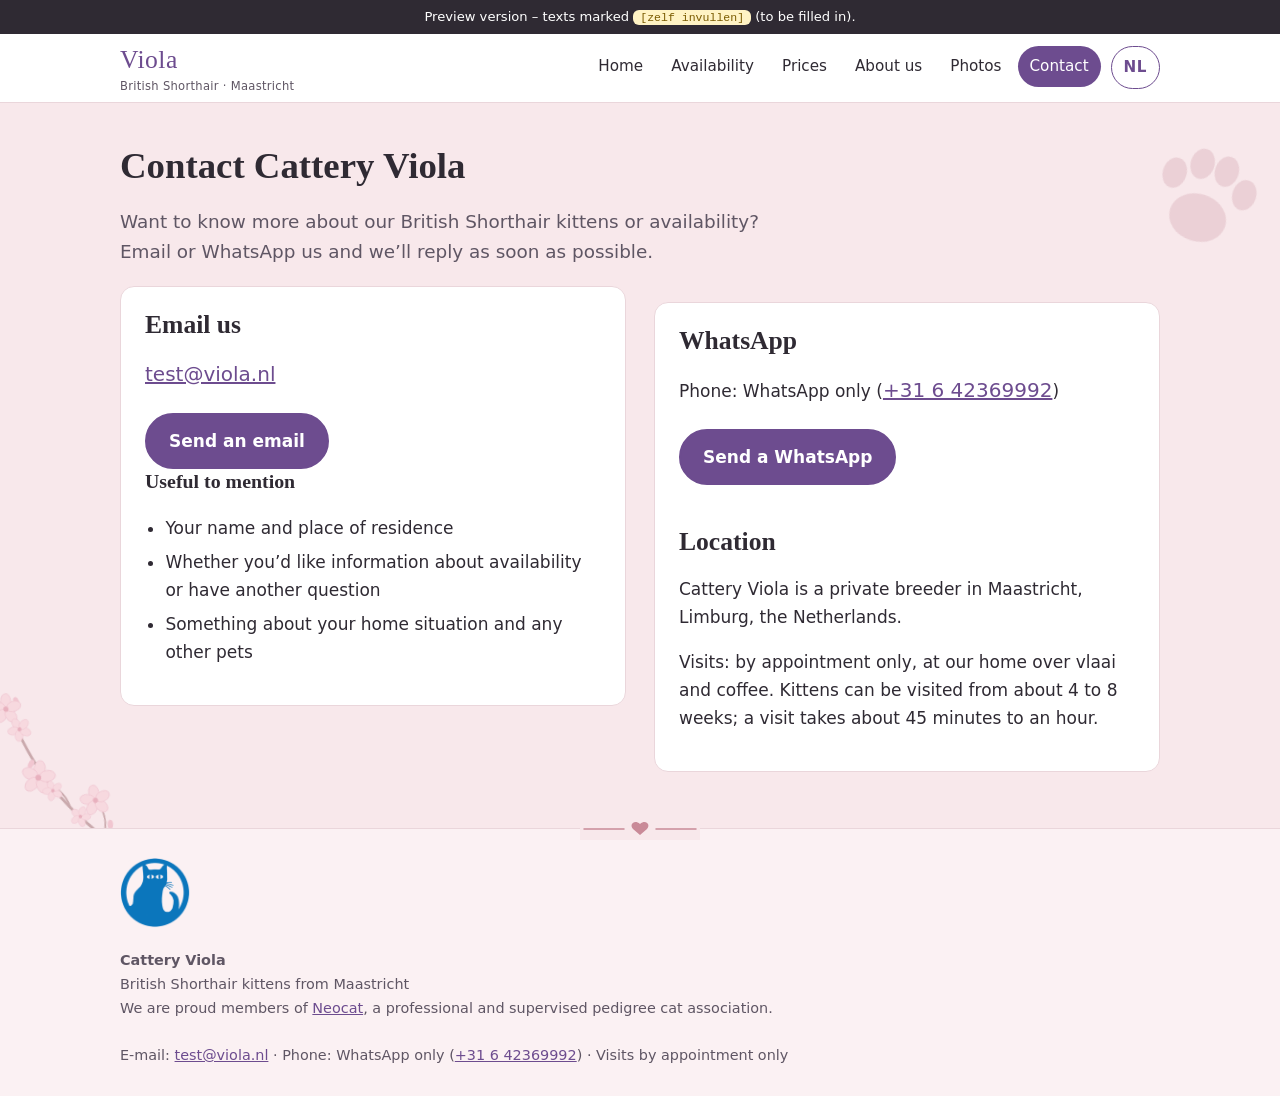
<file: en/contact.html>
<!doctype html>
<html lang="en">
<head>
<meta charset="utf-8">
<meta name="viewport" content="width=device-width,initial-scale=1">
<title>Contact | Cattery Viola – British Shorthair kittens Maastricht</title>
<meta name="description" content="Contact Cattery Viola in Maastricht at test@viola.nl with questions about British Shorthair kittens and availability.">
<link rel="canonical" href="https://warroc0.github.io/viola-cattery/en/contact.html">
<link rel="alternate" hreflang="nl" href="https://warroc0.github.io/viola-cattery/contact.html">
<link rel="alternate" hreflang="en" href="https://warroc0.github.io/viola-cattery/en/contact.html">
<link rel="alternate" hreflang="x-default" href="https://warroc0.github.io/viola-cattery/contact.html">
<meta property="og:type" content="website">
<meta property="og:site_name" content="Cattery Viola">
<meta property="og:title" content="Contact | Cattery Viola – British Shorthair kittens Maastricht">
<meta property="og:description" content="Contact Cattery Viola in Maastricht at test@viola.nl with questions about British Shorthair kittens and availability.">
<meta property="og:url" content="https://warroc0.github.io/viola-cattery/en/contact.html">
<meta property="og:locale" content="en_GB">
<meta property="og:image" content="https://warroc0.github.io/viola-cattery/images/viola-01.jpg">
<link rel="icon" href="data:image/svg+xml,<svg xmlns='http://www.w3.org/2000/svg' viewBox='0 0 100 100'><text y='.9em' font-size='90'>🐾</text></svg>">
<link rel="stylesheet" href="../css/style.css">
</head>
<body>
<a class="skip" href="#inhoud">Skip to content</a>
<div class="preview-bar">Preview version – texts marked <span class="fill">[zelf invullen]</span> (to be filled in).</div>
<header class="site"><div class="wrap">
<a class="brand" href="index.html">Viola<small>British Shorthair · Maastricht</small></a>
<button class="menu-toggle" aria-expanded="false" aria-controls="hoofdmenu" onclick="var n=document.getElementById('hoofdmenu');n.classList.toggle('open');this.setAttribute('aria-expanded',n.classList.contains('open'))">Menu</button>
<nav id="hoofdmenu" aria-label="Main menu"><ul><li><a href="index.html">Home</a></li><li><a href="availability.html">Availability</a></li><li><a href="rates.html">Prices</a></li><li><a href="about.html">About us</a></li><li><a href="photos.html">Photos</a></li><li><a href="contact.html" aria-current="page">Contact</a></li><li class="lang"><a href="../contact.html" hreflang="nl" lang="nl" title="Nederlandse versie">NL</a></li></ul></nav>
</div></header>
<main id="inhoud"><div class="wrap">

<h1>Contact Cattery Viola</h1>
<p class="lead">Want to know more about our British Shorthair kittens or availability? Email or WhatsApp us and we’ll reply as soon as possible.</p>
<div class="grid2">
<section class="card">
<h2 style="margin-top:0">Email us</h2>
<p><a href="mailto:test@viola.nl" style="font-size:1.25rem">test@viola.nl</a></p>
<div class="btns"><a class="btn" href="mailto:test@viola.nl?subject=Question%20about%20a%20British%20Shorthair%20kitten">Send an email</a></div>
<h3>Useful to mention</h3>
<ul class="check">
<li>Your name and place of residence</li>
<li>Whether you’d like information about availability or have another question</li>
<li>Something about your home situation and any other pets</li>
</ul>
</section>
<section class="card">
<h2 style="margin-top:0">WhatsApp</h2>
<p>Phone: WhatsApp only (<a href="https://wa.me/31642369992" style="font-size:1.25rem">+31 6 42369992</a>)</p>
<div class="btns"><a class="btn" href="https://wa.me/31642369992">Send a WhatsApp</a></div>
<h2>Location</h2>
<p>Cattery Viola is a private breeder in Maastricht, Limburg, the Netherlands.</p><p>Visits: by appointment only, at our home over vlaai and coffee. Kittens can be visited from about 4 to 8 weeks; a visit takes about 45 minutes to an hour.</p>
</section>
</div>

</div></main>
<footer class="site"><div class="wrap">
<a class="neocat-logo" href="https://www.neocat.nl/" target="_blank" rel="noopener"><img src="../images/neocat-logo.png" alt="Neocat logo" width="72" height="72" loading="lazy"></a>
<div class="cols">
<div><strong>Cattery Viola</strong><br>British Shorthair kittens from Maastricht<br>We are proud members of <a href="https://www.neocat.nl/" target="_blank" rel="noopener">Neocat</a>, a professional and supervised pedigree cat association.</div>
<div>E-mail: <a href="mailto:test@viola.nl">test@viola.nl</a> · Phone: WhatsApp only (<a href="https://wa.me/31642369992">+31 6 42369992</a>) · Visits by appointment only</div>
</div>
</div></footer>
</body>
</html>
</file>
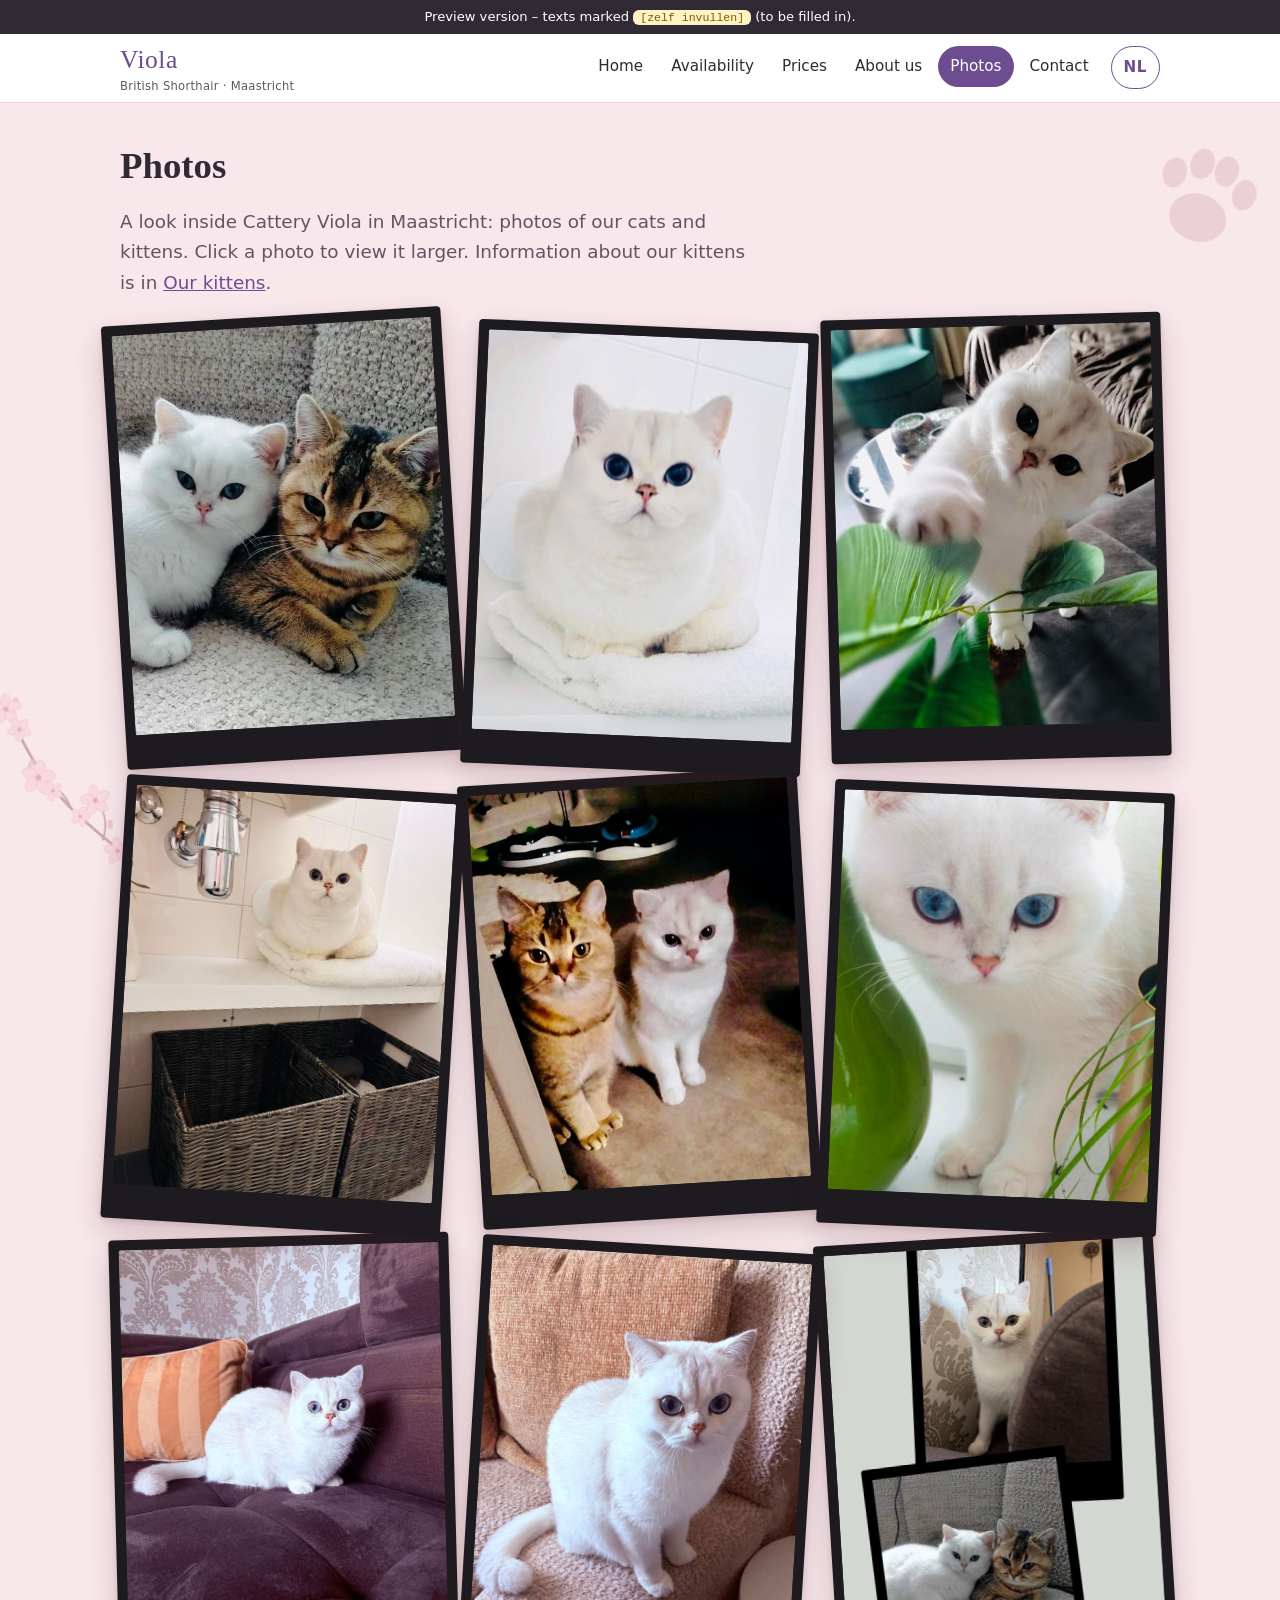
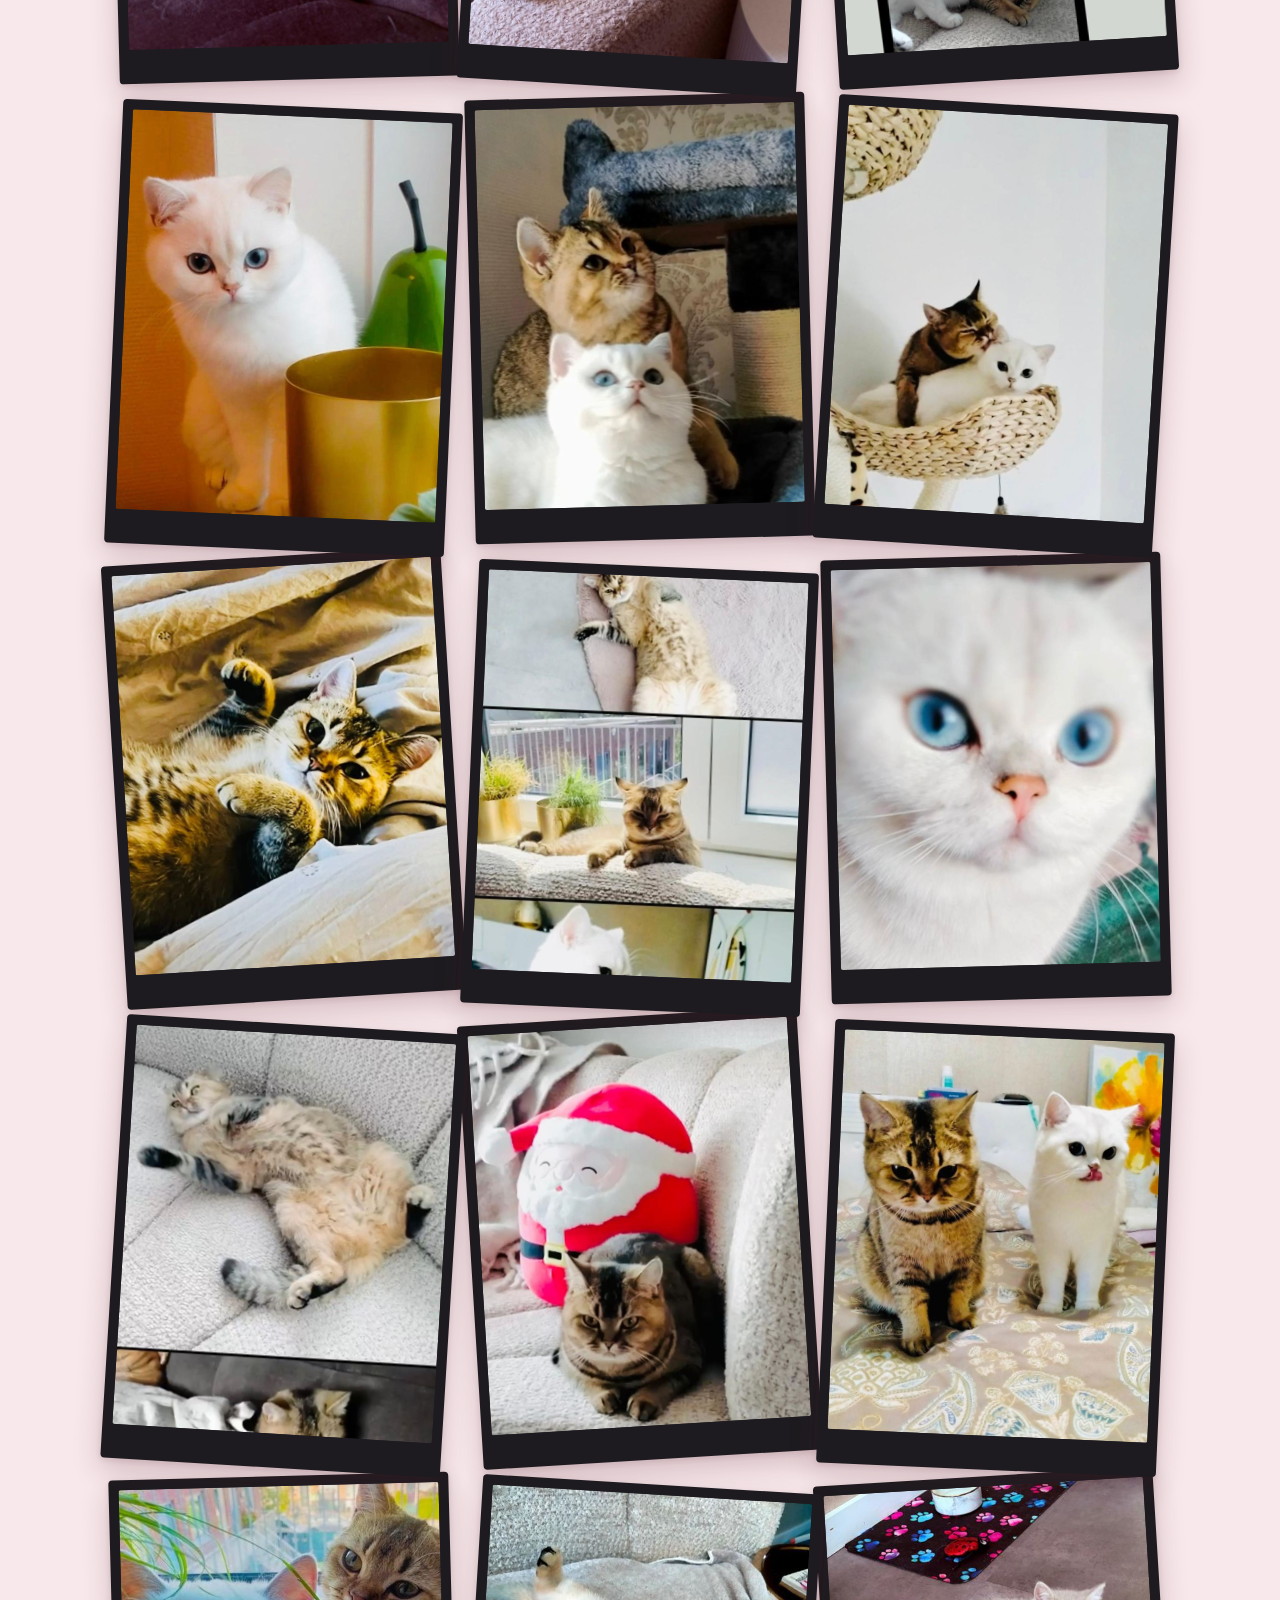
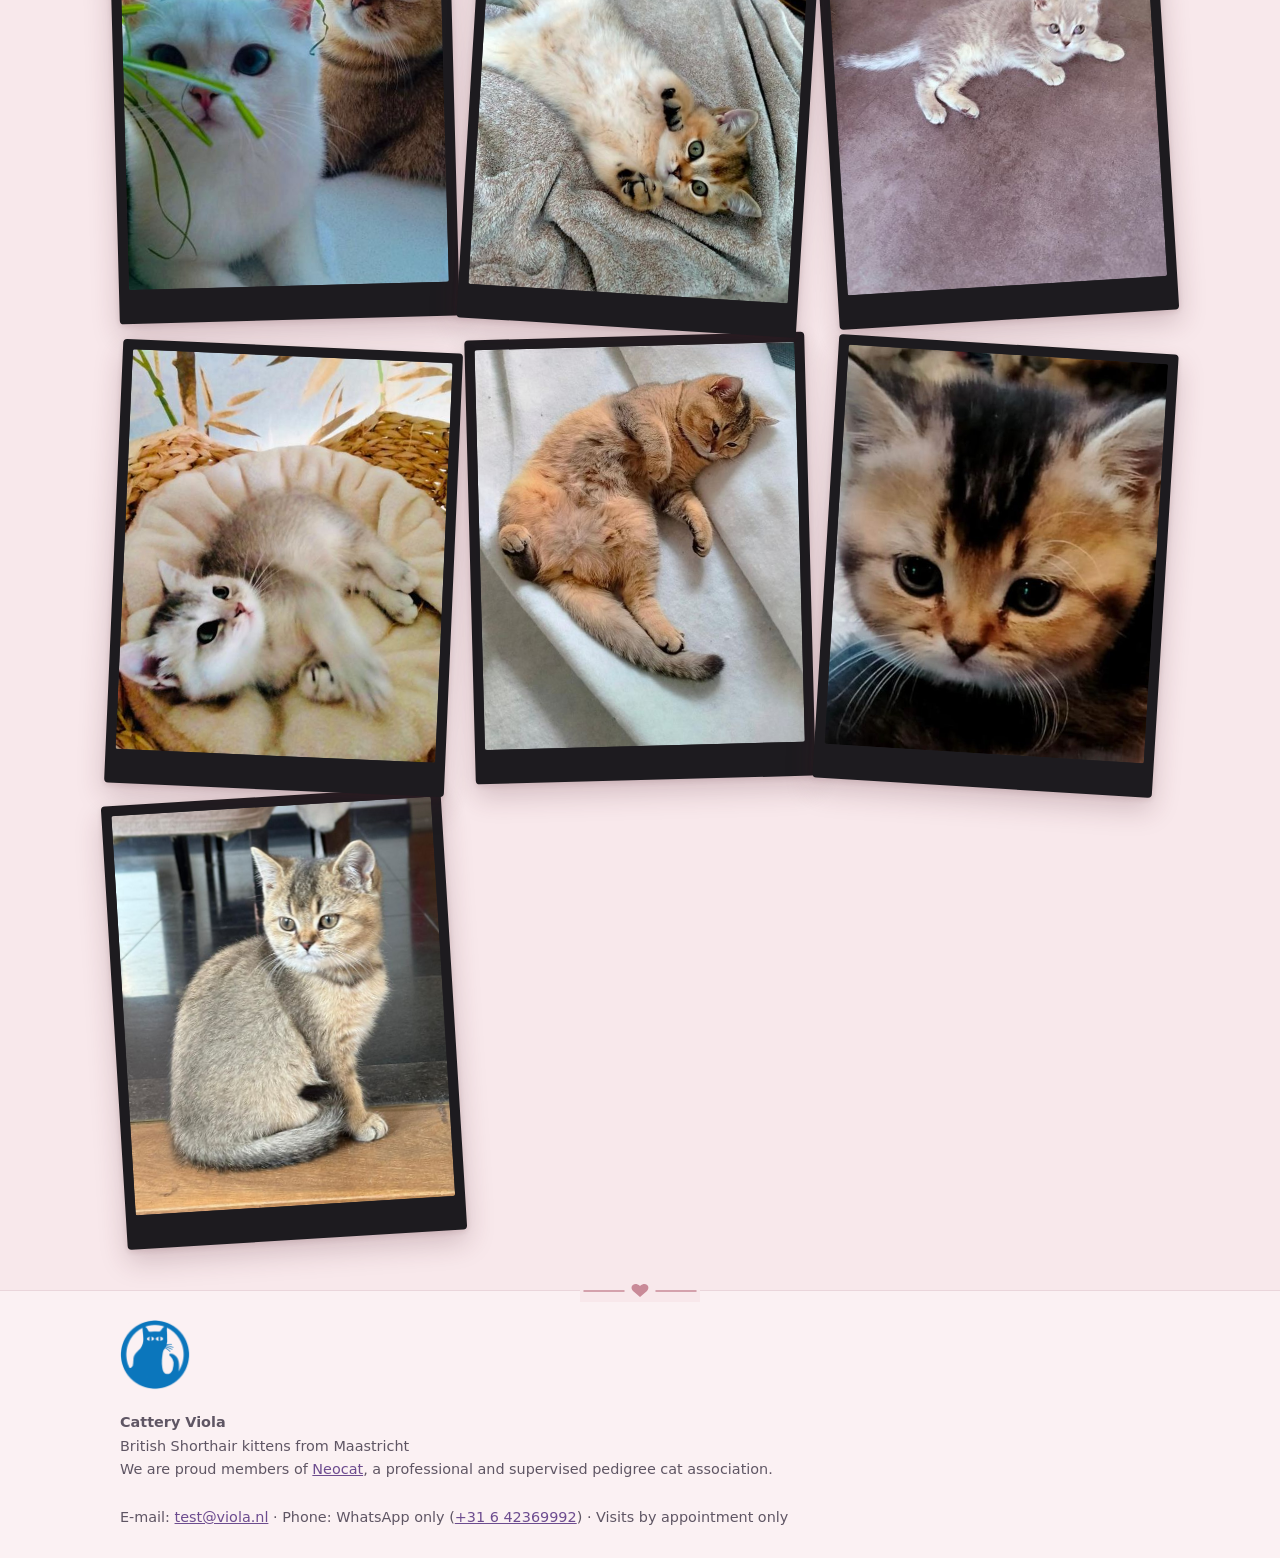
<file: en/photos.html>
<!doctype html>
<html lang="en">
<head>
<meta charset="utf-8">
<meta name="viewport" content="width=device-width,initial-scale=1">
<title>Photos | Cattery Viola in Maastricht</title>
<meta name="description" content="Photos of our cats and kittens at Cattery Viola in Maastricht.">
<link rel="canonical" href="https://warroc0.github.io/viola-cattery/en/photos.html">
<link rel="alternate" hreflang="nl" href="https://warroc0.github.io/viola-cattery/fotos.html">
<link rel="alternate" hreflang="en" href="https://warroc0.github.io/viola-cattery/en/photos.html">
<link rel="alternate" hreflang="x-default" href="https://warroc0.github.io/viola-cattery/fotos.html">
<meta property="og:type" content="website">
<meta property="og:site_name" content="Cattery Viola">
<meta property="og:title" content="Photos | Cattery Viola in Maastricht">
<meta property="og:description" content="Photos of our cats and kittens at Cattery Viola in Maastricht.">
<meta property="og:url" content="https://warroc0.github.io/viola-cattery/en/photos.html">
<meta property="og:locale" content="en_GB">
<meta property="og:image" content="https://warroc0.github.io/viola-cattery/images/viola-01.jpg">
<link rel="icon" href="data:image/svg+xml,<svg xmlns='http://www.w3.org/2000/svg' viewBox='0 0 100 100'><text y='.9em' font-size='90'>🐾</text></svg>">
<link rel="stylesheet" href="../css/style.css">
</head>
<body>
<a class="skip" href="#inhoud">Skip to content</a>
<div class="preview-bar">Preview version – texts marked <span class="fill">[zelf invullen]</span> (to be filled in).</div>
<header class="site"><div class="wrap">
<a class="brand" href="index.html">Viola<small>British Shorthair · Maastricht</small></a>
<button class="menu-toggle" aria-expanded="false" aria-controls="hoofdmenu" onclick="var n=document.getElementById('hoofdmenu');n.classList.toggle('open');this.setAttribute('aria-expanded',n.classList.contains('open'))">Menu</button>
<nav id="hoofdmenu" aria-label="Main menu"><ul><li><a href="index.html">Home</a></li><li><a href="availability.html">Availability</a></li><li><a href="rates.html">Prices</a></li><li><a href="about.html">About us</a></li><li><a href="photos.html" aria-current="page">Photos</a></li><li><a href="contact.html">Contact</a></li><li class="lang"><a href="../fotos.html" hreflang="nl" lang="nl" title="Nederlandse versie">NL</a></li></ul></nav>
</div></header>
<main id="inhoud"><div class="wrap">
<h1>Photos</h1>
<p class="lead">A look inside Cattery Viola in Maastricht: photos of our cats and kittens. Click a photo to view it larger. Information about our kittens is in <a href="availability.html#kittens">Our kittens</a>.</p>
<section class="gallery photo-page" aria-label="Photos">
<div class="grid3">
<figure class="photo"><a class="lb-open" href="../images/viola-01.jpg"><img src="../images/viola-01-sm.jpg" srcset="../images/viola-01-sm.jpg 640w, ../images/viola-01.jpg 926w" sizes="(max-width:640px) 92vw, (max-width:1080px) 45vw, 480px" alt="Two Cattery Viola British Shorthair kittens, one white and one golden tabby, cuddling on a grey sofa" width="926" height="1000" loading="lazy"></a></figure>
<figure class="photo"><a class="lb-open" href="../images/viola-02.jpg"><img src="../images/viola-02-sm.jpg" srcset="../images/viola-02-sm.jpg 640w, ../images/viola-02.jpg 1079w" sizes="(max-width:640px) 92vw, (max-width:1080px) 45vw, 480px" alt="White British Shorthair cat with blue eyes sitting on a white towel" width="1079" height="1400" loading="lazy"></a></figure>
<figure class="photo"><a class="lb-open" href="../images/viola-03.jpg"><img src="../images/viola-03-sm.jpg" srcset="../images/viola-03-sm.jpg 640w, ../images/viola-03.jpg 1145w" sizes="(max-width:640px) 92vw, (max-width:1080px) 45vw, 480px" alt="White British Shorthair cat curiously reaching a paw toward the camera among green leaves" width="1145" height="1400" loading="lazy"></a></figure>
<figure class="photo"><a class="lb-open" href="../images/viola-04.jpg"><img src="../images/viola-04-sm.jpg" srcset="../images/viola-04-sm.jpg 640w, ../images/viola-04.jpg 1050w" sizes="(max-width:640px) 92vw, (max-width:1080px) 45vw, 480px" alt="White British Shorthair cat relaxing on a bathroom shelf next to the towels" width="1050" height="1400" loading="lazy"></a></figure>
<figure class="photo"><a class="lb-open" href="../images/viola-05.jpg"><img src="../images/viola-05-sm.jpg" srcset="../images/viola-05-sm.jpg 640w, ../images/viola-05.jpg 1028w" sizes="(max-width:640px) 92vw, (max-width:1080px) 45vw, 480px" alt="A golden tabby and a white British Shorthair sitting side by side on the floor" width="1028" height="1035" loading="lazy"></a></figure>
<figure class="photo"><a class="lb-open" href="../images/viola-06.jpg"><img src="../images/viola-06-sm.jpg" srcset="../images/viola-06-sm.jpg 640w, ../images/viola-06.jpg 825w" sizes="(max-width:640px) 92vw, (max-width:1080px) 45vw, 480px" alt="Our white British Shorthair with blue eyes, close up among the plants" width="825" height="1400" loading="lazy"></a></figure>
<figure class="photo"><a class="lb-open" href="../images/viola-07.jpg"><img src="../images/viola-07-sm.jpg" srcset="../images/viola-07-sm.jpg 640w, ../images/viola-07.jpg 1050w" sizes="(max-width:640px) 92vw, (max-width:1080px) 45vw, 480px" alt="White Cattery Viola British Shorthair lying on a dark sofa next to an orange striped cushion" width="1050" height="1400" loading="lazy"></a></figure>
<figure class="photo"><a class="lb-open" href="../images/viola-08.jpg"><img src="../images/viola-08-sm.jpg" srcset="../images/viola-08-sm.jpg 640w, ../images/viola-08.jpg 946w" sizes="(max-width:640px) 92vw, (max-width:1080px) 45vw, 480px" alt="White Cattery Viola British Shorthair sitting on a beige sofa, looking straight at the camera" width="946" height="1400" loading="lazy"></a></figure>
<figure class="photo"><a class="lb-open" href="../images/viola-09.jpg"><img src="../images/viola-09-sm.jpg" srcset="../images/viola-09-sm.jpg 640w, ../images/viola-09.jpg 787w" sizes="(max-width:640px) 92vw, (max-width:1080px) 45vw, 480px" alt="Photo collage from Cattery Viola: our white British Shorthair and two kittens, one white and one golden tabby" width="787" height="1400" loading="lazy"></a></figure>
<figure class="photo"><a class="lb-open" href="../images/viola-10.jpg"><img src="../images/viola-10-sm.jpg" srcset="../images/viola-10-sm.jpg 640w, ../images/viola-10.jpg 940w" sizes="(max-width:640px) 92vw, (max-width:1080px) 45vw, 480px" alt="Bella, white female cat with blue eyes next to a golden pot" width="940" height="1400" loading="lazy"></a></figure>
<figure class="photo"><a class="lb-open" href="../images/viola-11.jpg"><img src="../images/viola-11-sm.jpg" srcset="../images/viola-11-sm.jpg 640w, ../images/viola-11.jpg 801w" sizes="(max-width:640px) 92vw, (max-width:1080px) 45vw, 480px" alt="Bella and Tiara on the cat tree: Tiara lying on top, Bella sitting in front" width="801" height="1400" loading="lazy"></a></figure>
<figure class="photo"><a class="lb-open" href="../images/viola-12.jpg"><img src="../images/viola-12-sm.jpg" srcset="../images/viola-12-sm.jpg 640w, ../images/viola-12.jpg 1082w" sizes="(max-width:640px) 92vw, (max-width:1080px) 45vw, 480px" alt="Bella and Tiara cuddling together in a hanging basket" width="1082" height="1400" loading="lazy"></a></figure>
<figure class="photo"><a class="lb-open" href="../images/viola-13.jpg"><img src="../images/viola-13-sm.jpg" srcset="../images/viola-13-sm.jpg 640w, ../images/viola-13.jpg 1065w" sizes="(max-width:640px) 92vw, (max-width:1080px) 45vw, 480px" alt="Tiara, tabby British Shorthair, lying relaxed on her back on the bed" width="1065" height="1400" loading="lazy"></a></figure>
<figure class="photo"><a class="lb-open" href="../images/viola-14.jpg"><img src="../images/viola-14-sm.jpg" srcset="../images/viola-14-sm.jpg 640w, ../images/viola-14.jpg 791w" sizes="(max-width:640px) 92vw, (max-width:1080px) 45vw, 480px" alt="Photo collage of Bella and Tiara: Tiara on the sofa and the windowsill, Bella on the bed" width="791" height="1400" loading="lazy"></a></figure>
<figure class="photo"><a class="lb-open" href="../images/viola-15.jpg"><img src="../images/viola-15-sm.jpg" srcset="../images/viola-15-sm.jpg 640w, ../images/viola-15.jpg 800w" sizes="(max-width:640px) 92vw, (max-width:1080px) 45vw, 480px" alt="White cat with blue eyes looking up at the camera" width="800" height="1400" loading="lazy"></a></figure>
<figure class="photo"><a class="lb-open" href="../images/viola-16.jpg"><img src="../images/viola-16-sm.jpg" srcset="../images/viola-16-sm.jpg 640w, ../images/viola-16.jpg 797w" sizes="(max-width:640px) 92vw, (max-width:1080px) 45vw, 480px" alt="Photo collage: Tiara, tabby British Shorthair, rolling playfully on her back on the sofa" width="797" height="1400" loading="lazy"></a></figure>
<figure class="photo"><a class="lb-open" href="../images/viola-17.jpg"><img src="../images/viola-17-sm.jpg" srcset="../images/viola-17-sm.jpg 640w, ../images/viola-17.jpg 877w" sizes="(max-width:640px) 92vw, (max-width:1080px) 45vw, 480px" alt="Tiara, tabby British Shorthair, on the sofa next to a Santa plush toy" width="877" height="1400" loading="lazy"></a></figure>
<figure class="photo"><a class="lb-open" href="../images/viola-18.jpg"><img src="../images/viola-18-sm.jpg" srcset="../images/viola-18-sm.jpg 640w, ../images/viola-18.jpg 1061w" sizes="(max-width:640px) 92vw, (max-width:1080px) 45vw, 480px" alt="Tiara and a white cat sitting side by side on the bed" width="1061" height="1400" loading="lazy"></a></figure>
<figure class="photo"><a class="lb-open" href="../images/viola-19.jpg"><img src="../images/viola-19-sm.jpg" srcset="../images/viola-19-sm.jpg 640w, ../images/viola-19.jpg 1206w" sizes="(max-width:640px) 92vw, (max-width:1080px) 45vw, 480px" alt="Bella and Tiara by the window among the plants" width="1206" height="1054" loading="lazy"></a></figure>
<figure class="photo"><a class="lb-open" href="../images/coco.jpg"><img src="../images/coco-sm.jpg" srcset="../images/coco-sm.jpg 480w, ../images/coco.jpg 960w" sizes="(max-width:640px) 92vw, (max-width:1080px) 45vw, 480px" alt="Coco, black golden tabby ticked British Shorthair kitten from Bella and Rudolph’s litter" width="960" height="1200" loading="lazy"></a></figure>
<figure class="photo"><a class="lb-open" href="../images/yuki.jpg"><img src="../images/yuki-sm.jpg" srcset="../images/yuki-sm.jpg 480w, ../images/yuki.jpg 960w" sizes="(max-width:640px) 92vw, (max-width:1080px) 45vw, 480px" alt="Yuki, blue golden tabby mackerel British Shorthair kitten from Bella and Rudolph’s litter" width="960" height="1200" loading="lazy"></a></figure>
<figure class="photo"><a class="lb-open" href="../images/luna.jpg"><img src="../images/luna-sm.jpg" srcset="../images/luna-sm.jpg 480w, ../images/luna.jpg 960w" sizes="(max-width:640px) 92vw, (max-width:1080px) 45vw, 480px" alt="Luna, black silver tabby ticked British Shorthair kitten from Bella and Rudolph’s litter" width="960" height="1200" loading="lazy"></a></figure>
<figure class="photo"><a class="lb-open" href="../images/viola-23.jpg"><img src="../images/viola-23-sm.jpg" srcset="../images/viola-23-sm.jpg 640w, ../images/viola-23.jpg 1083w" sizes="(max-width:640px) 92vw, (max-width:1080px) 45vw, 480px" alt="Tiara, British Shorthair, lying on a white blanket" width="1083" height="1128" loading="lazy"></a></figure>
<figure class="photo"><a class="lb-open" href="../images/viola-24.jpg"><img src="../images/viola-24-sm.jpg" srcset="../images/viola-24-sm.jpg 640w, ../images/viola-24.jpg 1125w" sizes="(max-width:640px) 92vw, (max-width:1080px) 45vw, 480px" alt="Tiara, British Shorthair, close-up of her face" width="1125" height="1224" loading="lazy"></a></figure>
<figure class="photo"><a class="lb-open" href="../images/viola-25.jpg"><img src="../images/viola-25-sm.jpg" srcset="../images/viola-25-sm.jpg 640w, ../images/viola-25.jpg 1050w" sizes="(max-width:640px) 92vw, (max-width:1080px) 45vw, 480px" alt="Tiara, British Shorthair, sitting on a wooden floor" width="1050" height="1400" loading="lazy"></a></figure>
</div>
</section>
</div></main>
<footer class="site"><div class="wrap">
<a class="neocat-logo" href="https://www.neocat.nl/" target="_blank" rel="noopener"><img src="../images/neocat-logo.png" alt="Neocat logo" width="72" height="72" loading="lazy"></a>
<div class="cols">
<div><strong>Cattery Viola</strong><br>British Shorthair kittens from Maastricht<br>We are proud members of <a href="https://www.neocat.nl/" target="_blank" rel="noopener">Neocat</a>, a professional and supervised pedigree cat association.</div>
<div>E-mail: <a href="mailto:test@viola.nl">test@viola.nl</a> · Phone: WhatsApp only (<a href="https://wa.me/31642369992">+31 6 42369992</a>) · Visits by appointment only</div>
</div>
</div></footer>
<script src="../js/lightbox.js" defer></script>
</body>
</html>
</file>
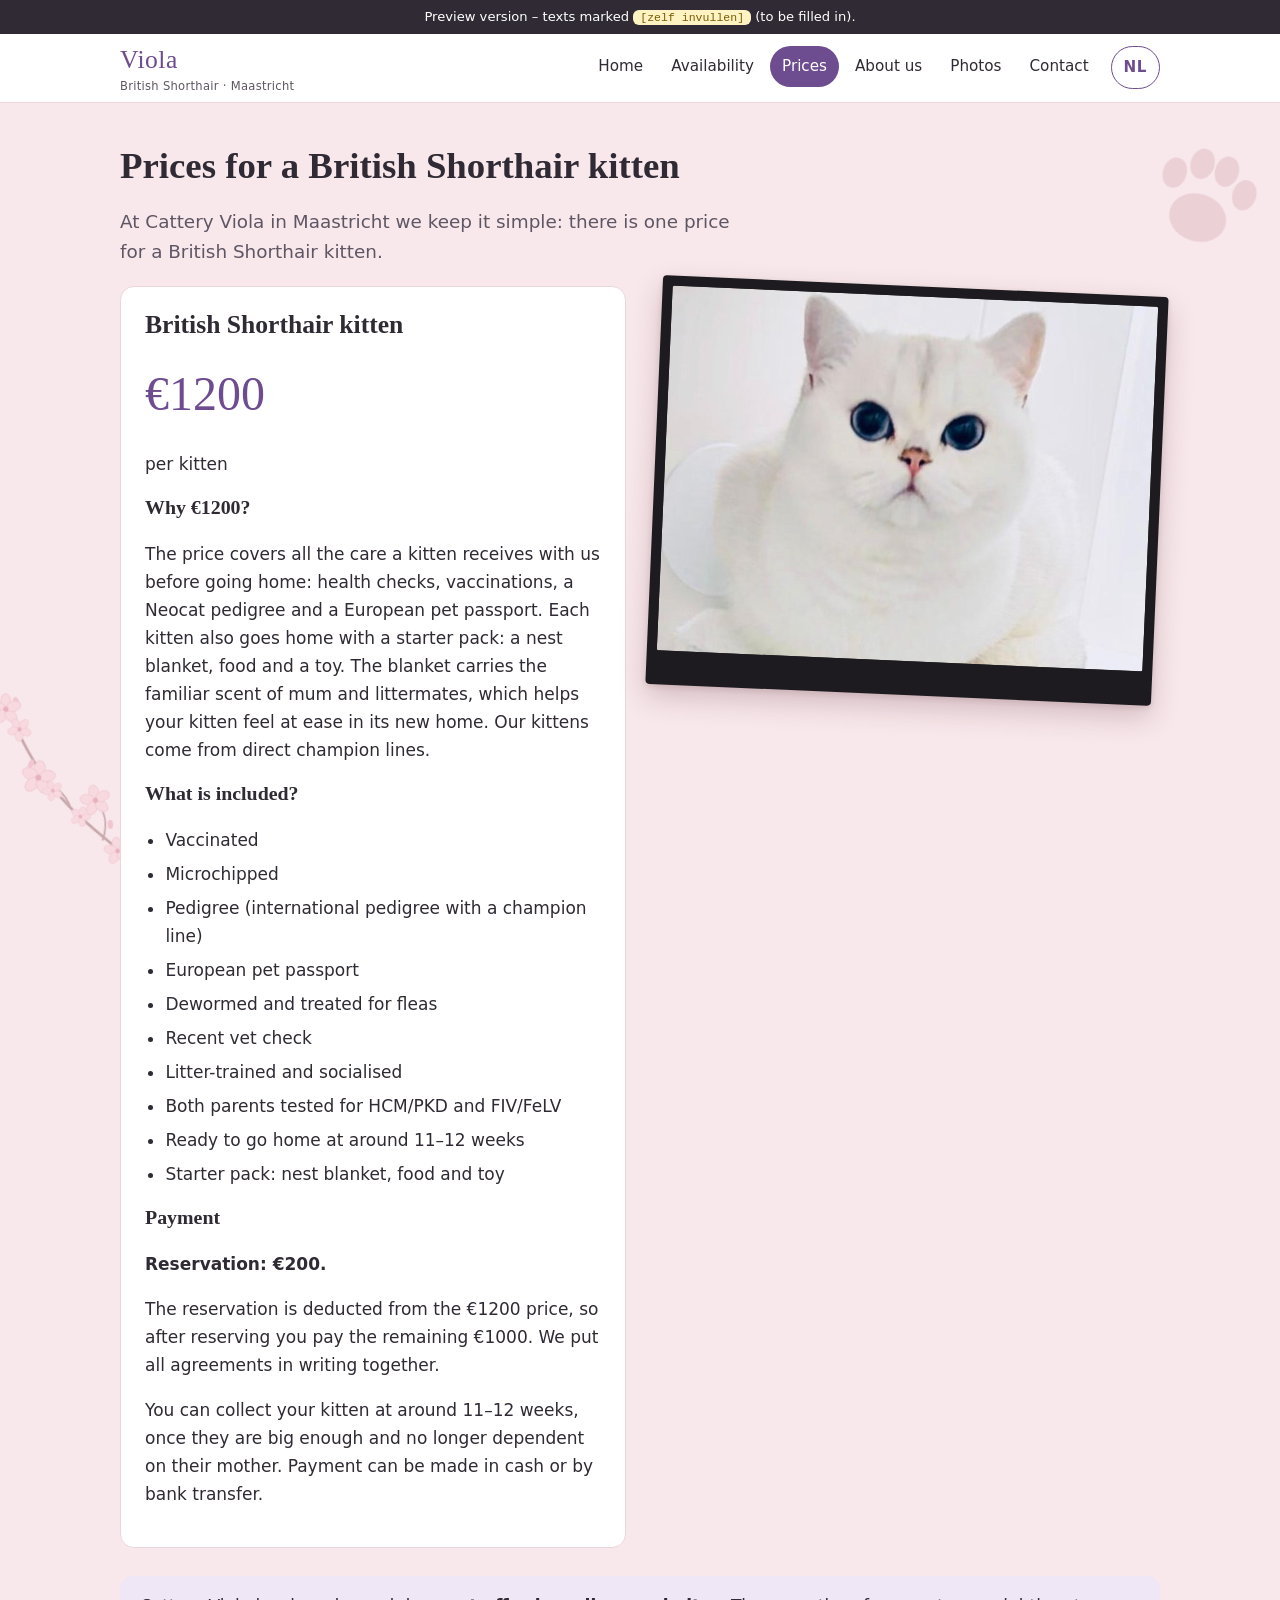
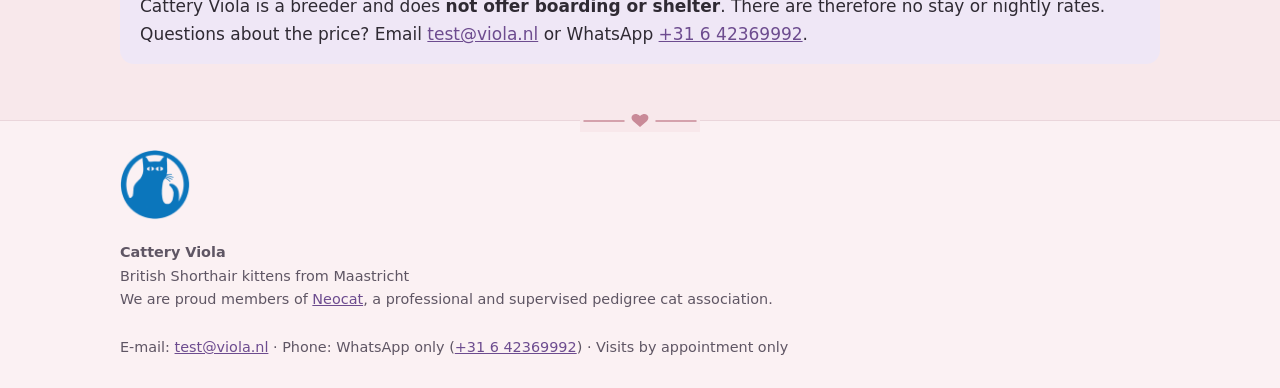
<file: en/rates.html>
<!doctype html>
<html lang="en">
<head>
<meta charset="utf-8">
<meta name="viewport" content="width=device-width,initial-scale=1">
<title>British Shorthair kitten price (€1200) | Cattery Viola Maastricht</title>
<meta name="description" content="A British Shorthair kitten from Cattery Viola in Maastricht costs €1200. See what is included in the price. No boarding or nightly rates.">
<link rel="canonical" href="https://warroc0.github.io/viola-cattery/en/rates.html">
<link rel="alternate" hreflang="nl" href="https://warroc0.github.io/viola-cattery/tarieven.html">
<link rel="alternate" hreflang="en" href="https://warroc0.github.io/viola-cattery/en/rates.html">
<link rel="alternate" hreflang="x-default" href="https://warroc0.github.io/viola-cattery/tarieven.html">
<meta property="og:type" content="website">
<meta property="og:site_name" content="Cattery Viola">
<meta property="og:title" content="British Shorthair kitten price (€1200) | Cattery Viola Maastricht">
<meta property="og:description" content="A British Shorthair kitten from Cattery Viola in Maastricht costs €1200. See what is included in the price. No boarding or nightly rates.">
<meta property="og:url" content="https://warroc0.github.io/viola-cattery/en/rates.html">
<meta property="og:locale" content="en_GB">
<meta property="og:image" content="https://warroc0.github.io/viola-cattery/images/viola-01.jpg">
<link rel="icon" href="data:image/svg+xml,<svg xmlns='http://www.w3.org/2000/svg' viewBox='0 0 100 100'><text y='.9em' font-size='90'>🐾</text></svg>">
<link rel="stylesheet" href="../css/style.css">
</head>
<body>
<a class="skip" href="#inhoud">Skip to content</a>
<div class="preview-bar">Preview version – texts marked <span class="fill">[zelf invullen]</span> (to be filled in).</div>
<header class="site"><div class="wrap">
<a class="brand" href="index.html">Viola<small>British Shorthair · Maastricht</small></a>
<button class="menu-toggle" aria-expanded="false" aria-controls="hoofdmenu" onclick="var n=document.getElementById('hoofdmenu');n.classList.toggle('open');this.setAttribute('aria-expanded',n.classList.contains('open'))">Menu</button>
<nav id="hoofdmenu" aria-label="Main menu"><ul><li><a href="index.html">Home</a></li><li><a href="availability.html">Availability</a></li><li><a href="rates.html" aria-current="page">Prices</a></li><li><a href="about.html">About us</a></li><li><a href="photos.html">Photos</a></li><li><a href="contact.html">Contact</a></li><li class="lang"><a href="../tarieven.html" hreflang="nl" lang="nl" title="Nederlandse versie">NL</a></li></ul></nav>
</div></header>
<main id="inhoud"><div class="wrap">

<h1>Prices for a British Shorthair kitten</h1>
<p class="lead">At Cattery Viola in Maastricht we keep it simple: there is one price for a British Shorthair kitten.</p>

<div class="grid2">
<section class="card">
<h2 style="margin-top:0">British Shorthair kitten</h2>
<p class="price">€1200</p>
<p>per kitten</p>
<h3 id="why-1200">Why €1200?</h3>
<p>The price covers all the care a kitten receives with us before going home: health checks, vaccinations, a Neocat pedigree and a European pet passport. Each kitten also goes home with a starter pack: a nest blanket, food and a toy. The blanket carries the familiar scent of mum and littermates, which helps your kitten feel at ease in its new home. Our kittens come from direct champion lines.</p>
<h3>What is included?</h3>
<ul class="check">
<li>Vaccinated</li>
<li>Microchipped</li>
<li>Pedigree (international pedigree with a champion line)</li>
<li>European pet passport</li>
<li>Dewormed and treated for fleas</li>
<li>Recent vet check</li>
<li>Litter-trained and socialised</li>
<li>Both parents tested for HCM/PKD and FIV/FeLV</li>
<li>Ready to go home at around 11–12 weeks</li>
<li>Starter pack: nest blanket, food and toy</li>
</ul>
<h3>Payment</h3>
<p><strong>Reservation: €200.</strong></p>
<p>The reservation is deducted from the €1200 price, so after reserving you pay the remaining €1000. We put all agreements in writing together.</p>
<p>You can collect your kitten at around 11–12 weeks, once they are big enough and no longer dependent on their mother. Payment can be made in cash or by bank transfer.</p>
</section>
<figure class="photo"><img src="../images/viola-02-sm.jpg" srcset="../images/viola-02-sm.jpg 640w, ../images/viola-02.jpg 1079w" sizes="(max-width:640px) 92vw, (max-width:1080px) 45vw, 480px" alt="White British Shorthair cat with blue eyes sitting on a white towel" width="1079" height="1400" loading="lazy"></figure>
</div>

<div class="note" style="margin-top:28px">Cattery Viola is a breeder and does <strong>not offer boarding or shelter</strong>. There are therefore no stay or nightly rates. Questions about the price? Email <a href="mailto:test@viola.nl">test@viola.nl</a> or WhatsApp <a href="https://wa.me/31642369992">+31 6 42369992</a>.</div>

</div></main>
<footer class="site"><div class="wrap">
<a class="neocat-logo" href="https://www.neocat.nl/" target="_blank" rel="noopener"><img src="../images/neocat-logo.png" alt="Neocat logo" width="72" height="72" loading="lazy"></a>
<div class="cols">
<div><strong>Cattery Viola</strong><br>British Shorthair kittens from Maastricht<br>We are proud members of <a href="https://www.neocat.nl/" target="_blank" rel="noopener">Neocat</a>, a professional and supervised pedigree cat association.</div>
<div>E-mail: <a href="mailto:test@viola.nl">test@viola.nl</a> · Phone: WhatsApp only (<a href="https://wa.me/31642369992">+31 6 42369992</a>) · Visits by appointment only</div>
</div>
</div></footer>
</body>
</html>
</file>
<file: css/style.css>
:root{--bg:#fbf8f4;--card:#fff;--ink:#2f2a33;--muted:#6b6370;--accent:#6d4c8f;--accent-2:#efe7f6;--line:#e7e0d8;--fill:#fff3c4;--fill-ink:#7a5b00;--radius:14px;--max:1080px}
*{box-sizing:border-box}
html{scroll-behavior:smooth}
body{margin:0;font-family:system-ui,-apple-system,"Segoe UI",Roboto,Helvetica,Arial,sans-serif;color:var(--ink);background:var(--bg);line-height:1.65;font-size:17px}
img{max-width:100%;display:block}
a{color:var(--accent)}
.wrap{max-width:var(--max);margin:0 auto;padding:0 20px}
.preview-bar{background:var(--ink);color:#fff;text-align:center;font-size:.82rem;padding:6px 12px}
header.site{background:var(--card);border-bottom:1px solid var(--line);position:sticky;top:0;z-index:10}
header.site .wrap{display:flex;align-items:center;justify-content:space-between;gap:16px;min-height:68px;flex-wrap:wrap}
.brand{font-family:Georgia,"Times New Roman",serif;font-size:1.6rem;color:var(--accent);text-decoration:none;letter-spacing:.5px}
.brand small{display:block;font-family:system-ui,sans-serif;font-size:.72rem;color:var(--muted);letter-spacing:.3px;margin-top:-4px}
nav ul{list-style:none;display:flex;gap:4px;margin:0;padding:0;flex-wrap:wrap}
nav a{display:block;padding:8px 12px;border-radius:999px;text-decoration:none;color:var(--ink);font-size:.95rem}
nav a:hover{background:var(--accent-2)}
nav a[aria-current=page]{background:var(--accent);color:#fff}
.menu-toggle{display:none}
main{padding:40px 0 56px}
h1,h2,h3{font-family:Georgia,"Times New Roman",serif;line-height:1.25;color:var(--ink)}
h1{font-size:2.3rem;margin:0 0 .4em}
h2{font-size:1.6rem;margin:1.6em 0 .5em}
.lead{font-size:1.15rem;color:var(--muted);max-width:640px}
.hero{display:grid;grid-template-columns:1.1fr 1fr;gap:36px;align-items:center}
.btns{display:flex;gap:12px;flex-wrap:wrap;margin-top:22px}
.btn{display:inline-block;padding:12px 22px;border-radius:999px;background:var(--accent);color:#fff;text-decoration:none;font-weight:600;border:2px solid var(--accent)}
.btn.alt{background:transparent;color:var(--accent)}
.btn:hover{filter:brightness(1.08)}
figure.photo{position:relative;margin:0;border-radius:var(--radius);overflow:hidden;background:#ddd;box-shadow:0 8px 24px rgba(47,42,51,.08)}
figure.photo img{width:100%;height:100%;object-fit:cover;object-position:center 30%;aspect-ratio:4/3}
.gallery .grid3{margin-top:12px}
.gallery figure.photo img{aspect-ratio:4/5}
.grid3{display:grid;grid-template-columns:repeat(3,1fr);gap:20px}
.grid2{display:grid;grid-template-columns:repeat(2,1fr);gap:28px;align-items:start}
.card{background:var(--card);border:1px solid var(--line);border-radius:var(--radius);padding:22px 24px}
.card h3{margin-top:0}
.fill{background:var(--fill);color:var(--fill-ink);padding:1px 7px;border-radius:6px;font-family:ui-monospace,Menlo,Consolas,monospace;font-size:.88em;white-space:normal;overflow-wrap:anywhere}
.price{font-family:Georgia,serif;font-size:3rem;color:var(--accent);margin:.1em 0}
ul.check{padding-left:1.2em}
ul.check li{margin:.35em 0}
.note{background:var(--accent-2);border-radius:var(--radius);padding:16px 20px;color:var(--ink)}
.steps{counter-reset:s;list-style:none;padding:0}
.steps li{counter-increment:s;position:relative;padding:0 0 18px 48px}
.steps li::before{content:counter(s);position:absolute;left:0;top:0;width:32px;height:32px;border-radius:50%;background:var(--accent);color:#fff;display:grid;place-items:center;font-weight:700}
footer.site{border-top:1px solid var(--line);background:var(--card);padding:28px 0;font-size:.9rem;color:var(--muted)}
footer.site .cols{display:flex;justify-content:space-between;gap:24px;flex-wrap:wrap}
footer.site details{margin-top:14px;font-size:.8rem}
footer.site details li{margin:2px 0}
@media (max-width:820px){
 .hero,.grid2{grid-template-columns:1fr}
 .grid3{grid-template-columns:1fr}
 h1{font-size:1.9rem}
 .menu-toggle{display:inline-block;background:none;border:1px solid var(--line);border-radius:8px;padding:6px 12px;font-size:1rem;cursor:pointer}
 nav{width:100%;display:none;padding-bottom:12px}
 nav.open{display:block}
 nav ul{flex-direction:column}
}
body{overflow-x:hidden}
/* language switch */
nav li.lang a{border:1px solid var(--accent);color:var(--accent);font-weight:600;letter-spacing:.5px;margin-left:6px}
nav li.lang a:hover{background:var(--accent);color:#fff}
@media (max-width:820px){nav li.lang a{margin-left:0;display:inline-block;margin-top:6px}}
figure.photo.doc{background:#fff}
.gallery figure.photo.doc img{object-fit:contain;object-position:center}
figure.photo figcaption{position:absolute;left:8px;bottom:8px;background:rgba(47,42,51,.78);color:#fff;font-size:.85rem;padding:4px 10px;border-radius:999px}
/* Neocat membership */
p.member{display:inline-block;background:#fff;border:2px solid var(--accent);border-radius:999px;padding:6px 16px;margin:4px 0 14px;font-size:1.05rem}
.card.neocat{margin:0 0 18px}
.card + .card{margin-top:16px}
.card figure.photo.doc{margin-top:14px;box-shadow:none;border:1px solid var(--line)}
.card figure.photo.doc img{height:auto;aspect-ratio:auto;object-fit:contain}
.card figure.photo.doc figcaption{position:static;display:block;border-radius:0;background:var(--accent-2);color:var(--ink);padding:6px 12px}
/* Polaroid-stijl kattenfoto's (niet de stamboomscans) */
figure.photo:not(.doc){border-radius:4px;background:#1d1b1f;padding:10px 10px 34px;box-shadow:0 10px 24px rgba(47,42,51,.22);transform:rotate(-2.5deg);transition:transform .25s ease}
figure.photo:not(.doc) img{border-radius:2px}
.gallery .grid3 figure.photo:not(.doc){margin:-6px}
.gallery figure.photo:not(.doc):nth-child(4n+1){transform:rotate(-3.5deg)}
.gallery figure.photo:not(.doc):nth-child(4n+2){transform:rotate(2.5deg) translateY(10px);z-index:1}
.gallery figure.photo:not(.doc):nth-child(4n+3){transform:rotate(-1.5deg)}
.gallery figure.photo:not(.doc):nth-child(4n){transform:rotate(3.5deg) translateY(8px);z-index:1}
.grid2 > figure.photo:not(.doc),.hero figure.photo:not(.doc){transform:rotate(2.5deg)}
figure.photo:not(.doc):hover{transform:rotate(0) scale(1.02);z-index:2}
@media (max-width:640px){
 figure.photo:not(.doc),.gallery figure.photo:not(.doc):nth-child(n),.grid2 > figure.photo:not(.doc),.hero figure.photo:not(.doc){transform:rotate(0);margin:0;padding:8px 8px 26px}
 .gallery .grid3 figure.photo:not(.doc){margin:0}
 main{overflow-x:hidden}
}
.neocat-logo{display:inline-block;margin-bottom:12px}.neocat-logo img{width:72px;max-width:20vw;height:auto}
/* Foto's-pagina + lightbox */
.photo-page .grid3{margin-top:24px;gap:28px}
a.lb-open{display:block;cursor:zoom-in;color:inherit}
a.lb-open:focus-visible{outline:3px solid var(--accent);outline-offset:4px}
.lightbox{position:fixed;inset:0;z-index:100;background:rgba(20,18,22,.92);display:flex;align-items:center;justify-content:center;padding:56px 64px}
.lightbox[hidden]{display:none}
.lb-fig{margin:0;max-width:100%;max-height:100%;display:flex;flex-direction:column;align-items:center}
.lb-fig img{max-width:100%;max-height:calc(100vh - 140px);width:auto;height:auto;border:10px solid #1d1b1f;border-bottom-width:30px;border-radius:4px;box-shadow:0 12px 40px rgba(0,0,0,.5);background:#1d1b1f}
.lb-count{color:#eee;font-size:.9rem;margin-top:8px}
.lightbox button{position:absolute;background:rgba(255,255,255,.12);color:#fff;border:0;border-radius:999px;width:48px;height:48px;font-size:2rem;line-height:1;cursor:pointer}
.lightbox button:hover,.lightbox button:focus-visible{background:rgba(255,255,255,.28);outline:2px solid #fff}
.lb-close{top:10px;right:10px}
.lb-prev{left:10px;top:50%;transform:translateY(-50%)}
.lb-next{right:10px;top:50%;transform:translateY(-50%)}
body.lb-lock{overflow:hidden}
@media (max-width:640px){.lightbox{padding:60px 8px 72px}.lb-prev,.lb-next{top:auto;bottom:12px;transform:none}.lb-prev{left:calc(50% - 58px)}.lb-next{right:calc(50% - 58px)}.lb-fig img{max-height:calc(100vh - 150px);border-width:6px 6px 20px}}
/* Toegankelijkheid */
.skip{position:absolute;left:8px;top:-60px;z-index:200;background:var(--accent);color:#fff;padding:10px 16px;border-radius:8px;font-weight:600;text-decoration:none}
.skip:focus{top:8px}
a:focus-visible,button:focus-visible{outline:3px solid var(--accent);outline-offset:3px}
@media (prefers-reduced-motion:reduce){*{transition:none!important}}
/* Kittenkaarten */
.kittens{margin-top:8px}
.kitten-grid{display:grid;grid-template-columns:repeat(3,1fr);gap:20px;margin-top:16px}
.kitten-card{background:var(--card);border:1px solid var(--line);border-radius:var(--radius);padding:16px;display:flex;flex-direction:column}
.kitten-card h3{margin:14px 0 8px}
.kitten-photo{margin:0;border-radius:10px;overflow:hidden;aspect-ratio:4/5}
.kitten-photo img{width:100%;height:100%;object-fit:cover}
.kitten-photo.placeholder{display:flex;align-items:center;justify-content:center;background:var(--accent-2);border:1px dashed #cdbfdc;color:var(--muted);font-size:.95rem}
.kitten-card dl{display:grid;grid-template-columns:auto 1fr;gap:6px 14px;margin:0}
.kitten-card dt{font-weight:600}
.kitten-card dd{margin:0}
.kitten-card dd.tbd{color:var(--muted);font-style:italic}
@media (max-width:820px){.kitten-grid{grid-template-columns:1fr 1fr}}
@media (max-width:640px){.kitten-grid{grid-template-columns:1fr}.kitten-photo{aspect-ratio:16/9}}
/* Portret in kattenkaart (polaroid) */
.card figure.cat-portrait{float:right;width:min(220px,40%);margin:0 4px 14px 22px;transform:rotate(2.5deg)}
.card figure.cat-portrait img{aspect-ratio:4/5}
.card figure.photo.doc{clear:both}
@media (max-width:640px){.card figure.cat-portrait{float:none;width:min(260px,80%);margin:0 auto 16px;transform:none}}
.kitten-card .badge{align-self:flex-start;margin:12px 0 0;padding:3px 12px;border-radius:999px;background:#ece9ee;color:#4a4450;font-size:.85rem;font-weight:600}
.kitten-card.sold .kitten-photo{opacity:.85}
/* === Zacht roze thema (blush) met subtiele decoraties === */
:root{--bg:#f8e8eb;--muted:#5f5664;--line:#ead6db;--blush-2:#fbf1f3;--deco:#c98a98}
body{background-color:var(--bg);position:relative}
/* Decoratieve hoeken: pootjes rechtsboven, hartjes + lijnwerk linksonder (CSS-achtergrond, niet voorleesbaar) */
body::before,body::after{content:"";position:fixed;z-index:-1;pointer-events:none;background-repeat:no-repeat;opacity:.16}
body::before{top:110px;right:-10px;width:170px;height:170px;transform:rotate(18deg);
 background-image:url("data:image/svg+xml,%3Csvg xmlns='http://www.w3.org/2000/svg' viewBox='0 0 100 100' fill='%23a9566b'%3E%3Cellipse cx='50' cy='64' rx='17' ry='14'/%3E%3Cellipse cx='29' cy='43' rx='7' ry='9'/%3E%3Cellipse cx='43' cy='33' rx='7' ry='9'/%3E%3Cellipse cx='58' cy='33' rx='7' ry='9'/%3E%3Cellipse cx='72' cy='43' rx='7' ry='9'/%3E%3C/svg%3E")}
body::after{bottom:24px;left:-6px;width:230px;height:150px;
 background-image:url("data:image/svg+xml,%3Csvg xmlns='http://www.w3.org/2000/svg' viewBox='0 0 230 150' fill='none' stroke='%23a9566b' stroke-width='2.2' stroke-linecap='round'%3E%3Cpath d='M8 120 C60 70 110 140 160 90 S215 60 224 40'/%3E%3Cpath d='M40 52c-6-10-22-4-15 9l15 13 15-13c7-13-9-19-15-9z' fill='%23a9566b' stroke='none'/%3E%3Cpath d='M118 40c-4-7-15-3-10 6l10 9 10-9c5-9-6-13-10-6z' fill='%23a9566b' stroke='none'/%3E%3C/svg%3E")}
/* Sierlijke scheidingslijn met hartje boven de footer */
footer.site{background:var(--blush-2);border-top:1px solid var(--line);position:relative}
footer.site::before{content:"";position:absolute;left:50%;top:-11px;width:120px;height:22px;transform:translateX(-50%);background:var(--bg) no-repeat center/120px 22px url("data:image/svg+xml,%3Csvg xmlns='http://www.w3.org/2000/svg' viewBox='0 0 120 22' fill='none' stroke='%23c98a98' stroke-width='1.5' stroke-linecap='round'%3E%3Cpath d='M4 11h40M76 11h40'/%3E%3Cpath d='M60 17l-7-6c-4-4 1-10 7-5 6-5 11 1 7 5z' fill='%23c98a98' stroke='none'/%3E%3C/svg%3E")}
/* Polaroids en scans laten opvallen op roze */
figure.photo:not(.doc){box-shadow:0 12px 28px rgba(80,30,45,.22),0 2px 6px rgba(80,30,45,.12)}
figure.photo.doc{box-shadow:0 6px 18px rgba(80,30,45,.12)}
.card,.kitten-card{border-color:var(--line)}
@media (max-width:640px){
 body::before{width:96px;height:96px;top:auto;bottom:16px;right:-14px;opacity:.12}
 body::after{display:none}
}
.kitten-photo img{object-position:center 30%}

/* Bloesemtakjes (eigen SVG) — vervangt hoekdecoratie met lijn/hartjes; pootje blijft */
:root{--blossom:url("data:image/svg+xml,%3Csvg xmlns='http://www.w3.org/2000/svg' xmlns:xlink='http://www.w3.org/1999/xlink' viewBox='0 0 210 210'%3E%3Cdefs%3E%3Cg id='f'%3E%3Cg fill='%23f6c9d4' stroke='%23e7a3b5' stroke-width='.08'%3E%3Cellipse cx='0' cy='-1' rx='.62' ry='.9' transform='rotate%280%29'/%3E%3Cellipse cx='0' cy='-1' rx='.62' ry='.9' transform='rotate%2872%29'/%3E%3Cellipse cx='0' cy='-1' rx='.62' ry='.9' transform='rotate%28144%29'/%3E%3Cellipse cx='0' cy='-1' rx='.62' ry='.9' transform='rotate%28216%29'/%3E%3Cellipse cx='0' cy='-1' rx='.62' ry='.9' transform='rotate%28288%29'/%3E%3C/g%3E%3Ccircle r='.32' fill='%23d77a92'/%3E%3C/g%3E%3C/defs%3E%3Cpath d='M4 196 C40 160 70 150 110 120 S170 60 196 20' fill='none' stroke='%239b6b6e' stroke-width='3' stroke-linecap='round'/%3E%3Cpath d='M110 120 C120 100 140 96 150 92 M70 150 C66 130 74 116 84 108' fill='none' stroke='%239b6b6e' stroke-width='2' stroke-linecap='round'/%3E%3Cellipse cx='186' cy='12' rx='3' ry='5' fill='%23eaa3b6' transform='rotate%2830 186 12%29'/%3E%3Cellipse cx='160' cy='78' rx='3' ry='5' fill='%23eaa3b6' transform='rotate%28-20 160 78%29'/%3E%3Cellipse cx='64' cy='132' rx='3' ry='5' fill='%23eaa3b6' transform='rotate%2810 64 132%29'/%3E%3Cuse href='%23f' xlink:href='%23f' transform='translate%28196 22%29 scale%289%29 rotate%2810%29'/%3E%3Cuse href='%23f' xlink:href='%23f' transform='translate%28178 42%29 scale%287%29 rotate%2840%29'/%3E%3Cuse href='%23f' xlink:href='%23f' transform='translate%28150 92%29 scale%2810%29 rotate%280%29'/%3E%3Cuse href='%23f' xlink:href='%23f' transform='translate%28132 104%29 scale%286%29 rotate%2830%29'/%3E%3Cuse href='%23f' xlink:href='%23f' transform='translate%2884 108%29 scale%289%29 rotate%2820%29'/%3E%3Cuse href='%23f' xlink:href='%23f' transform='translate%2898 128%29 scale%286%29 rotate%2860%29'/%3E%3Cuse href='%23f' xlink:href='%23f' transform='translate%2852 160%29 scale%288%29 rotate%2815%29'/%3E%3Cuse href='%23f' xlink:href='%23f' transform='translate%2830 178%29 scale%285%29 rotate%2850%29'/%3E%3C/svg%3E")}
body::after{background-image:var(--blossom);background-size:contain;width:190px;height:190px;bottom:10px;left:-18px;opacity:.5;transform:scaleX(-1) rotate(-8deg)}
.hero{position:relative}
.hero::before{content:"";position:absolute;z-index:-1;pointer-events:none;top:-34px;left:-70px;width:150px;height:150px;background:var(--blossom) no-repeat center/contain;opacity:.45;transform:rotate(200deg)}
@media (max-width:1180px){.hero::before{left:-24px;top:-40px;width:110px;height:110px;opacity:.32}}
@media (max-width:640px){.hero::before{display:none} body::after{display:block;width:96px;height:96px;bottom:8px;left:-14px;opacity:.35} body::before{display:none}}
/* Hero-takje: rechtsboven achter de foto i.p.v. links bij de kop (niet achter tekst) */
.hero::before{left:auto;right:-80px;top:-46px;width:170px;height:170px;opacity:.55;transform:rotate(95deg)}
@media (max-width:1180px){.hero::before{right:-20px;top:-40px;width:120px;height:120px;opacity:.4}}
@media (max-width:820px){.hero::before{display:none}}
body:has(.hero)::before{display:none}
/* === KERSTBANNER start (tijdelijk) === */
.kerstbanner{margin:0 0 32px}
.kerstbanner figure{margin:0;position:relative;border-radius:var(--radius);overflow:hidden;background:#3a1f22;box-shadow:0 12px 28px rgba(80,30,45,.22)}
.kerstbanner img{width:100%;height:auto;aspect-ratio:16/9;object-fit:cover;object-position:50% 8%}
.kerstbanner figcaption{position:absolute;left:0;right:0;bottom:0;padding:14px 20px;background:linear-gradient(transparent,rgba(30,12,16,.82));color:#fff;font-family:Georgia,serif;font-size:1.35rem;text-align:center;text-shadow:0 1px 3px rgba(0,0,0,.6)}
@media (max-width:640px){.kerstbanner img{aspect-ratio:4/3;object-position:50% 26%}.kerstbanner figcaption{font-size:1.1rem;padding:10px 14px;position:static;background:#4a2228}}
/* === KERSTBANNER eind === */
</file>
